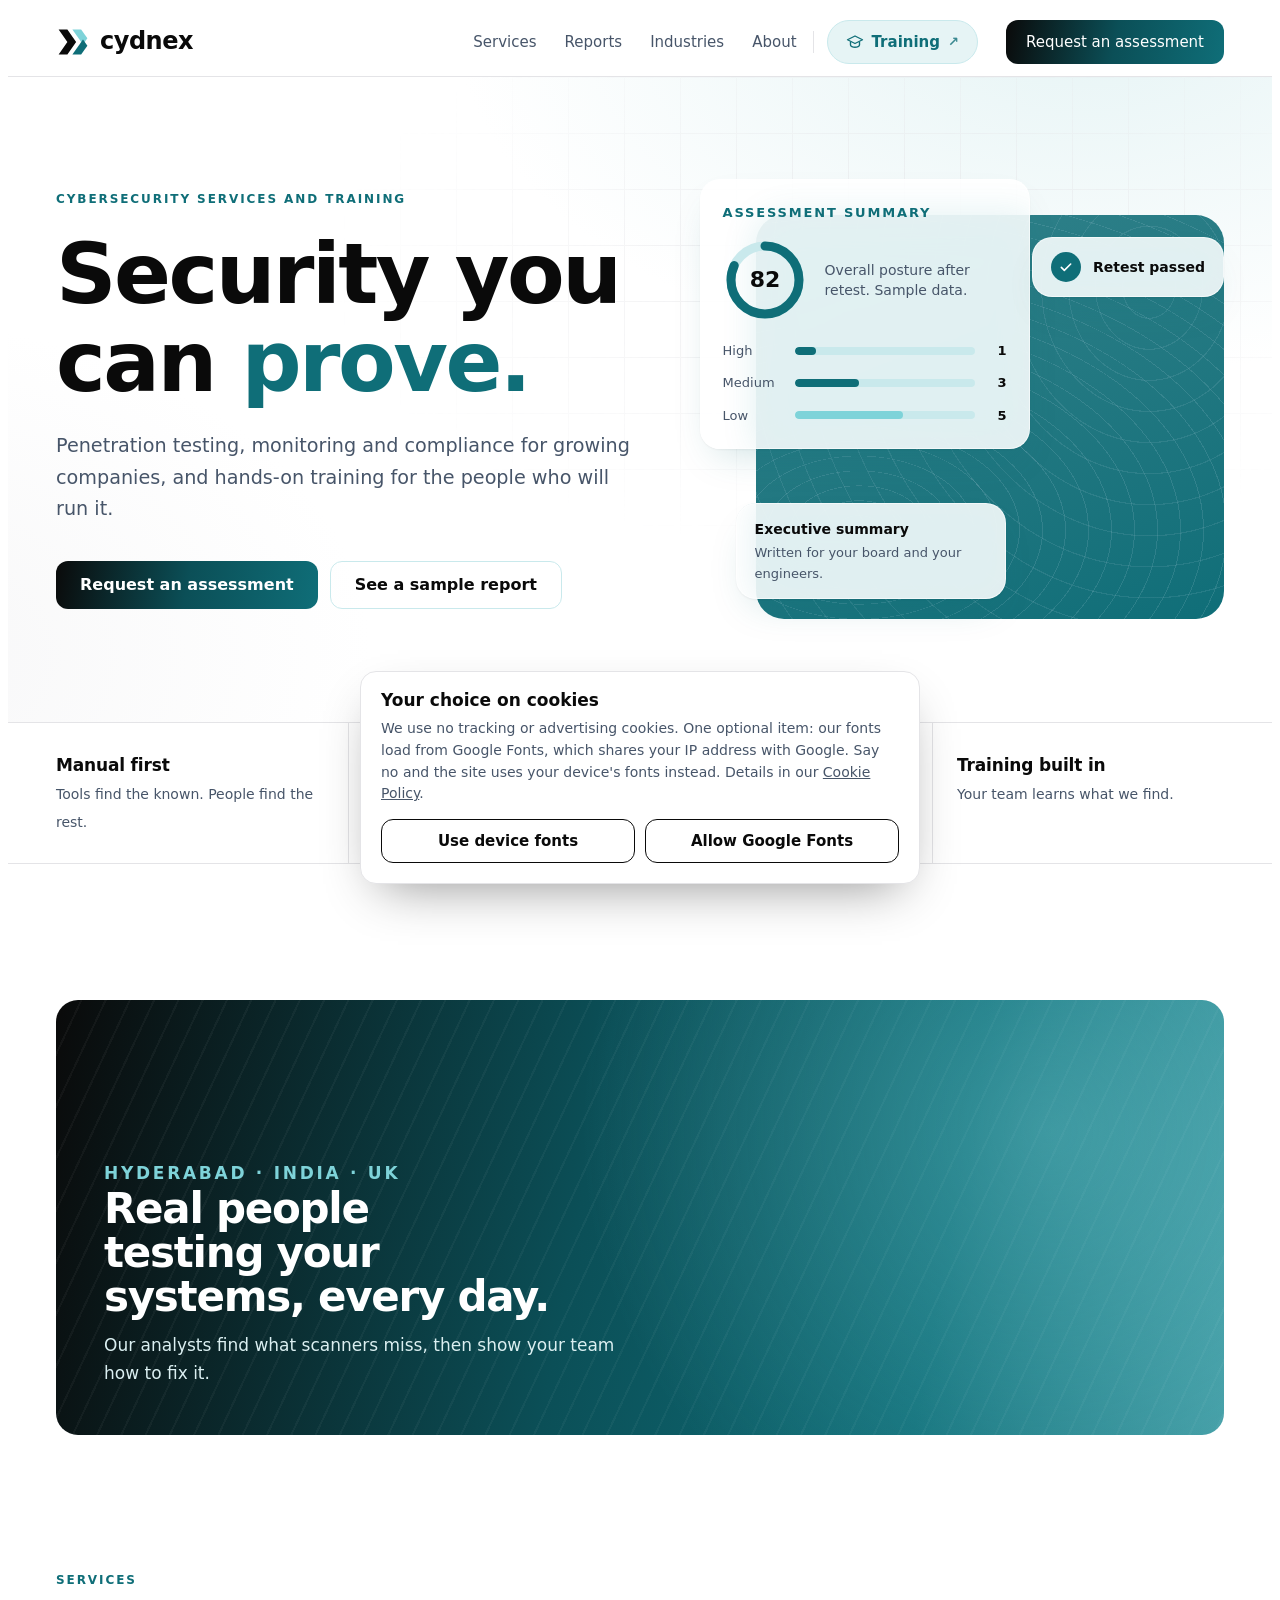
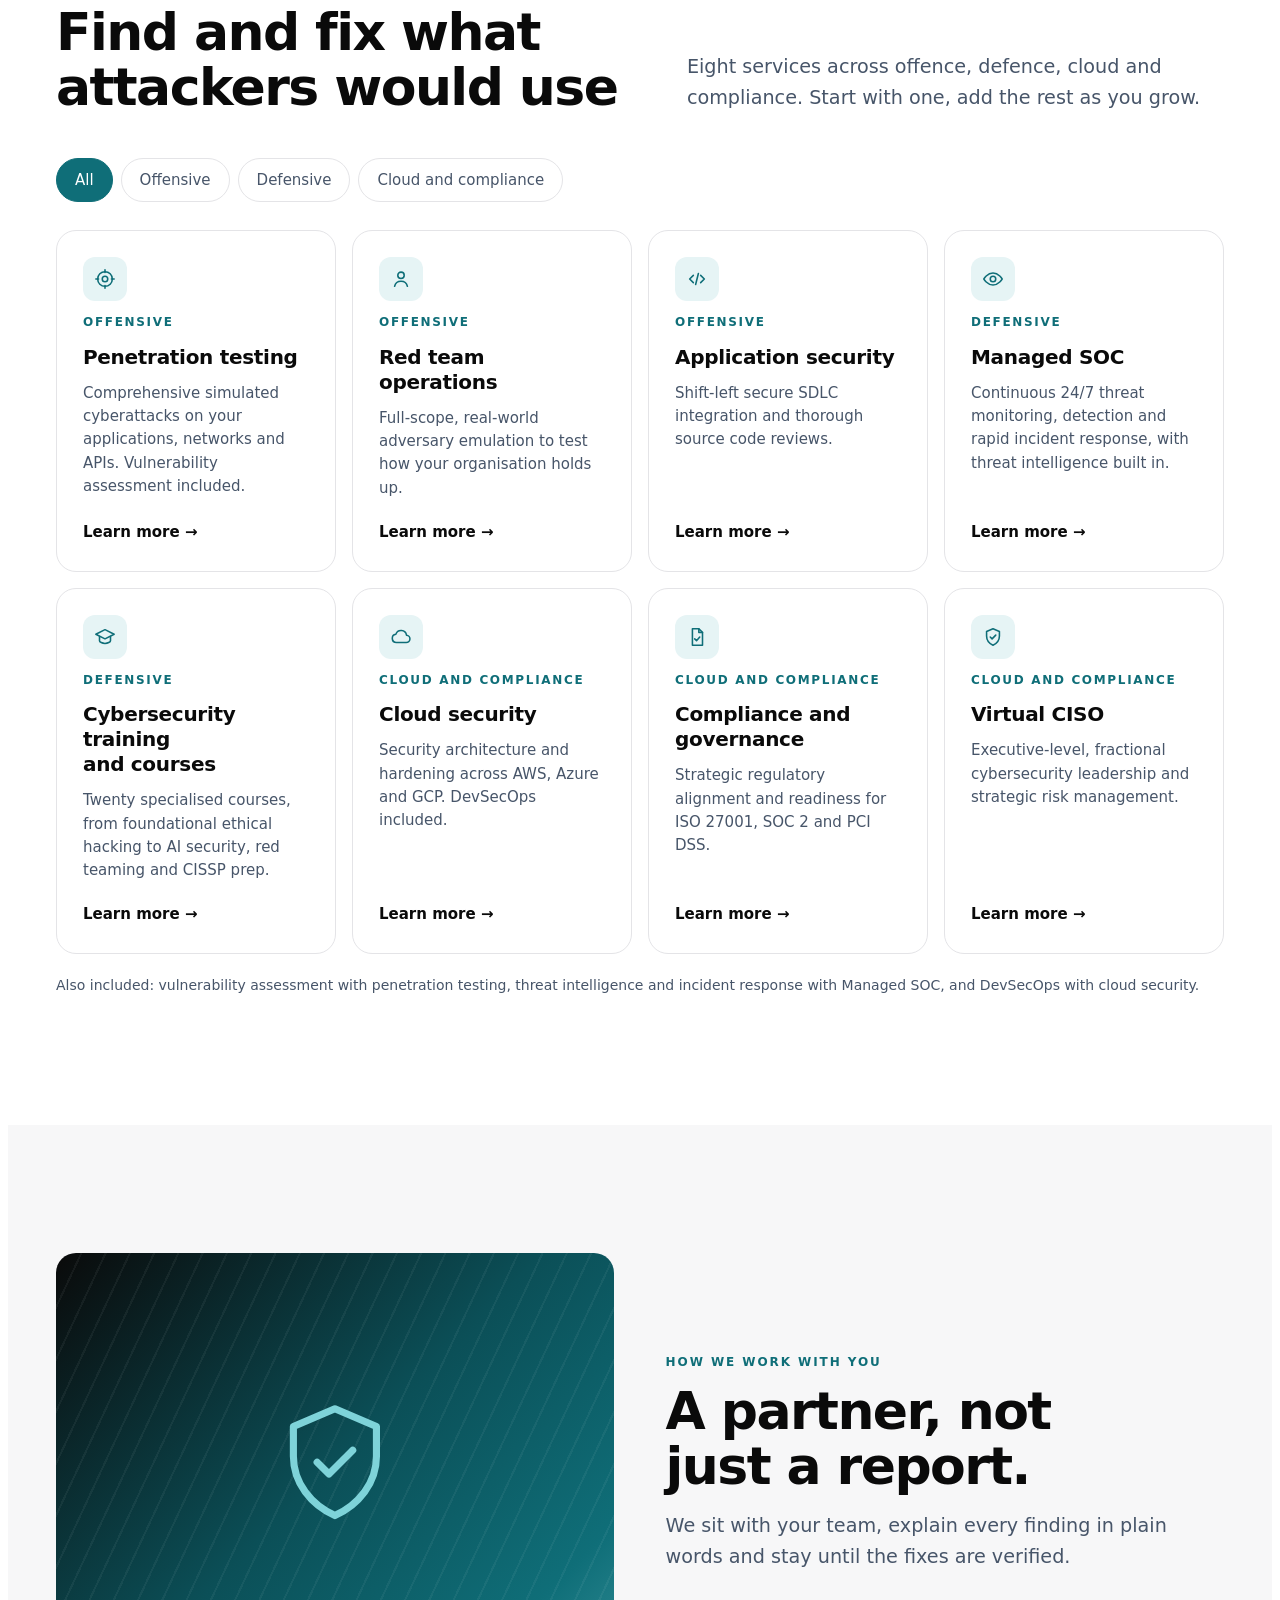
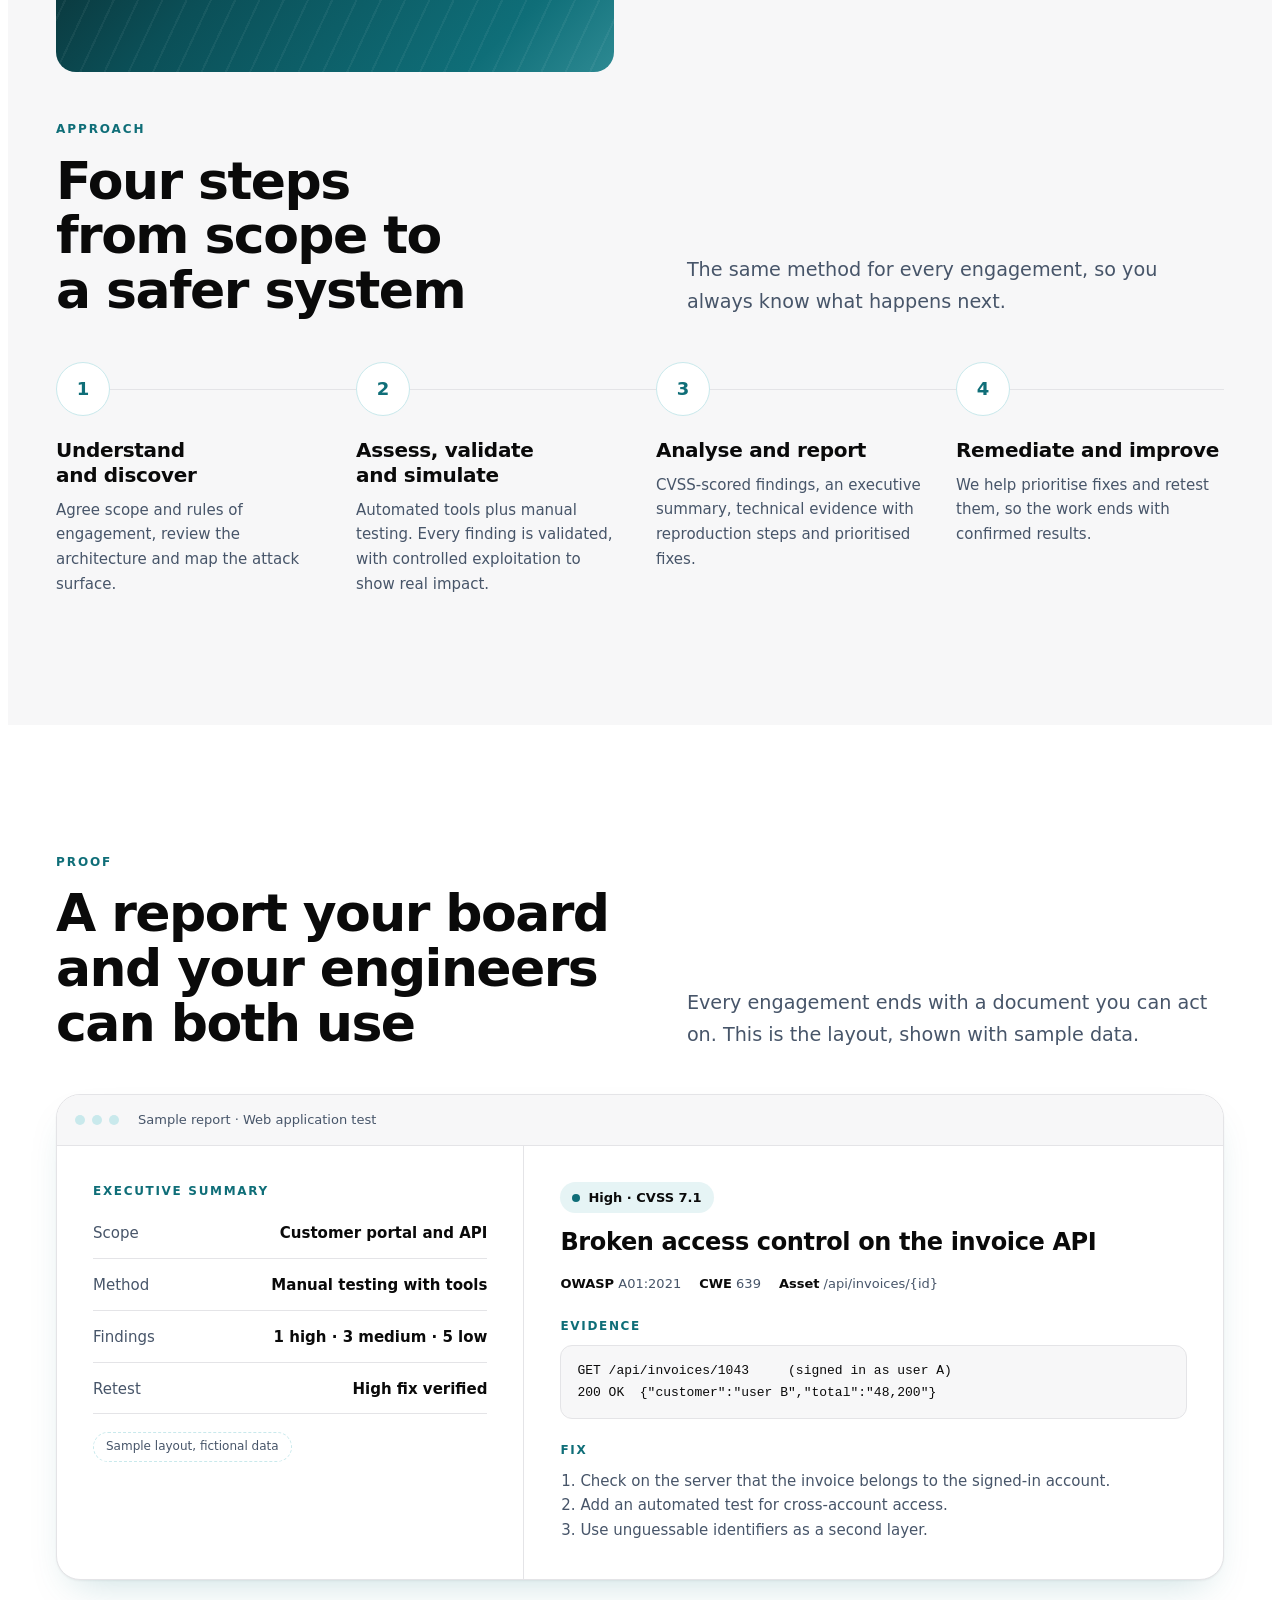
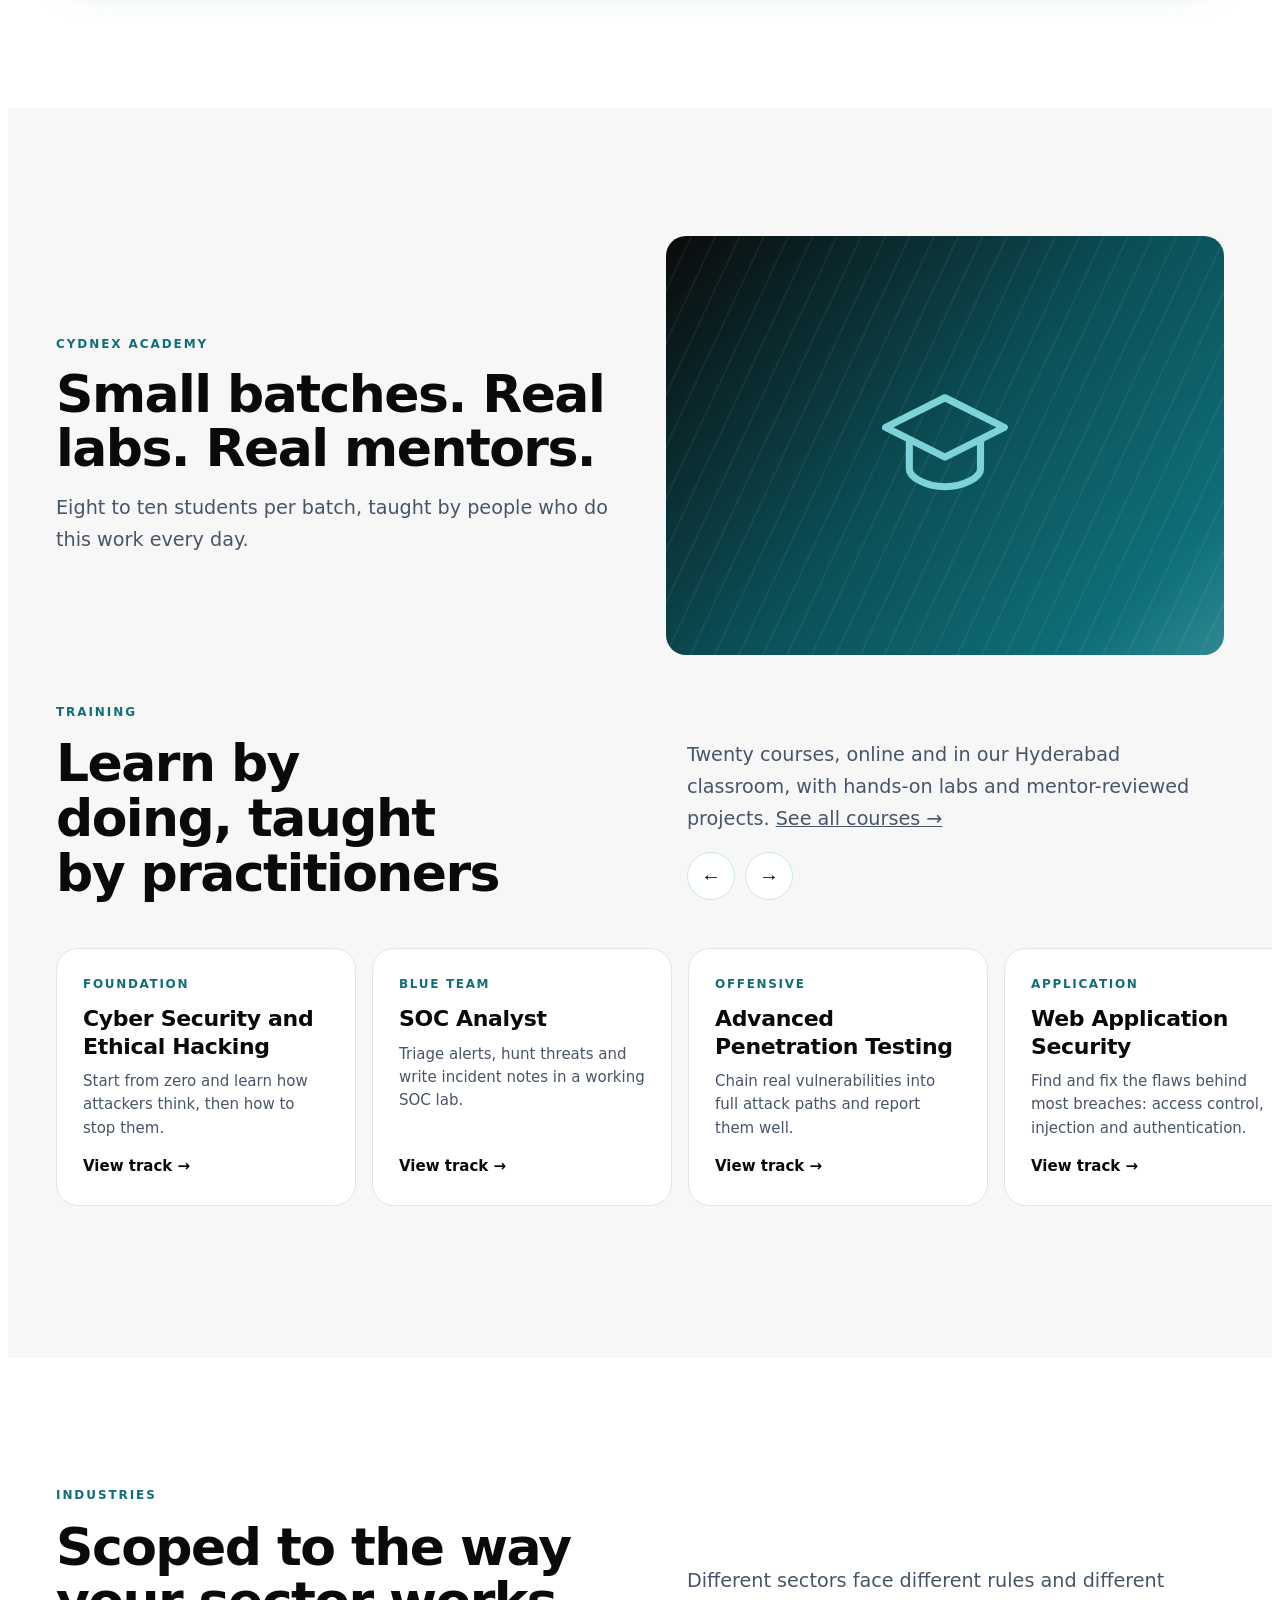
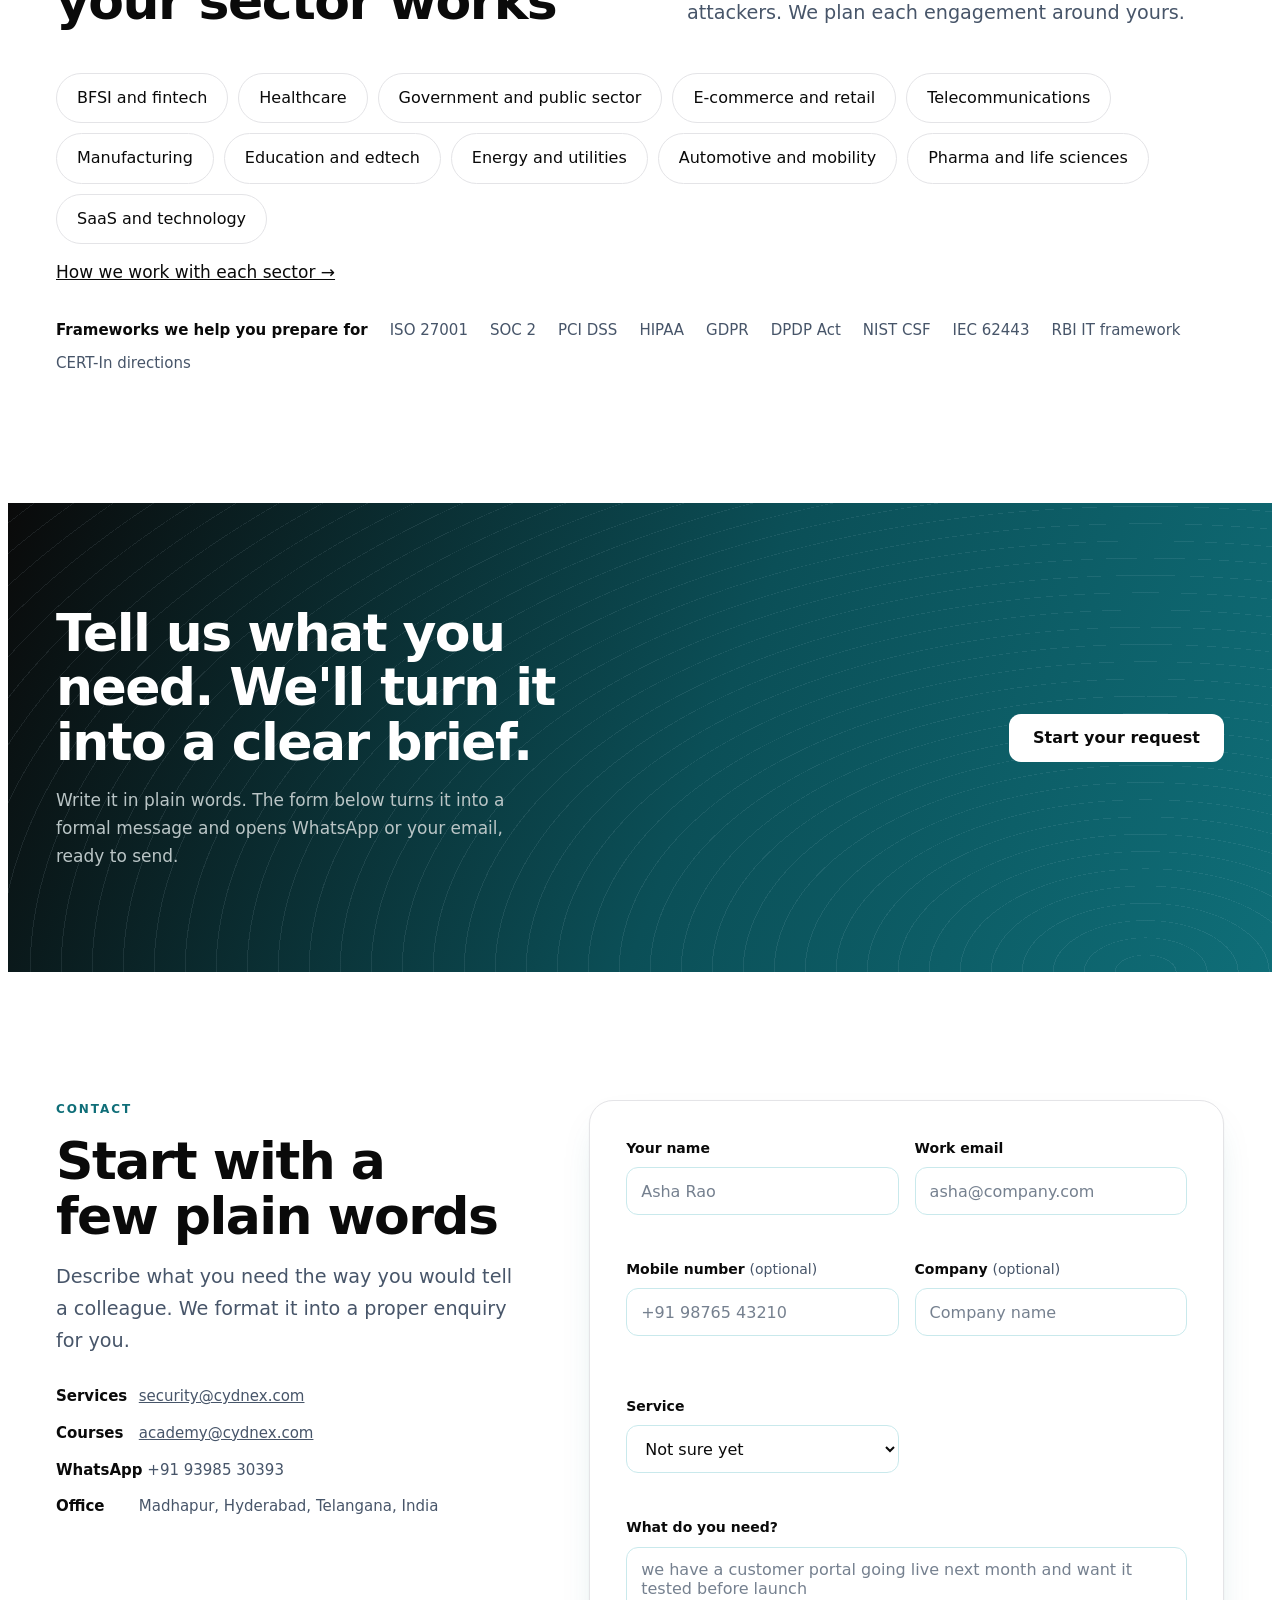
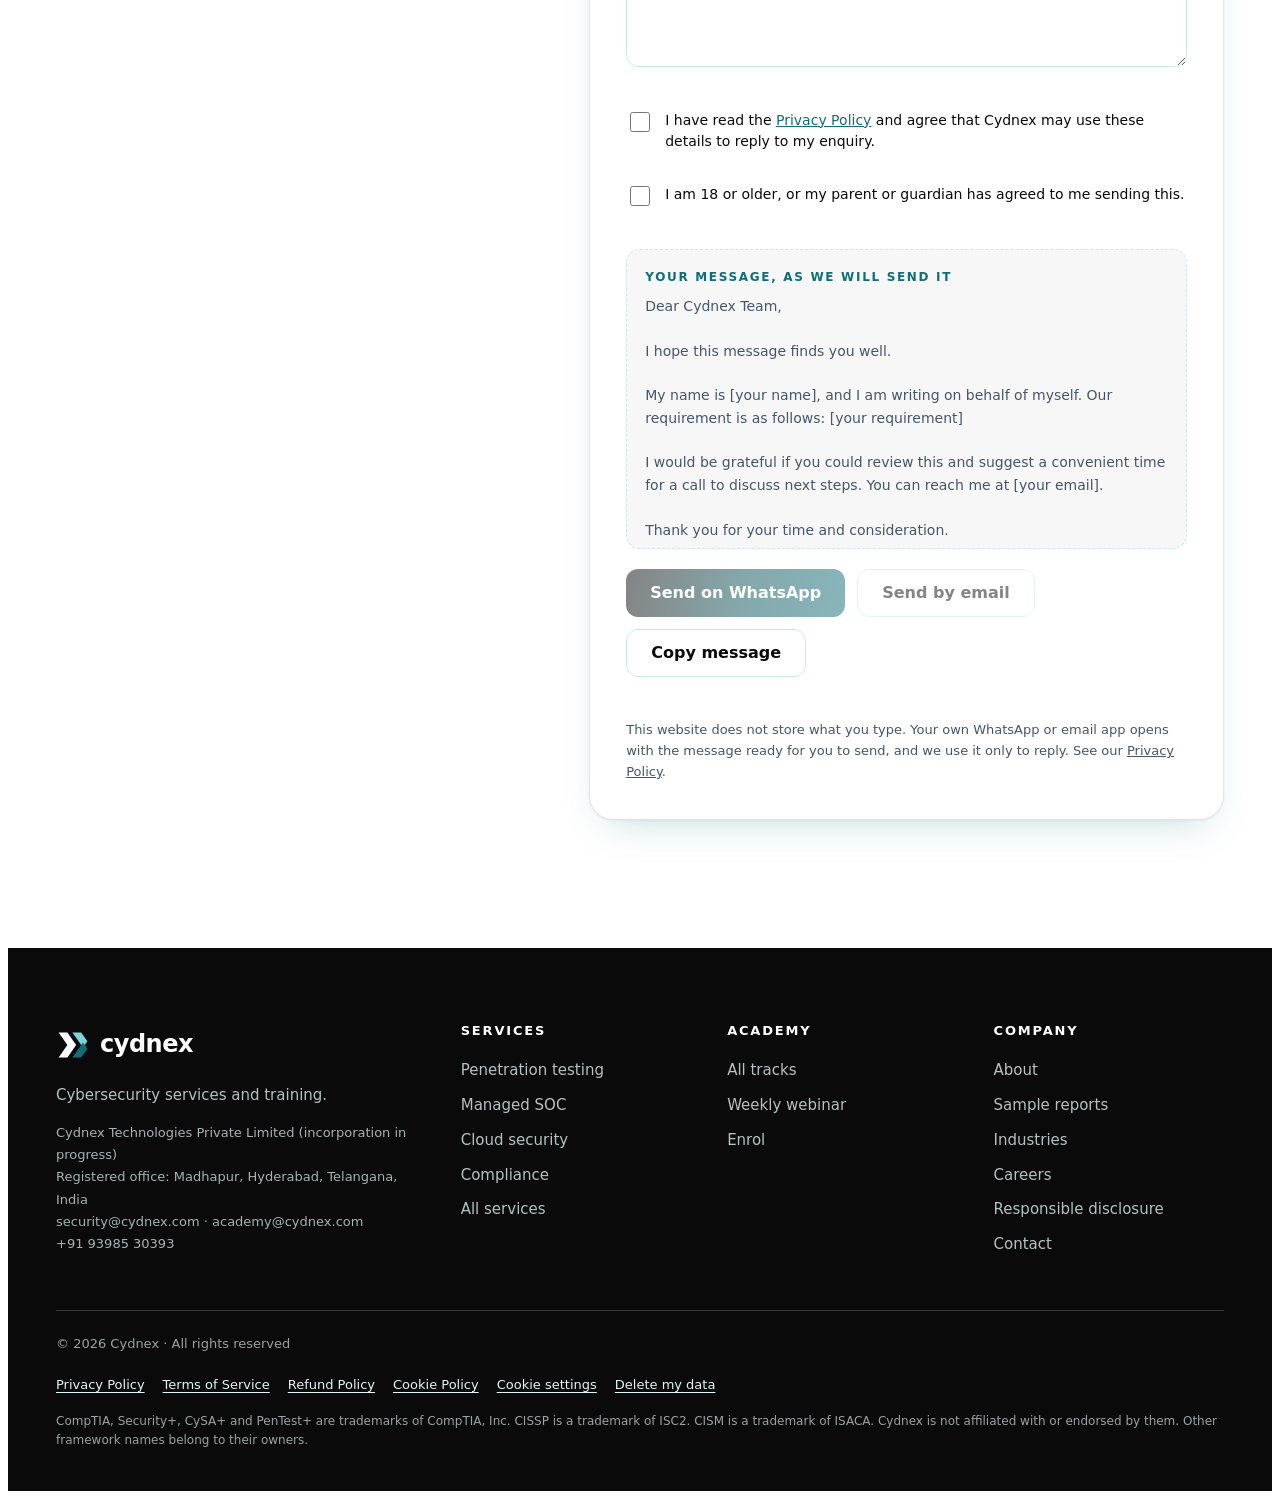
<file: index.html>
<!doctype html>
<html lang="en" data-theme="light">
<head>
<meta charset="utf-8">
<meta name="viewport" content="width=device-width, initial-scale=1">
<title>Cydnex · Control Your Defence Network</title>
<meta name="description" content="Cydnex is a cybersecurity company in Hyderabad, India: penetration testing, security services, IT solutions and hands-on cyber security courses at Cydnex Academy.">
<meta name="theme-color" content="#0f6e78">
<link rel="icon" href="favicon.svg" type="image/svg+xml">
<link rel="canonical" href="https://cydnex.com/">
<meta property="og:type" content="website">
<meta property="og:title" content="Cydnex · Control Your Defence Network">
<meta property="og:description" content="Cybersecurity services, IT solutions and training from Hyderabad, India.">
<meta property="og:url" content="https://cydnex.com/">
<link rel="stylesheet" href="styles.css?v=20261118c">
</head>
<body>
<svg width="0" height="0" style="position:absolute" aria-hidden="true" focusable="false"><defs>
<symbol id="i-shield" viewBox="0 0 24 24"><path d="M12 3l7 3v5c0 4.5-3 8.2-7 10-4-1.8-7-5.5-7-10V6z"/><path d="M9 12l2 2 4-4"/></symbol>
<symbol id="i-target" viewBox="0 0 24 24"><circle cx="12" cy="12" r="8"/><circle cx="12" cy="12" r="3"/><path d="M12 2v3M12 19v3M2 12h3M19 12h3"/></symbol>
<symbol id="i-code" viewBox="0 0 24 24"><path d="M8 8l-4 4 4 4M16 8l4 4-4 4M13.5 6l-3 12"/></symbol>
<symbol id="i-eye" viewBox="0 0 24 24"><path d="M2 12s3.6-6.5 10-6.5S22 12 22 12s-3.6 6.5-10 6.5S2 12 2 12z"/><circle cx="12" cy="12" r="3"/></symbol>
<symbol id="i-cap" viewBox="0 0 24 24"><path d="M2 9l10-5 10 5-10 5z"/><path d="M6 11.5V16c0 1.5 3 3 6 3s6-1.5 6-3v-4.5"/></symbol>
<symbol id="i-cloud" viewBox="0 0 24 24"><path d="M7 18a4.5 4.5 0 01-.6-8.96A6 6 0 0118 10a4 4 0 01-.5 8z"/></symbol>
<symbol id="i-doc" viewBox="0 0 24 24"><path d="M7 3h7l4 4v14H7z"/><path d="M14 3v4h4M9.5 14l2 2 3.5-4"/></symbol>
<symbol id="i-user" viewBox="0 0 24 24"><circle cx="12" cy="8" r="3.5"/><path d="M5 20c.8-3.6 3.6-5.5 7-5.5s6.2 1.9 7 5.5"/></symbol>
</defs></svg>


<a class="skip" href="#main">Skip to content</a>
<header class="top"><div class="wrap">
<a class="logo" href="index.html" aria-label="Cydnex home"><svg class="xmark" viewBox="0 0 108 96" aria-hidden="true"><path class="x1" d="M8 8 H36 L64 48 L36 88 H8 L36 48 Z"/><path d="M52 8 H80 L100 36 L86 56 Z" fill="#7ED3D9"/><path d="M86 40 L100 60 L80 88 H52 Z" fill="#0F6E78"/></svg><span class="wm">cydnex</span></a>
<a class="acad-mini" href="https://training.cydnex.com/" aria-label="Training: Cydnex Academy courses"><svg viewBox="0 0 24 24" width="16" height="16" fill="none" stroke="currentColor" stroke-width="1.8" stroke-linejoin="round" aria-hidden="true"><path d="M2 9l10-5 10 5-10 5z"/><path d="M6 11.5V16c0 1.5 3 3 6 3s6-1.5 6-3v-4.5"/></svg>Training</a>
<button class="menu" id="menu" aria-expanded="false" aria-controls="links" aria-label="Menu"><svg width="20" height="20" viewBox="0 0 24 24" fill="none" stroke="currentColor" stroke-width="2" stroke-linecap="round"><path d="M4 7h16M4 12h16M4 17h16"/></svg></button>
<nav class="links" id="links" aria-label="Main">
<a href="services.html">Services</a><a href="reports.html">Reports</a><a href="industries.html">Industries</a><a href="about.html">About</a>
<a class="acad-link" href="https://training.cydnex.com/" aria-label="Training: Cydnex Academy courses, opens our training site"><svg viewBox="0 0 24 24" width="18" height="18" fill="none" stroke="currentColor" stroke-width="1.8" stroke-linejoin="round" aria-hidden="true"><path d="M2 9l10-5 10 5-10 5z"/><path d="M6 11.5V16c0 1.5 3 3 6 3s6-1.5 6-3v-4.5"/></svg><span>Training</span><span class="ext" aria-hidden="true">↗</span></a>
<a class="btn" href="index.html#contact" style="min-height:44px;padding:0 20px;font-size:15px;color:var(--btnfg)">Request an assessment</a>
</nav></div></header>

<main id="main">
<section class="hero" id="top"><div class="wrap">
<div>
<p class="eyebrow rise">Cybersecurity services and training</p>
<h1 class="rise" style="--d:.08s">Security you can <em>prove.</em></h1>
<p class="lede rise" style="--d:.16s">Penetration testing, monitoring and compliance for growing companies, and hands-on training for the people who will run it.</p>
<div class="cta-row rise" style="--d:.24s"><a class="btn" href="#contact">Request an assessment</a><a class="btn ghost" href="reports.html">See a sample report</a></div>

</div>
<div class="stage rise" style="--d:.2s" aria-hidden="true">
<div class="pine"></div>
<div class="glass report"><h4>Assessment summary</h4>
<div class="score"><svg class="ring" viewBox="0 0 84 84"><circle class="bg" cx="42" cy="42" r="34"/><circle class="fg" cx="42" cy="42" r="34" style="stroke-dasharray:175 214"/><text x="42" y="49" text-anchor="middle">82</text></svg><p>Overall posture after retest. Sample data.</p></div>
<div class="bars">
<div class="bar"><span>High</span><i style="--w:12%;--c:var(--gi)"></i><b>1</b></div>
<div class="bar"><span>Medium</span><i style="--w:36%;--c:var(--blue)"></i><b>3</b></div>
<div class="bar"><span>Low</span><i style="--w:60%;--c:var(--sky)"></i><b>5</b></div></div></div>
<div class="glass chip1"><span class="tick"><svg viewBox="0 0 24 24"><path d="M5 12.5l4.5 4.5L19 7.5"/></svg></span>Retest passed</div>
<div class="glass chip2"><b>Executive summary</b><small>Written for your board and your engineers.</small></div>
</div></div></section>

<section class="strip" aria-label="How we work"><div class="wrap">
<div><b>Manual first</b><span>Tools find the known. People find the rest.</span></div>
<div><b>Findings with proof</b><span>Every issue reproduced and explained.</span></div>
<div><b>Two readers, one report</b><span>A summary for leaders, detail for engineers.</span></div>
<div><b>Training built in</b><span>Your team learns what we find.</span></div>
</div></section>

<section class="sec" aria-label="Our team" style="padding-bottom:0"><div class="wrap"><div class="photo"><div class="cap"><p class="eyebrow" style="color:#7ed3d9">Hyderabad · India · UK</p><h2>Real people testing your systems, every day.</h2><p>Our analysts find what scanners miss, then show your team how to fix it.</p></div></div></div></section>
<section class="sec" id="services"><div class="wrap">
<div class="head"><div><p class="eyebrow">Services</p><h2>Find and fix what attackers would use</h2></div><p class="lede">Eight services across offence, defence, cloud and compliance. Start with one, add the rest as you grow.</p></div>
<div class="chips" role="group" aria-label="Filter services">
<button class="chip" data-f="all" aria-pressed="true">All</button><button class="chip" data-f="off" aria-pressed="false">Offensive</button><button class="chip" data-f="def" aria-pressed="false">Defensive</button><button class="chip" data-f="cloud" aria-pressed="false">Cloud and compliance</button></div>
<div class="grid" id="grid">
<article class="card" data-g="off"><span class="ico"><svg viewBox="0 0 24 24"><use href="#i-target"/></svg></span><small>Offensive</small><h3>Penetration testing</h3><p>Comprehensive simulated cyberattacks on your applications, networks and APIs. Vulnerability assessment included.</p><a class="more" href="services.html#pentest">Learn more →</a></article>
<article class="card" data-g="off"><span class="ico"><svg viewBox="0 0 24 24"><use href="#i-user"/></svg></span><small>Offensive</small><h3>Red team operations</h3><p>Full-scope, real-world adversary emulation to test how your organisation holds up.</p><a class="more" href="services.html#redteam">Learn more →</a></article>
<article class="card" data-g="off"><span class="ico"><svg viewBox="0 0 24 24"><use href="#i-code"/></svg></span><small>Offensive</small><h3>Application security</h3><p>Shift-left secure SDLC integration and thorough source code reviews.</p><a class="more" href="services.html#appsec">Learn more →</a></article>
<article class="card" data-g="def"><span class="ico"><svg viewBox="0 0 24 24"><use href="#i-eye"/></svg></span><small>Defensive</small><h3>Managed SOC</h3><p>Continuous 24/7 threat monitoring, detection and rapid incident response, with threat intelligence built in.</p><a class="more" href="services.html#soc">Learn more →</a></article>
<article class="card" data-g="def"><span class="ico"><svg viewBox="0 0 24 24"><use href="#i-cap"/></svg></span><small>Defensive</small><h3>Cybersecurity training and courses</h3><p>Twenty specialised courses, from foundational ethical hacking to AI security, red teaming and CISSP prep.</p><a class="more" href="https://training.cydnex.com/">Learn more →</a></article>
<article class="card" data-g="cloud"><span class="ico"><svg viewBox="0 0 24 24"><use href="#i-cloud"/></svg></span><small>Cloud and compliance</small><h3>Cloud security</h3><p>Security architecture and hardening across AWS, Azure and GCP. DevSecOps included.</p><a class="more" href="services.html#cloud">Learn more →</a></article>
<article class="card" data-g="cloud"><span class="ico"><svg viewBox="0 0 24 24"><use href="#i-doc"/></svg></span><small>Cloud and compliance</small><h3>Compliance and governance</h3><p>Strategic regulatory alignment and readiness for ISO 27001, SOC 2 and PCI DSS.</p><a class="more" href="services.html#compliance">Learn more →</a></article>
<article class="card" data-g="cloud"><span class="ico"><svg viewBox="0 0 24 24"><use href="#i-shield"/></svg></span><small>Cloud and compliance</small><h3>Virtual CISO</h3><p>Executive-level, fractional cybersecurity leadership and strategic risk management.</p><a class="more" href="services.html#vciso">Learn more →</a></article>
</div>
<p class="more-note">Also included: vulnerability assessment with penetration testing, threat intelligence and incident response with Managed SOC, and DevSecOps with cloud security.</p>
</div></section>

<section class="sec alt" id="approach"><div class="wrap"><div class="split"><div class="gpanel" aria-hidden="true"><svg viewBox="0 0 24 24"><use href="#i-shield"/></svg></div><div><p class="eyebrow">How we work with you</p><h2 style="margin-top:12px">A partner, not just a report.</h2><p class="lede" style="margin-top:16px">We sit with your team, explain every finding in plain words and stay until the fixes are verified.</p></div></div>
<div class="head"><div><p class="eyebrow">Approach</p><h2>Four steps from scope to a safer system</h2></div><p class="lede">The same method for every engagement, so you always know what happens next.</p></div>
<ol class="steps" id="steps" style="list-style:none;padding:0;margin:0">
<li class="step"><span class="n">1</span><h3>Understand and discover</h3><p>Agree scope and rules of engagement, review the architecture and map the attack surface.</p></li>
<li class="step"><span class="n">2</span><h3>Assess, validate and simulate</h3><p>Automated tools plus manual testing. Every finding is validated, with controlled exploitation to show real impact.</p></li>
<li class="step"><span class="n">3</span><h3>Analyse and report</h3><p>CVSS-scored findings, an executive summary, technical evidence with reproduction steps and prioritised fixes.</p></li>
<li class="step"><span class="n">4</span><h3>Remediate and improve</h3><p>We help prioritise fixes and retest them, so the work ends with confirmed results.</p></li>
</ol></div></section>

<section class="sec" id="proof"><div class="wrap">
<div class="head"><div><p class="eyebrow">Proof</p><h2>A report your board and your engineers can both use</h2></div><p class="lede">Every engagement ends with a document you can act on. This is the layout, shown with sample data.</p></div>
<div class="frame"><div class="bar2"><i></i><i></i><i></i><span>Sample report · Web application test</span></div>
<div class="body">
<div class="pane"><p class="sub" style="margin-top:0">Executive summary</p>
<div class="stack">
<div class="kv"><span>Scope</span><b>Customer portal and API</b></div>
<div class="kv"><span>Method</span><b>Manual testing with tools</b></div>
<div class="kv"><span>Findings</span><b>1 high · 3 medium · 5 low</b></div>
<div class="kv"><span>Retest</span><b>High fix verified</b></div></div>
<span class="tag">Sample layout, fictional data</span></div>
<div class="pane"><span class="sev">High · CVSS 7.1</span><h3 style="margin-top:14px;font-size:24px">Broken access control on the invoice API</h3>
<div class="meta"><span><b>OWASP</b> A01:2021</span><span><b>CWE</b> 639</span><span><b>Asset</b> /api/invoices/{id}</span></div>
<p class="sub" style="margin-top:0">Evidence</p>
<pre class="code">GET /api/invoices/1043     (signed in as user A)
200 OK  {"customer":"user B","total":"48,200"}</pre>
<p class="sub">Fix</p>
<ol class="fix"><li>Check on the server that the invoice belongs to the signed-in account.</li><li>Add an automated test for cross-account access.</li><li>Use unguessable identifiers as a second layer.</li></ol></div>
</div></div></div></section>

<section class="sec alt" id="training"><div class="wrap"><div class="split"><div><p class="eyebrow">Cydnex Academy</p><h2 style="margin-top:12px">Small batches. Real labs. Real mentors.</h2><p class="lede" style="margin-top:16px">Eight to ten students per batch, taught by people who do this work every day.</p></div><div class="gpanel" aria-hidden="true"><svg viewBox="0 0 24 24"><use href="#i-cap"/></svg></div></div>
<div class="head"><div><p class="eyebrow">Training</p><h2>Learn by doing, taught by practitioners</h2></div><div style="display:grid;gap:18px;justify-items:start"><p class="lede">Twenty courses, online and in our Hyderabad classroom, with hands-on labs and mentor-reviewed projects. <a href="https://training.cydnex.com/">See all courses →</a></p><div class="railnav"><button id="prev" aria-label="Previous tracks">←</button><button id="next" aria-label="Next tracks">→</button></div></div></div></div>
<div class="rail" id="rail" tabindex="0" aria-label="Training tracks, scroll sideways">
<article class="course"><small>Foundation</small><h3>Cyber Security and Ethical Hacking</h3><p>Start from zero and learn how attackers think, then how to stop them.</p><a class="go" href="https://training.cydnex.com/#courses">View track →</a></article>
<article class="course"><small>Blue team</small><h3>SOC Analyst</h3><p>Triage alerts, hunt threats and write incident notes in a working SOC lab.</p><a class="go" href="https://training.cydnex.com/#courses">View track →</a></article>
<article class="course"><small>Offensive</small><h3>Advanced Penetration Testing</h3><p>Chain real vulnerabilities into full attack paths and report them well.</p><a class="go" href="https://training.cydnex.com/#courses">View track →</a></article>
<article class="course"><small>Application</small><h3>Web Application Security</h3><p>Find and fix the flaws behind most breaches: access control, injection and authentication.</p><a class="go" href="https://training.cydnex.com/#courses">View track →</a></article>
<article class="course"><small>Offensive</small><h3>Bug Bounty and Bug Hunting</h3><p>Recon, triage and write reports that programmes accept.</p><a class="go" href="https://training.cydnex.com/#courses">View track →</a></article>
<article class="course"><small>Response</small><h3>Digital Forensics and Incident Response</h3><p>Collect evidence, reconstruct an intrusion and lead the response.</p><a class="go" href="https://training.cydnex.com/#courses">View track →</a></article>
<article class="course"><small>Cloud</small><h3>Cloud Security (AWS and Azure)</h3><p>Secure identities, networks and storage in the two biggest clouds.</p><a class="go" href="https://training.cydnex.com/#courses">View track →</a></article>
<article class="course"><small>Certification</small><h3>Security+ Exam Prep</h3><p>Cover the exam domains with practice questions and labs.</p><a class="go" href="https://training.cydnex.com/#courses">View track →</a></article>
<article class="course live"><small>Free</small><h3>Weekly live webinar</h3><p>A free session on a current attack or career topic. Ask your questions live.</p><a class="go" href="https://training.cydnex.com/#webinar">Reserve a seat →</a></article>
</div></section>

<section class="sec" id="industries"><div class="wrap">
<div class="head"><div><p class="eyebrow">Industries</p><h2>Scoped to the way your sector works</h2></div><p class="lede">Different sectors face different rules and different attackers. We plan each engagement around yours.</p></div>
<div class="pills"><span>BFSI and fintech</span><span>Healthcare</span><span>Government and public sector</span><span>E-commerce and retail</span><span>Telecommunications</span><span>Manufacturing</span><span>Education and edtech</span><span>Energy and utilities</span><span>Automotive and mobility</span><span>Pharma and life sciences</span><span>SaaS and technology</span></div><p style="margin-top:14px"><a class="more" href="industries.html">How we work with each sector →</a></p>
<p class="std"><b>Frameworks we help you prepare for</b><span>ISO 27001</span><span>SOC 2</span><span>PCI DSS</span><span>HIPAA</span><span>GDPR</span><span>DPDP Act</span><span>NIST CSF</span><span>IEC 62443</span><span>RBI IT framework</span><span>CERT-In directions</span></p>
</div></section>

<section class="band sec" style="padding-block:clamp(64px,8vw,104px)"><div class="wrap">
<div><h2>Tell us what you need. We'll turn it into a clear brief.</h2><p>Write it in plain words. The form below turns it into a formal message and opens WhatsApp or your email, ready to send.</p></div>
<a class="btn" href="#contact">Start your request</a></div></section>

<section class="sec" id="contact"><div class="wrap contact">
<div><p class="eyebrow">Contact</p><h2>Start with a few plain words</h2>
<p class="lede">Describe what you need the way you would tell a colleague. We format it into a proper enquiry for you.</p>
<div class="facts"><p><b>Services</b> <a href="mailto:security@cydnex.com">security@cydnex.com</a></p><p><b>Courses</b> <a href="mailto:academy@cydnex.com">academy@cydnex.com</a></p><p><b>WhatsApp</b> <span data-phone>+91 93985 30393</span></p><p><b>Office</b> Madhapur, Hyderabad, Telangana, India</p></div></div>
<form class="form" id="form" novalidate>
<div class="f2"><div class="fld"><label for="n">Your name</label><input id="n" autocomplete="name" placeholder="Asha Rao"><span class="err" id="n-e"></span></div>
<div class="fld"><label for="e">Work email</label><input id="e" type="email" autocomplete="email" placeholder="asha@company.com"><span class="err" id="e-e"></span></div></div>
<div class="f2"><div class="fld"><label for="p">Mobile number <span style="font-weight:400;color:var(--mut)">(optional)</span></label><input id="p" type="tel" autocomplete="tel" inputmode="tel" placeholder="+91 98765 43210"><span class="err" id="p-e"></span></div>
<div class="fld"><label for="c">Company <span style="font-weight:400;color:var(--mut)">(optional)</span></label><input id="c" autocomplete="organization" placeholder="Company name"><span class="err" id="c-e"></span></div>
<div class="fld"><label for="s">Service</label><select id="s"><option value="">Not sure yet</option><option>Penetration testing</option><option>Red team operations</option><option>Application security</option><option>Managed SOC</option><option>Security training</option><option>Cloud security</option><option>Compliance and governance</option><option>Virtual CISO</option></select><span class="err"></span></div></div>
<div class="fld"><label for="r">What do you need?</label><textarea id="r" placeholder="we have a customer portal going live next month and want it tested before launch"></textarea><span class="err" id="r-e"></span></div>
<div class="consent"><label class="cb"><input type="checkbox" id="pc"><span>I have read the <a href="privacy.html">Privacy Policy</a> and agree that Cydnex may use these details to reply to my enquiry.</span></label><span class="err" id="pc-e"></span>
<label class="cb"><input type="checkbox" id="ag"><span>I am 18 or older, or my parent or guardian has agreed to me sending this.</span></label><span class="err" id="ag-e"></span></div>
<div class="preview" id="pv" tabindex="0" aria-label="Message preview"><b>Your message, as we will send it</b><span id="pvt"></span></div>
<div class="send"><a class="btn" id="wa" href="#contact" target="_blank" rel="noopener" aria-disabled="true">Send on WhatsApp</a><a class="btn ghost" id="em" href="#contact" aria-disabled="true">Send by email</a><button class="btn ghost" type="button" id="cp">Copy message</button></div>
<p class="status" id="st" role="status" aria-live="polite"></p>
<p class="fine">This website does not store what you type. Your own WhatsApp or email app opens with the message ready for you to send, and we use it only to reply. See our <a href="privacy.html">Privacy Policy</a>.</p>
</form></div></section>
</main>

<footer><div class="wrap"><div class="cols">
<div><a class="logo" href="index.html"><svg class="xmark" viewBox="0 0 108 96" aria-hidden="true"><path class="x1" d="M8 8 H36 L64 48 L36 88 H8 L36 48 Z"/><path d="M52 8 H80 L100 36 L86 56 Z" fill="#7ED3D9"/><path d="M86 40 L100 60 L80 88 H52 Z" fill="#0F6E78"/></svg><span class="wm">cydnex</span></a><p style="max-width:36ch;color:color-mix(in srgb,var(--bandfg) 78%,var(--band))">Cybersecurity services and training.</p><address class="biz">Cydnex Technologies Private Limited (incorporation in progress)<br>Registered office: Madhapur, Hyderabad, Telangana, India<br><a href="mailto:security@cydnex.com">security@cydnex.com</a> · <a href="mailto:academy@cydnex.com">academy@cydnex.com</a><br><a href="tel:+919398530393">+91 93985 30393</a></address></div>
<div><b>Services</b><a href="services.html#pentest">Penetration testing</a><a href="services.html#soc">Managed SOC</a><a href="services.html#cloud">Cloud security</a><a href="services.html#compliance">Compliance</a><a href="services.html">All services</a></div>
<div><b>Academy</b><a href="https://training.cydnex.com/">All tracks</a><a href="https://training.cydnex.com/#webinar">Weekly webinar</a><a href="https://training.cydnex.com/#enquire">Enrol</a></div>
<div><b>Company</b><a href="about.html">About</a><a href="reports.html">Sample reports</a><a href="industries.html">Industries</a><a href="careers.html">Careers</a><a href="disclosure.html">Responsible disclosure</a><a href="index.html#contact">Contact</a></div></div>
<p class="legal">© 2026 <span data-b>Cydnex</span> · All rights reserved</p><nav class="legal-links" aria-label="Legal"><a href="privacy.html">Privacy Policy</a><a href="terms.html">Terms of Service</a><a href="refund.html">Refund Policy</a><a href="cookies.html">Cookie Policy</a><button type="button" id="cset">Cookie settings</button><a href="privacy.html#delete">Delete my data</a></nav><p class="tm">CompTIA, Security+, CySA+ and PenTest+ are trademarks of CompTIA, Inc. CISSP is a trademark of ISC2. CISM is a trademark of ISACA. Cydnex is not affiliated with or endorsed by them. Other framework names belong to their owners.</p></div></footer>


<div class="ck" id="ck" role="dialog" aria-labelledby="ck-h" aria-describedby="ck-p" hidden><h2 id="ck-h">Your choice on cookies</h2><p id="ck-p">We use no tracking or advertising cookies. One optional item: our fonts load from Google Fonts, which shares your IP address with Google. Say no and the site uses your device's fonts instead. Details in our <a href="cookies.html">Cookie Policy</a>.</p><div class="row"><button type="button" id="ck-no">Use device fonts</button><button type="button" id="ck-yes">Allow Google Fonts</button></div></div>

<script src="app.js?v=20261118c" defer></script>
</body>
</html>
</file>
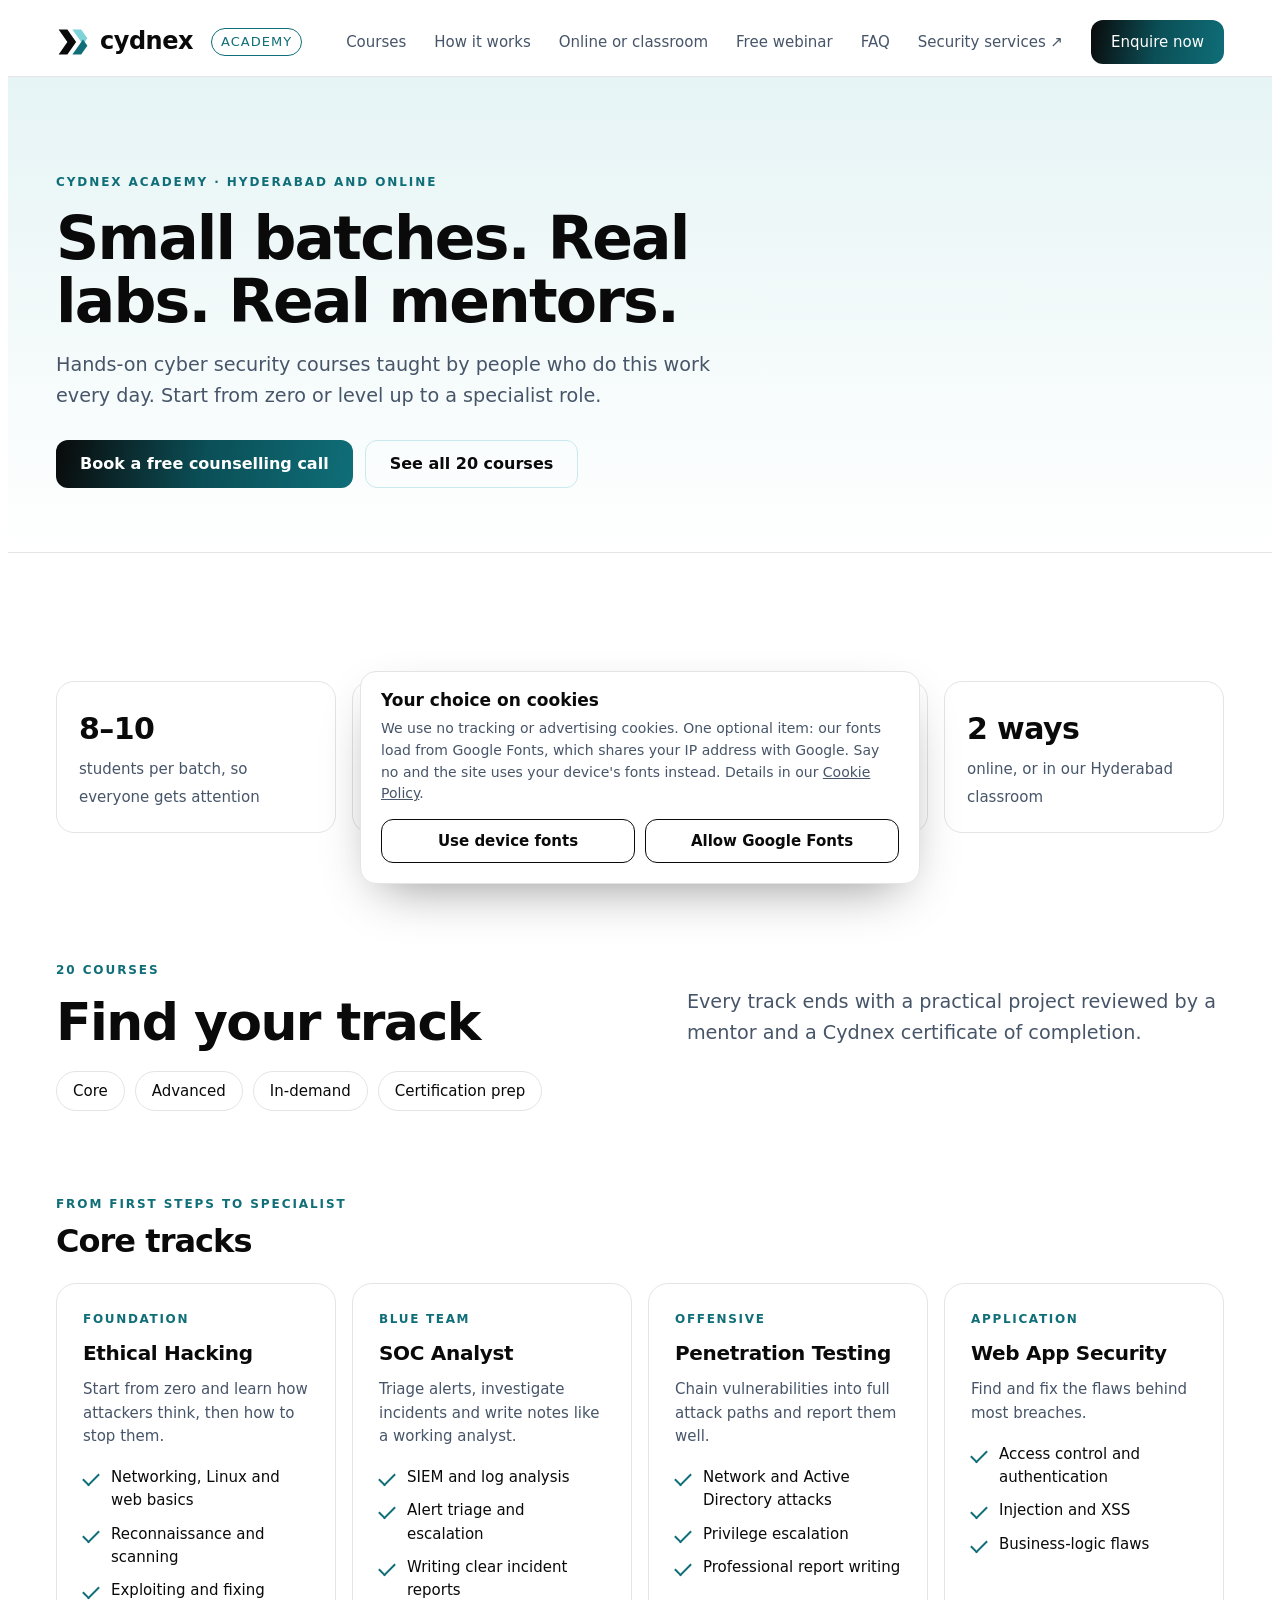
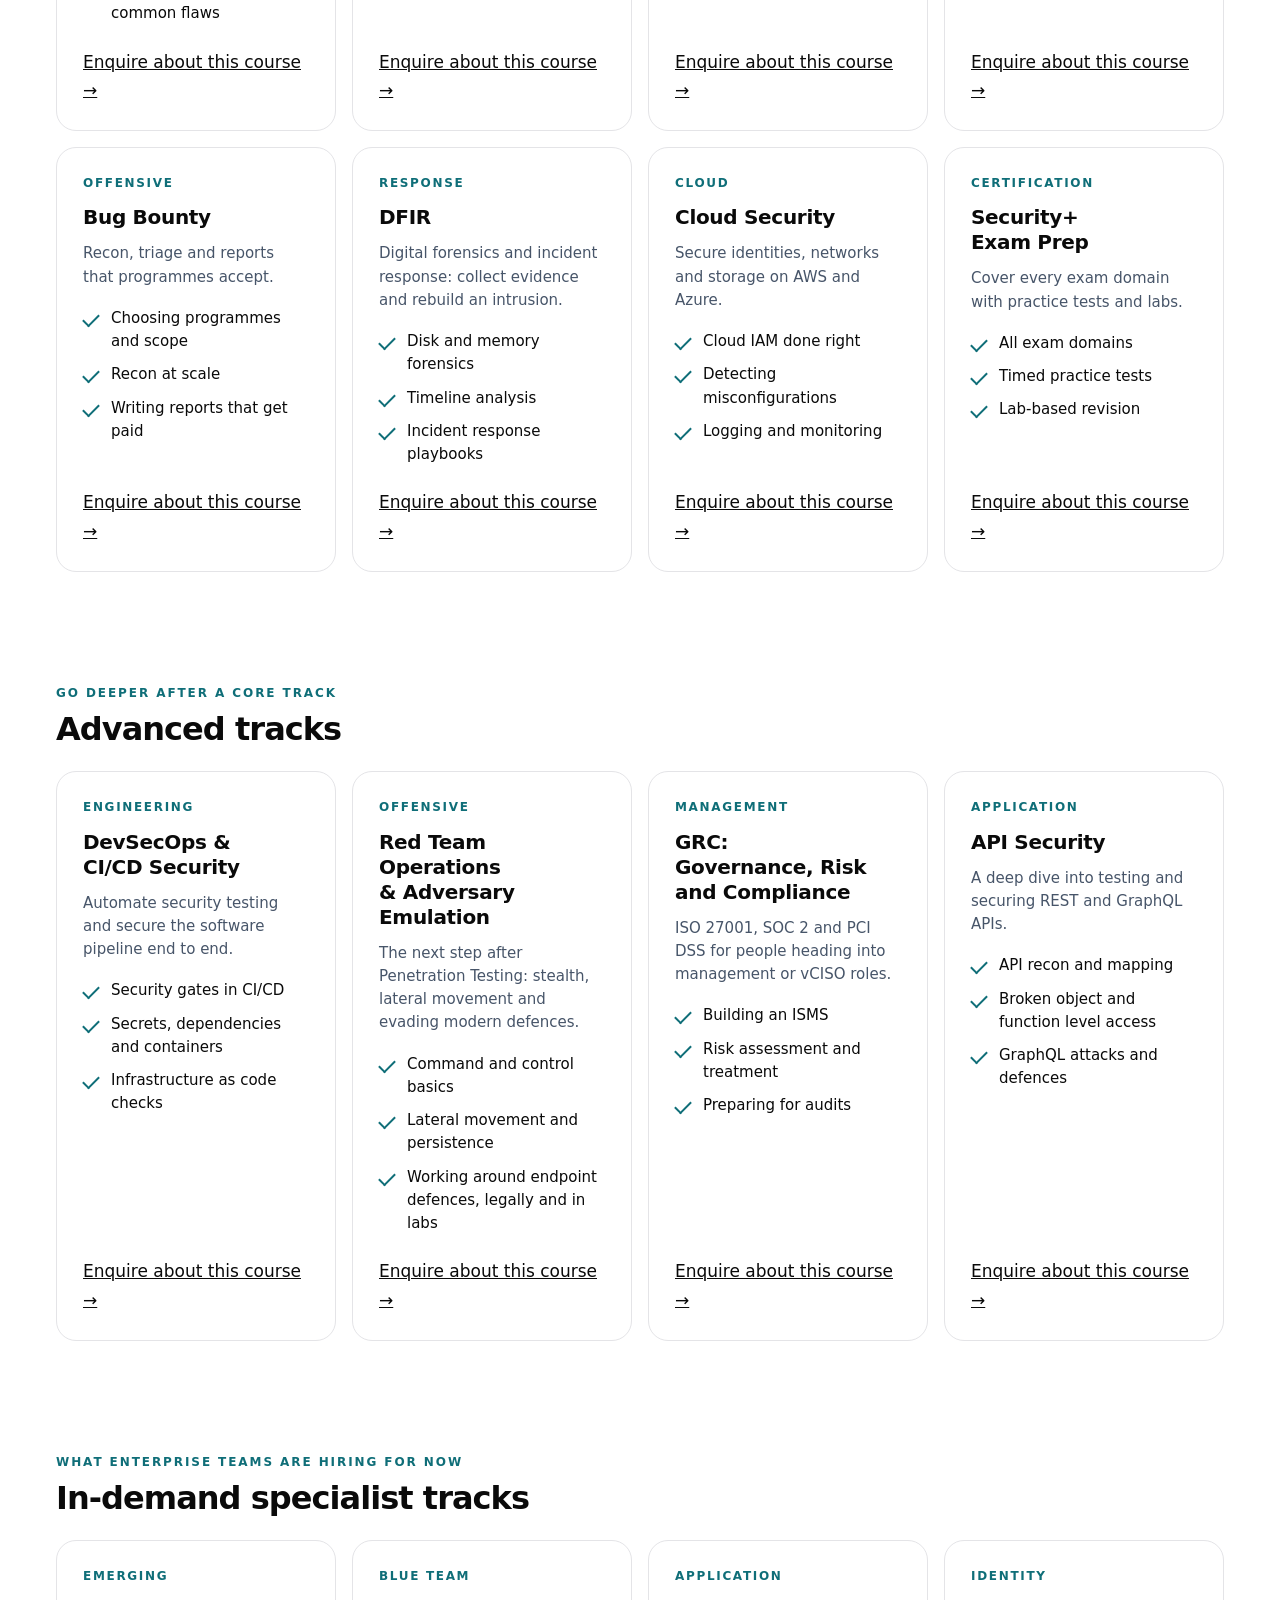
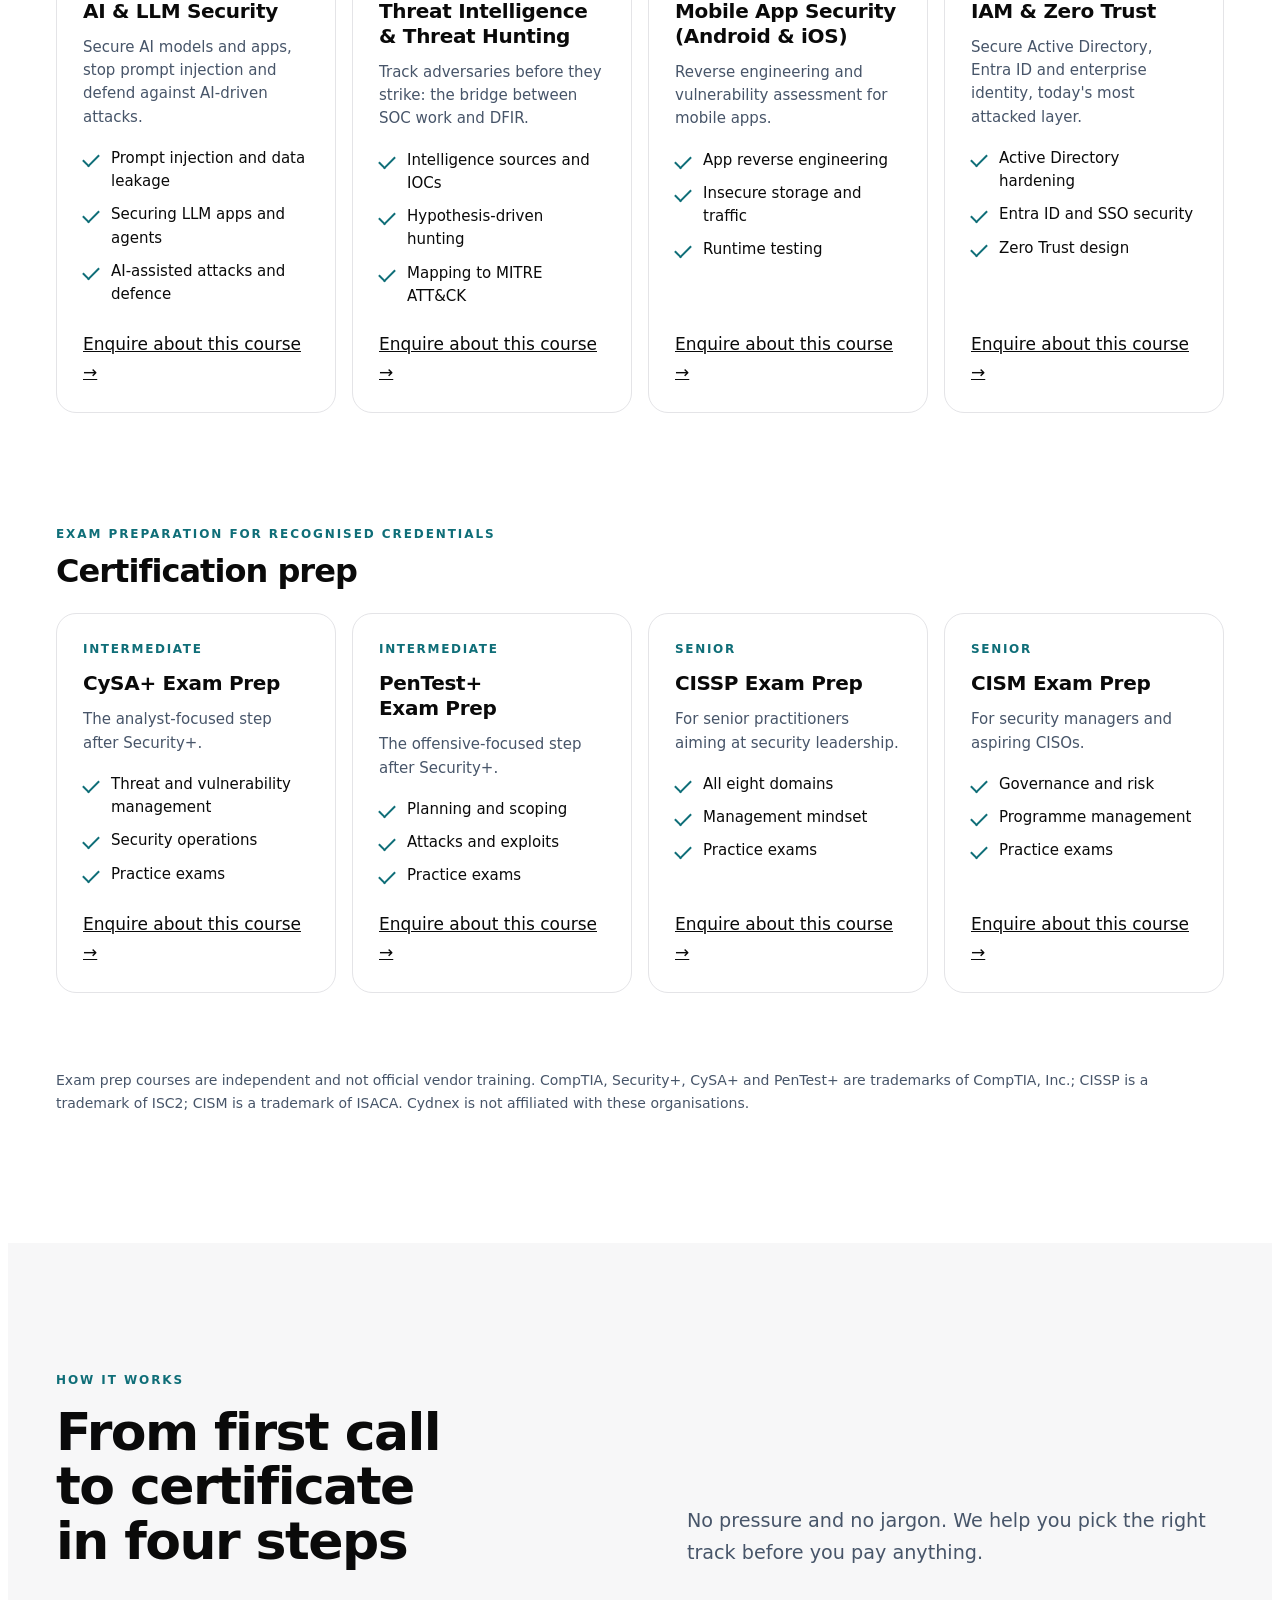
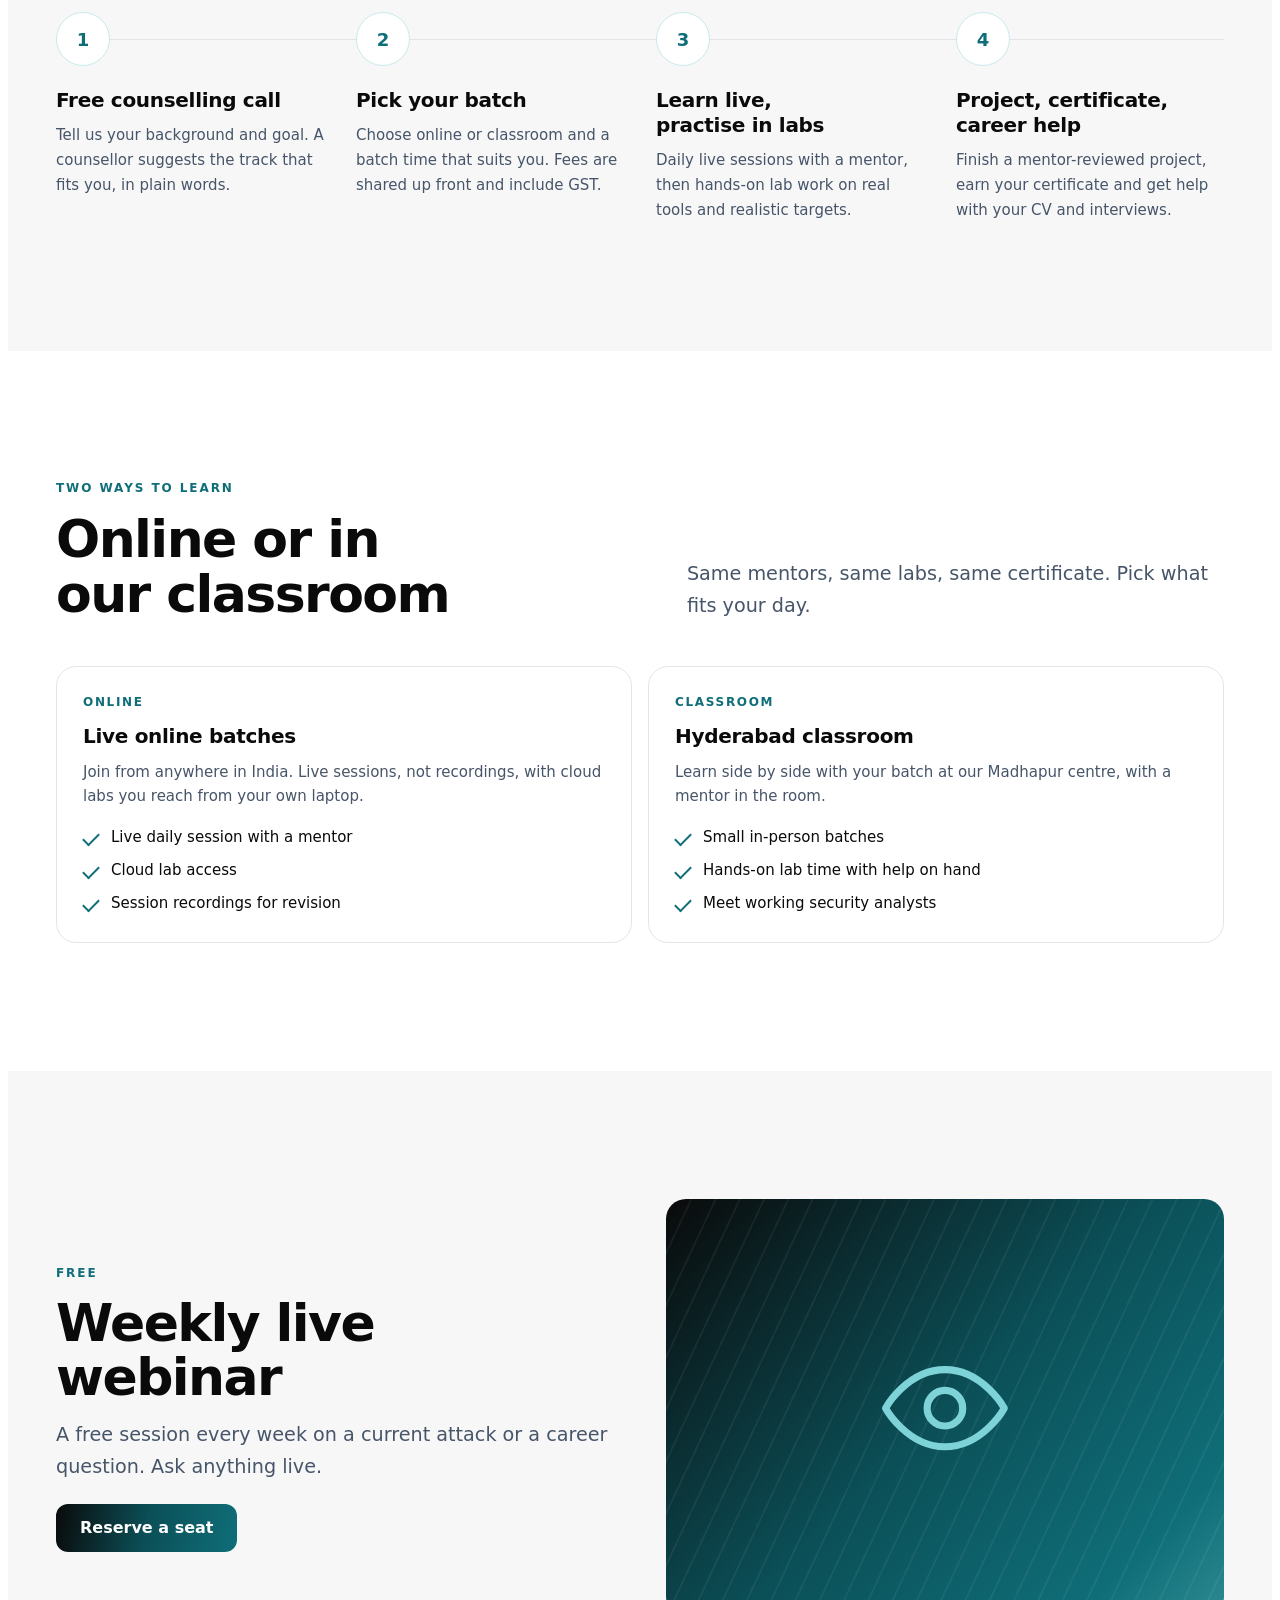
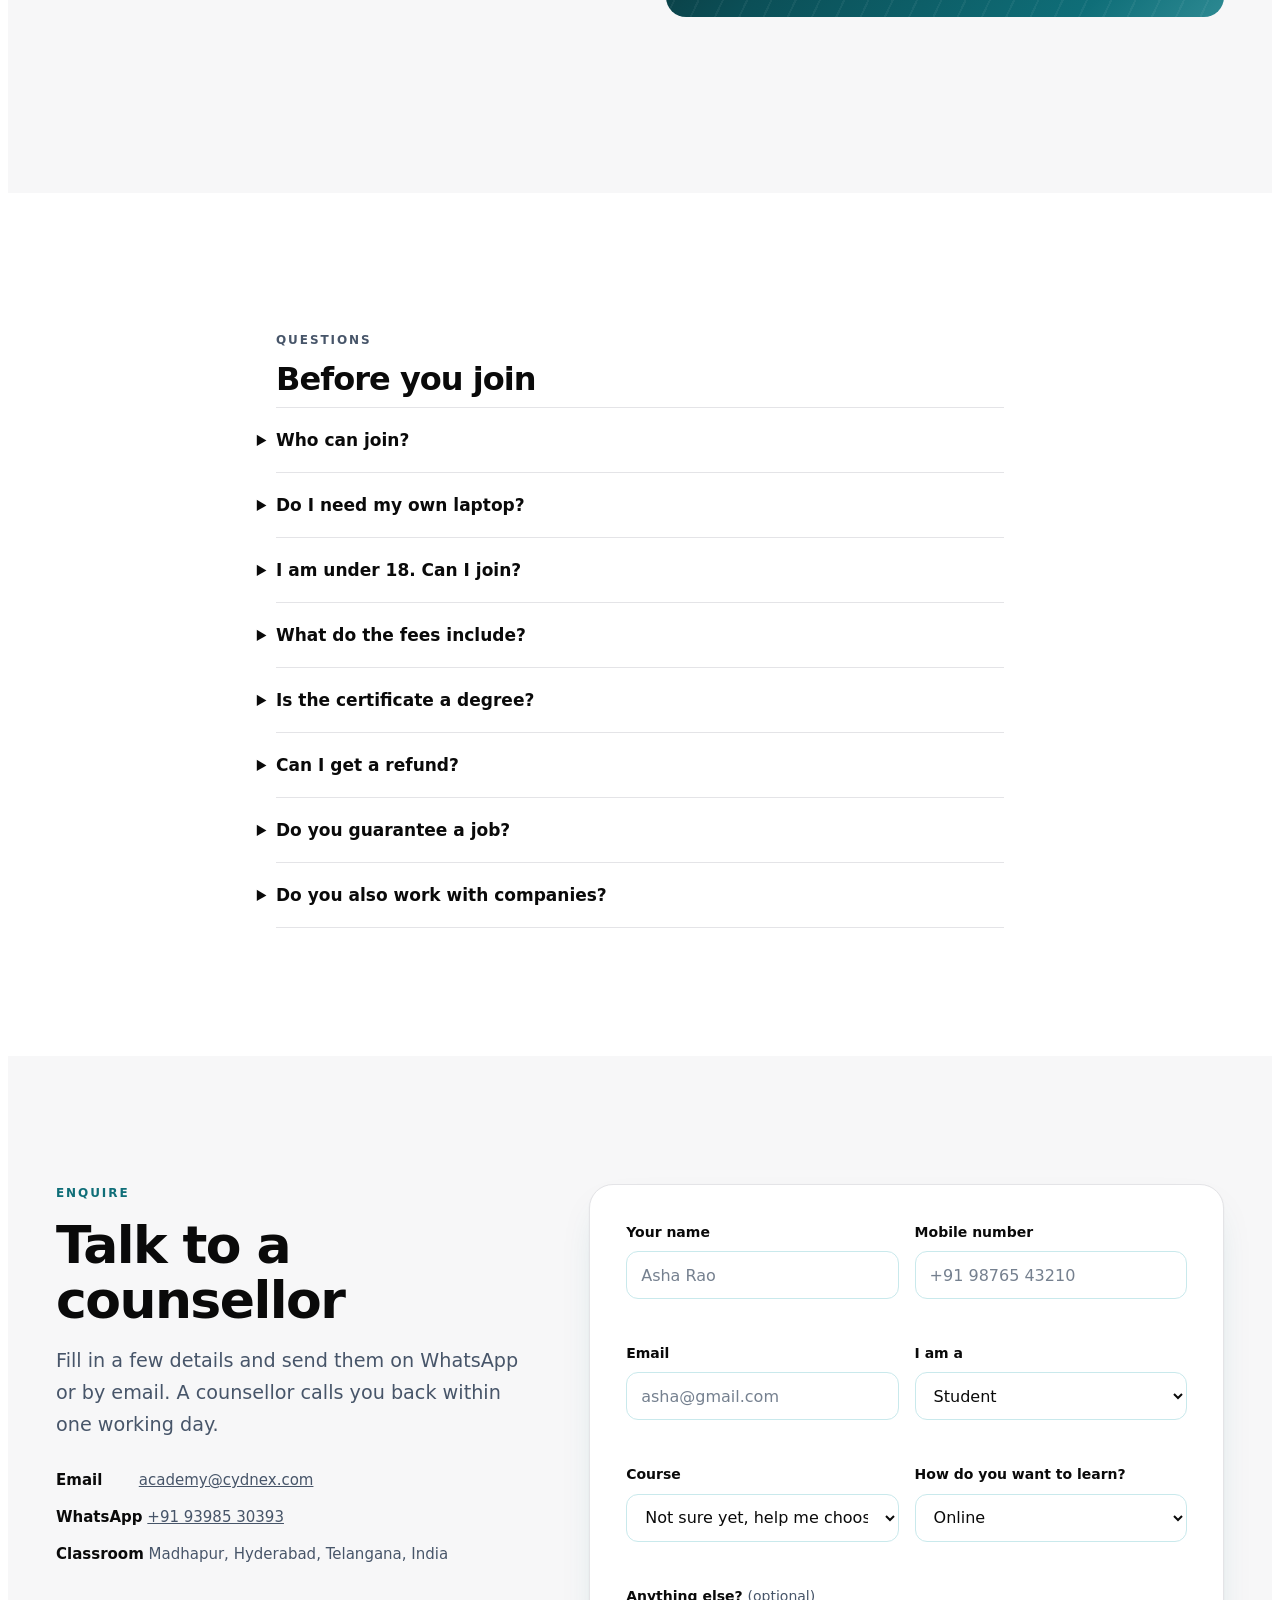
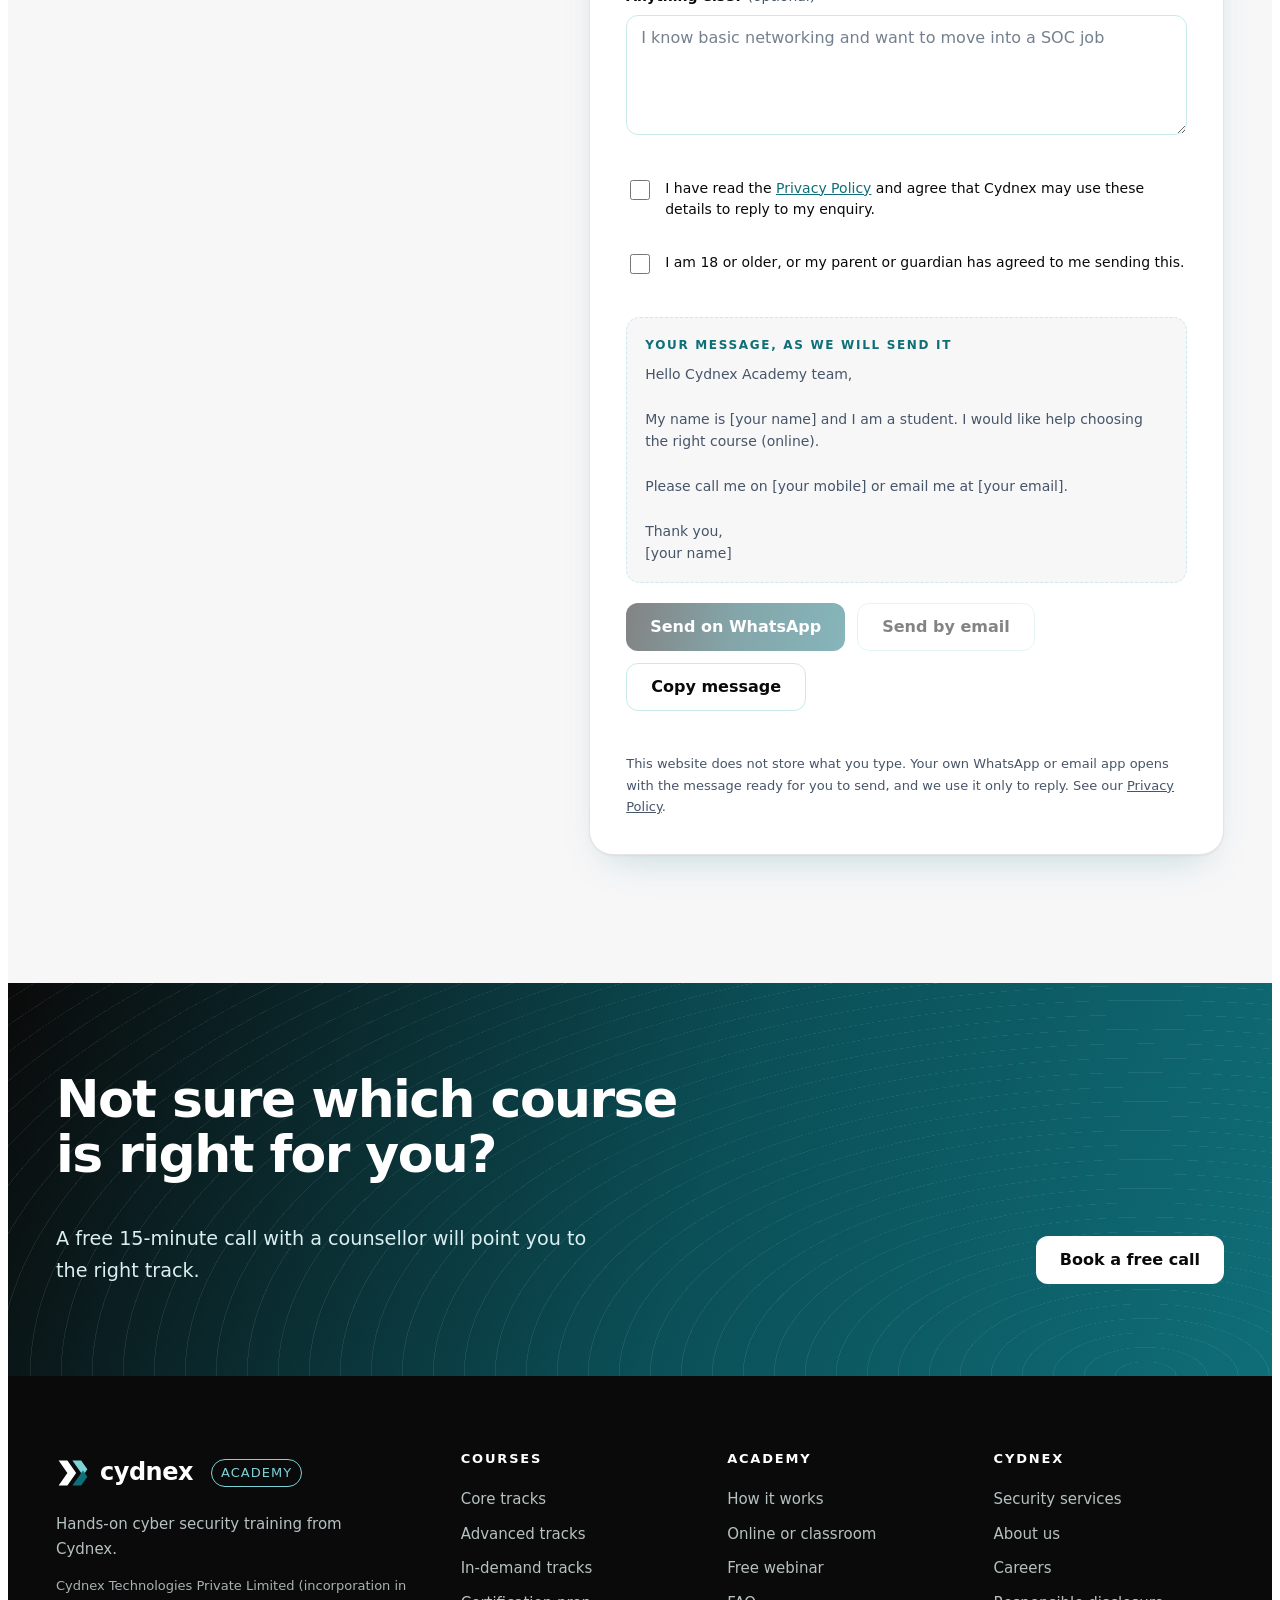
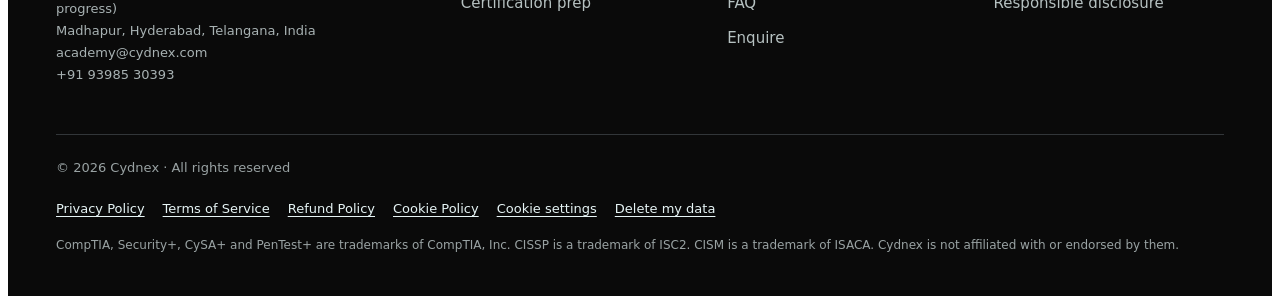
<file: training/index.html>
<!doctype html>
<html lang="en" data-theme="light">
<head>
<meta charset="utf-8">
<meta name="viewport" content="width=device-width, initial-scale=1">
<title>Cydnex Academy · Cyber security courses in Hyderabad and online</title>
<meta name="description" content="Cydnex Academy: 20 hands-on cyber security courses in Hyderabad and online. Small batches of 8 to 10, live sessions, real labs and mentors who do this work every day.">
<meta name="theme-color" content="#0f6e78">
<link rel="icon" href="favicon.svg" type="image/svg+xml">
<link rel="canonical" href="https://training.cydnex.com/">
<meta property="og:type" content="website">
<meta property="og:title" content="Cydnex Academy · Cyber security courses">
<meta property="og:description" content="Small batches. Real labs. Real mentors. Online or in our Hyderabad classroom.">
<meta property="og:url" content="https://training.cydnex.com/">
<link rel="stylesheet" href="styles.css?v=20261118c">
</head>
<body>
<a class="skip" href="#main">Skip to content</a>
<svg width="0" height="0" style="position:absolute" aria-hidden="true" focusable="false"><defs>
<symbol id="i-shield" viewBox="0 0 24 24"><path d="M12 3l7 3v5c0 4.5-3 8.2-7 10-4-1.8-7-5.5-7-10V6z"/><path d="M9 12l2 2 4-4"/></symbol>
<symbol id="i-target" viewBox="0 0 24 24"><circle cx="12" cy="12" r="8"/><circle cx="12" cy="12" r="3"/><path d="M12 2v3M12 19v3M2 12h3M19 12h3"/></symbol>
<symbol id="i-code" viewBox="0 0 24 24"><path d="M8 8l-4 4 4 4M16 8l4 4-4 4M13.5 6l-3 12"/></symbol>
<symbol id="i-eye" viewBox="0 0 24 24"><path d="M2 12s3.6-6.5 10-6.5S22 12 22 12s-3.6 6.5-10 6.5S2 12 2 12z"/><circle cx="12" cy="12" r="3"/></symbol>
<symbol id="i-cap" viewBox="0 0 24 24"><path d="M2 9l10-5 10 5-10 5z"/><path d="M6 11.5V16c0 1.5 3 3 6 3s6-1.5 6-3v-4.5"/></symbol>
<symbol id="i-cloud" viewBox="0 0 24 24"><path d="M7 18a4.5 4.5 0 01-.6-8.96A6 6 0 0118 10a4 4 0 01-.5 8z"/></symbol>
<symbol id="i-doc" viewBox="0 0 24 24"><path d="M7 3h7l4 4v14H7z"/><path d="M14 3v4h4M9.5 14l2 2 3.5-4"/></symbol>
<symbol id="i-user" viewBox="0 0 24 24"><circle cx="12" cy="8" r="3.5"/><path d="M5 20c.8-3.6 3.6-5.5 7-5.5s6.2 1.9 7 5.5"/></symbol>
</defs></svg>
<header class="top"><div class="wrap">
<a class="logo" href="./" aria-label="Cydnex Academy home"><svg class="xmark" viewBox="0 0 108 96" aria-hidden="true"><path class="x1" d="M8 8 H36 L64 48 L36 88 H8 L36 48 Z"/><path d="M52 8 H80 L100 36 L86 56 Z" fill="#7ED3D9"/><path d="M86 40 L100 60 L80 88 H52 Z" fill="#0F6E78"/></svg><span class="wm">cydnex</span><span class="acad">academy</span></a>
<button class="menu" id="menu" aria-expanded="false" aria-controls="links" aria-label="Menu"><svg width="20" height="20" viewBox="0 0 24 24" fill="none" stroke="currentColor" stroke-width="2" stroke-linecap="round"><path d="M4 7h16M4 12h16M4 17h16"/></svg></button>
<nav class="links" id="links" aria-label="Main">
<a href="#courses">Courses</a><a href="#how">How it works</a><a href="#formats">Online or classroom</a><a href="#webinar">Free webinar</a><a href="#faq">FAQ</a><a href="https://cydnex.com/" class="ext">Security services ↗</a>
<a class="btn" href="#enquire" style="min-height:44px;padding:0 20px;font-size:15px;color:var(--btnfg)">Enquire now</a>
</nav></div></header>
<main id="main">
<section class="phero"><div class="wrap"><p class="eyebrow">Cydnex Academy · Hyderabad and online</p><h1>Small batches. Real labs. Real mentors.</h1><p class="lede">Hands-on cyber security courses taught by people who do this work every day. Start from zero or level up to a specialist role.</p><div class="cta"><a class="btn" href="#enquire">Book a free counselling call</a><a class="btn ghost" href="#courses">See all 20 courses</a></div></div></section>
<section class="sec" style="padding-bottom:0"><div class="wrap"><div class="facts4"><div><b>8–10</b><span>students per batch, so everyone gets attention</span></div><div><b>3 months</b><span>for core tracks, with new batches starting regularly</span></div><div><b>Daily</b><span>one-hour live session plus lab practice</span></div><div><b>2 ways</b><span>online, or in our Hyderabad classroom</span></div></div></div></section>
<section class="sec" id="courses" style="padding-bottom:0;scroll-margin-top:80px"><div class="wrap"><div class="head" style="margin-bottom:0"><div><p class="eyebrow">20 courses</p><h2>Find your track</h2></div><p class="lede">Every track ends with a practical project reviewed by a mentor and a Cydnex certificate of completion.</p></div><nav class="chips" aria-label="Course groups" style="margin-top:22px;display:flex;flex-wrap:wrap;gap:10px"><a class="pill" href="#core">Core</a><a class="pill" href="#advanced">Advanced</a><a class="pill" href="#trending">In-demand</a><a class="pill" href="#certs">Certification prep</a></nav></div></section>
<section class="sec" id="core" style="padding-block:56px;scroll-margin-top:80px"><div class="wrap"><p class="eyebrow">From first steps to specialist</p><h2 style="margin:10px 0 24px;font-size:clamp(24px,2.6vw,32px)">Core tracks</h2><div class="cgrid c4"><div class="card"><small>Foundation</small><h3>Ethical Hacking</h3><p>Start from zero and learn how attackers think, then how to stop them.</p><ul class="ticks" style="margin-top:6px"><li style='font-size:15px'>Networking, Linux and web basics</li><li style='font-size:15px'>Reconnaissance and scanning</li><li style='font-size:15px'>Exploiting and fixing common flaws</li></ul><a class="go" href="?course=Ethical%20Hacking#enquire" style="margin-top:auto;padding-top:10px">Enquire about this course →</a></div><div class="card"><small>Blue team</small><h3>SOC Analyst</h3><p>Triage alerts, investigate incidents and write notes like a working analyst.</p><ul class="ticks" style="margin-top:6px"><li style='font-size:15px'>SIEM and log analysis</li><li style='font-size:15px'>Alert triage and escalation</li><li style='font-size:15px'>Writing clear incident reports</li></ul><a class="go" href="?course=SOC%20Analyst#enquire" style="margin-top:auto;padding-top:10px">Enquire about this course →</a></div><div class="card"><small>Offensive</small><h3>Penetration Testing</h3><p>Chain vulnerabilities into full attack paths and report them well.</p><ul class="ticks" style="margin-top:6px"><li style='font-size:15px'>Network and Active Directory attacks</li><li style='font-size:15px'>Privilege escalation</li><li style='font-size:15px'>Professional report writing</li></ul><a class="go" href="?course=Penetration%20Testing#enquire" style="margin-top:auto;padding-top:10px">Enquire about this course →</a></div><div class="card"><small>Application</small><h3>Web App Security</h3><p>Find and fix the flaws behind most breaches.</p><ul class="ticks" style="margin-top:6px"><li style='font-size:15px'>Access control and authentication</li><li style='font-size:15px'>Injection and XSS</li><li style='font-size:15px'>Business-logic flaws</li></ul><a class="go" href="?course=Web%20App%20Security#enquire" style="margin-top:auto;padding-top:10px">Enquire about this course →</a></div><div class="card"><small>Offensive</small><h3>Bug Bounty</h3><p>Recon, triage and reports that programmes accept.</p><ul class="ticks" style="margin-top:6px"><li style='font-size:15px'>Choosing programmes and scope</li><li style='font-size:15px'>Recon at scale</li><li style='font-size:15px'>Writing reports that get paid</li></ul><a class="go" href="?course=Bug%20Bounty#enquire" style="margin-top:auto;padding-top:10px">Enquire about this course →</a></div><div class="card"><small>Response</small><h3>DFIR</h3><p>Digital forensics and incident response: collect evidence and rebuild an intrusion.</p><ul class="ticks" style="margin-top:6px"><li style='font-size:15px'>Disk and memory forensics</li><li style='font-size:15px'>Timeline analysis</li><li style='font-size:15px'>Incident response playbooks</li></ul><a class="go" href="?course=DFIR#enquire" style="margin-top:auto;padding-top:10px">Enquire about this course →</a></div><div class="card"><small>Cloud</small><h3>Cloud Security</h3><p>Secure identities, networks and storage on AWS and Azure.</p><ul class="ticks" style="margin-top:6px"><li style='font-size:15px'>Cloud IAM done right</li><li style='font-size:15px'>Detecting misconfigurations</li><li style='font-size:15px'>Logging and monitoring</li></ul><a class="go" href="?course=Cloud%20Security#enquire" style="margin-top:auto;padding-top:10px">Enquire about this course →</a></div><div class="card"><small>Certification</small><h3>Security+ Exam Prep</h3><p>Cover every exam domain with practice tests and labs.</p><ul class="ticks" style="margin-top:6px"><li style='font-size:15px'>All exam domains</li><li style='font-size:15px'>Timed practice tests</li><li style='font-size:15px'>Lab-based revision</li></ul><a class="go" href="?course=Security%2B%20Exam%20Prep#enquire" style="margin-top:auto;padding-top:10px">Enquire about this course →</a></div></div></div></section><section class="sec" id="advanced" style="padding-block:56px;scroll-margin-top:80px"><div class="wrap"><p class="eyebrow">Go deeper after a core track</p><h2 style="margin:10px 0 24px;font-size:clamp(24px,2.6vw,32px)">Advanced tracks</h2><div class="cgrid c4"><div class="card"><small>Engineering</small><h3>DevSecOps &amp; CI/CD Security</h3><p>Automate security testing and secure the software pipeline end to end.</p><ul class="ticks" style="margin-top:6px"><li style='font-size:15px'>Security gates in CI/CD</li><li style='font-size:15px'>Secrets, dependencies and containers</li><li style='font-size:15px'>Infrastructure as code checks</li></ul><a class="go" href="?course=DevSecOps%20%26%20CI/CD%20Security#enquire" style="margin-top:auto;padding-top:10px">Enquire about this course →</a></div><div class="card"><small>Offensive</small><h3>Red Team Operations &amp; Adversary Emulation</h3><p>The next step after Penetration Testing: stealth, lateral movement and evading modern defences.</p><ul class="ticks" style="margin-top:6px"><li style='font-size:15px'>Command and control basics</li><li style='font-size:15px'>Lateral movement and persistence</li><li style='font-size:15px'>Working around endpoint defences, legally and in labs</li></ul><a class="go" href="?course=Red%20Team%20Operations%20%26%20Adversary%20Emulation#enquire" style="margin-top:auto;padding-top:10px">Enquire about this course →</a></div><div class="card"><small>Management</small><h3>GRC: Governance, Risk and Compliance</h3><p>ISO 27001, SOC 2 and PCI DSS for people heading into management or vCISO roles.</p><ul class="ticks" style="margin-top:6px"><li style='font-size:15px'>Building an ISMS</li><li style='font-size:15px'>Risk assessment and treatment</li><li style='font-size:15px'>Preparing for audits</li></ul><a class="go" href="?course=GRC%3A%20Governance%2C%20Risk%20and%20Compliance#enquire" style="margin-top:auto;padding-top:10px">Enquire about this course →</a></div><div class="card"><small>Application</small><h3>API Security</h3><p>A deep dive into testing and securing REST and GraphQL APIs.</p><ul class="ticks" style="margin-top:6px"><li style='font-size:15px'>API recon and mapping</li><li style='font-size:15px'>Broken object and function level access</li><li style='font-size:15px'>GraphQL attacks and defences</li></ul><a class="go" href="?course=API%20Security#enquire" style="margin-top:auto;padding-top:10px">Enquire about this course →</a></div></div></div></section><section class="sec" id="trending" style="padding-block:56px;scroll-margin-top:80px"><div class="wrap"><p class="eyebrow">What enterprise teams are hiring for now</p><h2 style="margin:10px 0 24px;font-size:clamp(24px,2.6vw,32px)">In-demand specialist tracks</h2><div class="cgrid c4"><div class="card"><small>Emerging</small><h3>AI &amp; LLM Security</h3><p>Secure AI models and apps, stop prompt injection and defend against AI-driven attacks.</p><ul class="ticks" style="margin-top:6px"><li style='font-size:15px'>Prompt injection and data leakage</li><li style='font-size:15px'>Securing LLM apps and agents</li><li style='font-size:15px'>AI-assisted attacks and defence</li></ul><a class="go" href="?course=AI%20%26%20LLM%20Security#enquire" style="margin-top:auto;padding-top:10px">Enquire about this course →</a></div><div class="card"><small>Blue team</small><h3>Threat Intelligence &amp; Threat Hunting</h3><p>Track adversaries before they strike: the bridge between SOC work and DFIR.</p><ul class="ticks" style="margin-top:6px"><li style='font-size:15px'>Intelligence sources and IOCs</li><li style='font-size:15px'>Hypothesis-driven hunting</li><li style='font-size:15px'>Mapping to MITRE ATT&amp;CK</li></ul><a class="go" href="?course=Threat%20Intelligence%20%26%20Threat%20Hunting#enquire" style="margin-top:auto;padding-top:10px">Enquire about this course →</a></div><div class="card"><small>Application</small><h3>Mobile App Security (Android &amp; iOS)</h3><p>Reverse engineering and vulnerability assessment for mobile apps.</p><ul class="ticks" style="margin-top:6px"><li style='font-size:15px'>App reverse engineering</li><li style='font-size:15px'>Insecure storage and traffic</li><li style='font-size:15px'>Runtime testing</li></ul><a class="go" href="?course=Mobile%20App%20Security%20%28Android%20%26%20iOS%29#enquire" style="margin-top:auto;padding-top:10px">Enquire about this course →</a></div><div class="card"><small>Identity</small><h3>IAM &amp; Zero Trust</h3><p>Secure Active Directory, Entra ID and enterprise identity, today's most attacked layer.</p><ul class="ticks" style="margin-top:6px"><li style='font-size:15px'>Active Directory hardening</li><li style='font-size:15px'>Entra ID and SSO security</li><li style='font-size:15px'>Zero Trust design</li></ul><a class="go" href="?course=IAM%20%26%20Zero%20Trust#enquire" style="margin-top:auto;padding-top:10px">Enquire about this course →</a></div></div></div></section><section class="sec" id="certs" style="padding-block:56px;scroll-margin-top:80px"><div class="wrap"><p class="eyebrow">Exam preparation for recognised credentials</p><h2 style="margin:10px 0 24px;font-size:clamp(24px,2.6vw,32px)">Certification prep</h2><div class="cgrid c4"><div class="card"><small>Intermediate</small><h3>CySA+ Exam Prep</h3><p>The analyst-focused step after Security+.</p><ul class="ticks" style="margin-top:6px"><li style='font-size:15px'>Threat and vulnerability management</li><li style='font-size:15px'>Security operations</li><li style='font-size:15px'>Practice exams</li></ul><a class="go" href="?course=CySA%2B%20Exam%20Prep#enquire" style="margin-top:auto;padding-top:10px">Enquire about this course →</a></div><div class="card"><small>Intermediate</small><h3>PenTest+ Exam Prep</h3><p>The offensive-focused step after Security+.</p><ul class="ticks" style="margin-top:6px"><li style='font-size:15px'>Planning and scoping</li><li style='font-size:15px'>Attacks and exploits</li><li style='font-size:15px'>Practice exams</li></ul><a class="go" href="?course=PenTest%2B%20Exam%20Prep#enquire" style="margin-top:auto;padding-top:10px">Enquire about this course →</a></div><div class="card"><small>Senior</small><h3>CISSP Exam Prep</h3><p>For senior practitioners aiming at security leadership.</p><ul class="ticks" style="margin-top:6px"><li style='font-size:15px'>All eight domains</li><li style='font-size:15px'>Management mindset</li><li style='font-size:15px'>Practice exams</li></ul><a class="go" href="?course=CISSP%20Exam%20Prep#enquire" style="margin-top:auto;padding-top:10px">Enquire about this course →</a></div><div class="card"><small>Senior</small><h3>CISM Exam Prep</h3><p>For security managers and aspiring CISOs.</p><ul class="ticks" style="margin-top:6px"><li style='font-size:15px'>Governance and risk</li><li style='font-size:15px'>Programme management</li><li style='font-size:15px'>Practice exams</li></ul><a class="go" href="?course=CISM%20Exam%20Prep#enquire" style="margin-top:auto;padding-top:10px">Enquire about this course →</a></div></div></div></section><section class="sec" style="padding-top:0"><div class="wrap"><p class="more-note">Exam prep courses are independent and not official vendor training. CompTIA, Security+, CySA+ and PenTest+ are trademarks of CompTIA, Inc.; CISSP is a trademark of ISC2; CISM is a trademark of ISACA. Cydnex is not affiliated with these organisations.</p></div></section><section class="sec alt" id="how" style="scroll-margin-top:80px"><div class="wrap">
<div class="head"><div><p class="eyebrow">How it works</p><h2>From first call to certificate in four steps</h2></div><p class="lede">No pressure and no jargon. We help you pick the right track before you pay anything.</p></div>
<ol class="steps" id="steps" style="list-style:none;padding:0;margin:0">
<li class="step"><span class="n">1</span><h3>Free counselling call</h3><p>Tell us your background and goal. A counsellor suggests the track that fits you, in plain words.</p></li>
<li class="step"><span class="n">2</span><h3>Pick your batch</h3><p>Choose online or classroom and a batch time that suits you. Fees are shared up front and include GST.</p></li>
<li class="step"><span class="n">3</span><h3>Learn live, practise in labs</h3><p>Daily live sessions with a mentor, then hands-on lab work on real tools and realistic targets.</p></li>
<li class="step"><span class="n">4</span><h3>Project, certificate, career help</h3><p>Finish a mentor-reviewed project, earn your certificate and get help with your CV and interviews.</p></li>
</ol></div></section>
<section class="sec" id="formats" style="scroll-margin-top:80px"><div class="wrap">
<div class="head"><div><p class="eyebrow">Two ways to learn</p><h2>Online or in our classroom</h2></div><p class="lede">Same mentors, same labs, same certificate. Pick what fits your day.</p></div>
<div class="cgrid" style="grid-template-columns:repeat(auto-fit,minmax(280px,1fr))">
<div class="card"><small>Online</small><h3>Live online batches</h3><p>Join from anywhere in India. Live sessions, not recordings, with cloud labs you reach from your own laptop.</p><ul class="ticks" style="margin-top:6px"><li style="font-size:15px">Live daily session with a mentor</li><li style="font-size:15px">Cloud lab access</li><li style="font-size:15px">Session recordings for revision</li></ul></div>
<div class="card"><small>Classroom</small><h3>Hyderabad classroom</h3><p>Learn side by side with your batch at our Madhapur centre, with a mentor in the room.</p><ul class="ticks" style="margin-top:6px"><li style="font-size:15px">Small in-person batches</li><li style="font-size:15px">Hands-on lab time with help on hand</li><li style="font-size:15px">Meet working security analysts</li></ul></div>
</div></div></section>
<section class="sec alt" id="webinar" style="scroll-margin-top:80px"><div class="wrap split"><div><p class="eyebrow">Free</p><h2 style="margin-top:12px">Weekly live webinar</h2><p class="lede" style="margin-top:14px">A free session every week on a current attack or a career question. Ask anything live.</p><a class="btn" style="margin-top:22px" href="?course=Free%20weekly%20webinar#enquire">Reserve a seat</a></div><div class="gpanel" aria-hidden="true"><svg viewBox="0 0 24 24"><use href="#i-eye"/></svg></div></div></section><section class="sec" id="faq" style="scroll-margin-top:80px"><div class="wrap prose faq"><p class="eyebrow">Questions</p><h2 style="margin-top:12px">Before you join</h2><details><summary>Who can join?</summary><p>Students, graduates and working professionals. The Foundation track needs no experience. Advanced tracks list what you should know first.</p></details><details><summary>Do I need my own laptop?</summary><p>Yes, a laptop with at least 8 GB of RAM. We help you set up the lab software in the first session.</p></details><details><summary>I am under 18. Can I join?</summary><p>Yes, with your parent or guardian's written consent before the course starts, as Indian data protection law requires.</p></details><details><summary>What do the fees include?</summary><p>Live sessions, lab access, course materials, the project review and the certificate. Fees are shared before you join and always include GST, with no hidden charges.</p></details><details><summary>Is the certificate a degree?</summary><p>No. It is a Cydnex certificate of completion that shows your practical skills. It is not a university or government qualification.</p></details><details><summary>Can I get a refund?</summary><p>Yes. See our <a href="https://cydnex.com/refund">Refund Policy</a>: a full refund before the batch starts or within the first 7 days.</p></details><details><summary>Do you guarantee a job?</summary><p>No one honestly can. We help with interview practice, CV reviews and referrals where we can.</p></details><details><summary>Do you also work with companies?</summary><p>Yes. For security testing, monitoring or staff awareness training for your company, visit <a href="https://cydnex.com/">cydnex.com</a>.</p></details></div></section>
<section class="sec alt" id="enquire" style="scroll-margin-top:80px"><div class="wrap contact">
<div><p class="eyebrow">Enquire</p><h2>Talk to a counsellor</h2>
<p class="lede">Fill in a few details and send them on WhatsApp or by email. A counsellor calls you back within one working day.</p>
<div class="facts"><p><b>Email</b> <a href="mailto:academy@cydnex.com">academy@cydnex.com</a></p><p><b>WhatsApp</b> <a href="https://wa.me/919398530393">+91 93985 30393</a></p><p><b>Classroom</b> Madhapur, Hyderabad, Telangana, India</p></div></div>
<form class="form" id="form" novalidate>
<div class="f2"><div class="fld"><label for="n">Your name</label><input id="n" autocomplete="name" placeholder="Asha Rao"><span class="err" id="n-e"></span></div>
<div class="fld"><label for="p">Mobile number</label><input id="p" type="tel" autocomplete="tel" inputmode="tel" placeholder="+91 98765 43210"><span class="err" id="p-e"></span></div></div>
<div class="f2"><div class="fld"><label for="e">Email</label><input id="e" type="email" autocomplete="email" placeholder="asha@gmail.com"><span class="err" id="e-e"></span></div>
<div class="fld"><label for="w">I am a</label><select id="w"><option>Student</option><option>Recent graduate</option><option>Working professional</option><option>Career changer</option></select><span class="err" id="w-e"></span></div></div>
<div class="f2"><div class="fld"><label for="s">Course</label><select id="s"><option value="">Not sure yet, help me choose</option><optgroup label="Core tracks"><option>Ethical Hacking</option><option>SOC Analyst</option><option>Penetration Testing</option><option>Web App Security</option><option>Bug Bounty</option><option>DFIR</option><option>Cloud Security</option><option>Security+ Exam Prep</option></optgroup><optgroup label="Advanced tracks"><option>DevSecOps &amp; CI/CD Security</option><option>Red Team Operations &amp; Adversary Emulation</option><option>GRC: Governance, Risk and Compliance</option><option>API Security</option></optgroup><optgroup label="In-demand specialist tracks"><option>AI &amp; LLM Security</option><option>Threat Intelligence &amp; Threat Hunting</option><option>Mobile App Security (Android &amp; iOS)</option><option>IAM &amp; Zero Trust</option></optgroup><optgroup label="Certification prep"><option>CySA+ Exam Prep</option><option>PenTest+ Exam Prep</option><option>CISSP Exam Prep</option><option>CISM Exam Prep</option></optgroup><option>Free weekly webinar</option></select><span class="err" id="s-e"></span></div>
<div class="fld"><label for="m">How do you want to learn?</label><select id="m"><option>Online</option><option>Classroom in Hyderabad</option><option>Not sure yet</option></select><span class="err" id="m-e"></span></div></div>
<div class="fld"><label for="r">Anything else? <span style="font-weight:400;color:var(--mut)">(optional)</span></label><textarea id="r" placeholder="I know basic networking and want to move into a SOC job"></textarea><span class="err" id="r-e"></span></div>
<div class="consent"><label class="cb"><input type="checkbox" id="pc"><span>I have read the <a href="https://cydnex.com/privacy">Privacy Policy</a> and agree that Cydnex may use these details to reply to my enquiry.</span></label><span class="err" id="pc-e"></span>
<label class="cb"><input type="checkbox" id="ag"><span>I am 18 or older, or my parent or guardian has agreed to me sending this.</span></label><span class="err" id="ag-e"></span></div>
<div class="preview" id="pv" tabindex="0" aria-label="Message preview"><b>Your message, as we will send it</b><span id="pvt"></span></div>
<div class="send"><a class="btn" id="wa" href="#enquire" target="_blank" rel="noopener" aria-disabled="true">Send on WhatsApp</a><a class="btn ghost" id="em" href="#enquire" aria-disabled="true">Send by email</a><button class="btn ghost" type="button" id="cp">Copy message</button></div>
<p class="status" id="st" role="status" aria-live="polite"></p>
<p class="fine">This website does not store what you type. Your own WhatsApp or email app opens with the message ready for you to send, and we use it only to reply. See our <a href="https://cydnex.com/privacy">Privacy Policy</a>.</p>
</form></div></section>
<section class="band sec" style="padding-block:clamp(56px,7vw,96px)"><div class="wrap"><h2 style="max-width:22ch;color:#fff">Not sure which course is right for you?</h2><p class="lede" style="color:#dbeff1;margin-top:14px">A free 15-minute call with a counsellor will point you to the right track.</p><a class="btn" href="#enquire" style="margin-top:24px">Book a free call</a></div></section>
</main>
<footer><div class="wrap"><div class="cols">
<div><a class="logo" href="./"><svg class="xmark" viewBox="0 0 108 96" aria-hidden="true"><path class="x1" d="M8 8 H36 L64 48 L36 88 H8 L36 48 Z"/><path d="M52 8 H80 L100 36 L86 56 Z" fill="#7ED3D9"/><path d="M86 40 L100 60 L80 88 H52 Z" fill="#0F6E78"/></svg><span class="wm">cydnex</span><span class="acad">academy</span></a><p style="max-width:36ch;color:color-mix(in srgb,var(--bandfg) 78%,var(--band))">Hands-on cyber security training from Cydnex.</p><address class="biz">Cydnex Technologies Private Limited (incorporation in progress)<br>Madhapur, Hyderabad, Telangana, India<br><a href="mailto:academy@cydnex.com">academy@cydnex.com</a><br><a href="tel:+919398530393">+91 93985 30393</a></address></div>
<div><b>Courses</b><a href="#core">Core tracks</a><a href="#advanced">Advanced tracks</a><a href="#trending">In-demand tracks</a><a href="#certs">Certification prep</a></div>
<div><b>Academy</b><a href="#how">How it works</a><a href="#formats">Online or classroom</a><a href="#webinar">Free webinar</a><a href="#faq">FAQ</a><a href="#enquire">Enquire</a></div>
<div><b>Cydnex</b><a href="https://cydnex.com/">Security services</a><a href="https://cydnex.com/about">About us</a><a href="https://cydnex.com/careers">Careers</a><a href="https://cydnex.com/disclosure">Responsible disclosure</a></div></div>
<p class="legal">© 2026 Cydnex · All rights reserved</p><nav class="legal-links" aria-label="Legal"><a href="https://cydnex.com/privacy">Privacy Policy</a><a href="https://cydnex.com/terms">Terms of Service</a><a href="https://cydnex.com/refund">Refund Policy</a><a href="https://cydnex.com/cookies">Cookie Policy</a><button type="button" id="cset">Cookie settings</button><a href="https://cydnex.com/privacy#delete">Delete my data</a></nav><p class="tm">CompTIA, Security+, CySA+ and PenTest+ are trademarks of CompTIA, Inc. CISSP is a trademark of ISC2. CISM is a trademark of ISACA. Cydnex is not affiliated with or endorsed by them.</p></div></footer>
<div class="ck" id="ck" role="dialog" aria-labelledby="ck-h" aria-describedby="ck-p" hidden><h2 id="ck-h">Your choice on cookies</h2><p id="ck-p">We use no tracking or advertising cookies. One optional item: our fonts load from Google Fonts, which shares your IP address with Google. Say no and the site uses your device's fonts instead. Details in our <a href="https://cydnex.com/cookies">Cookie Policy</a>.</p><div class="row"><button type="button" id="ck-no">Use device fonts</button><button type="button" id="ck-yes">Allow Google Fonts</button></div></div>
<script src="app.js?v=20261118c" defer></script>
</body>
</html>
</file>
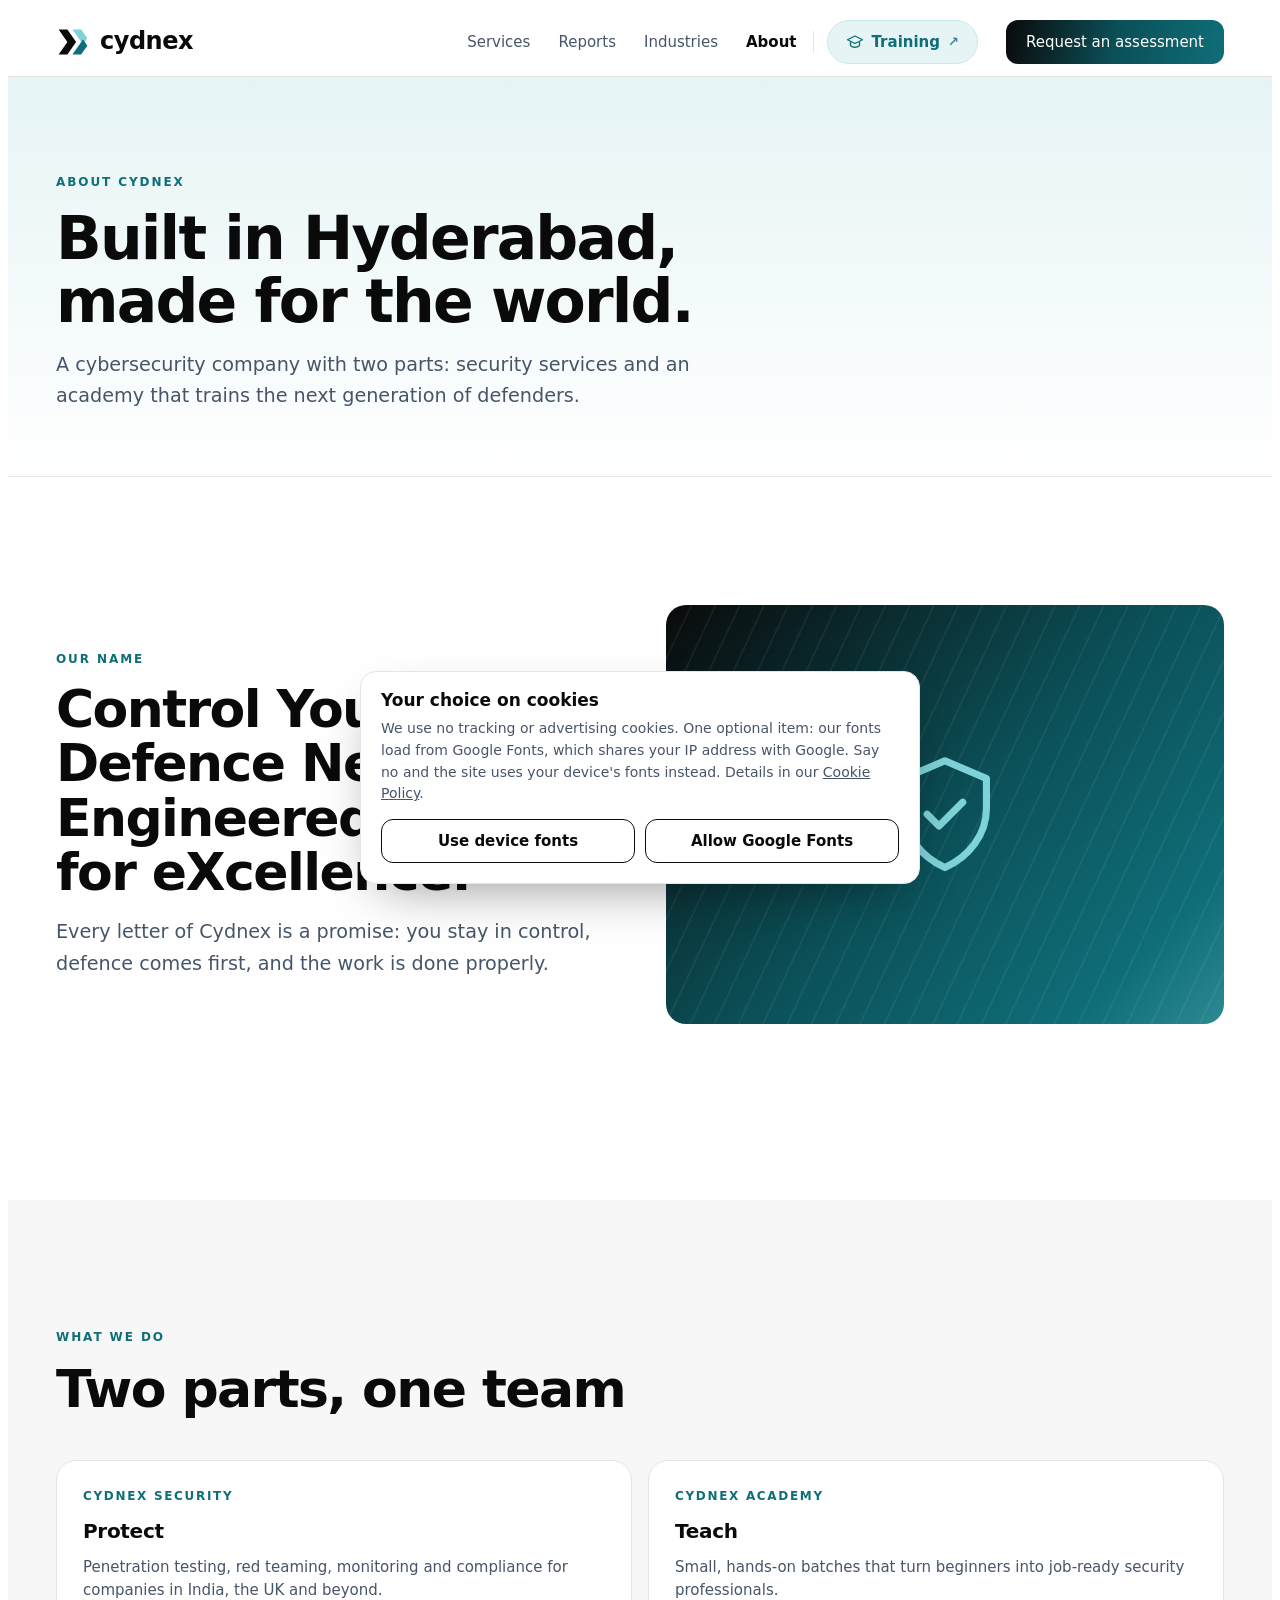
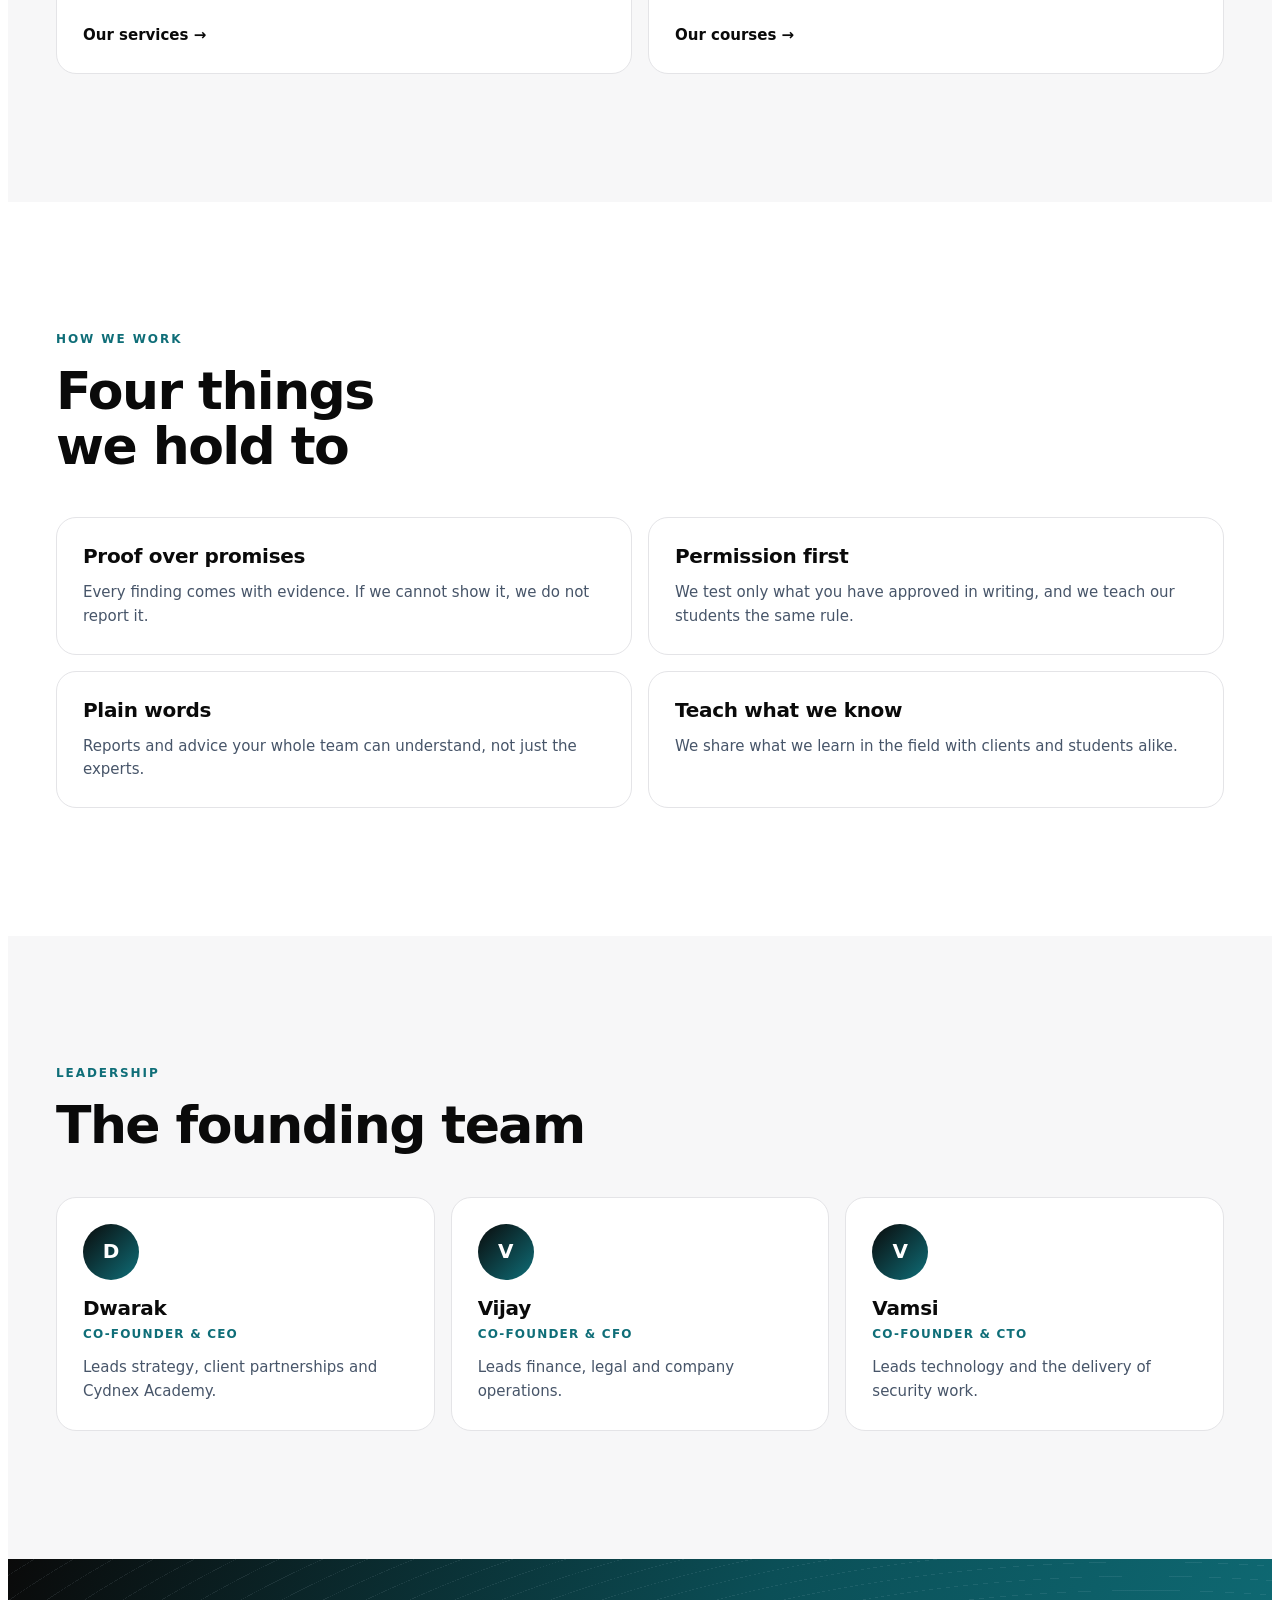
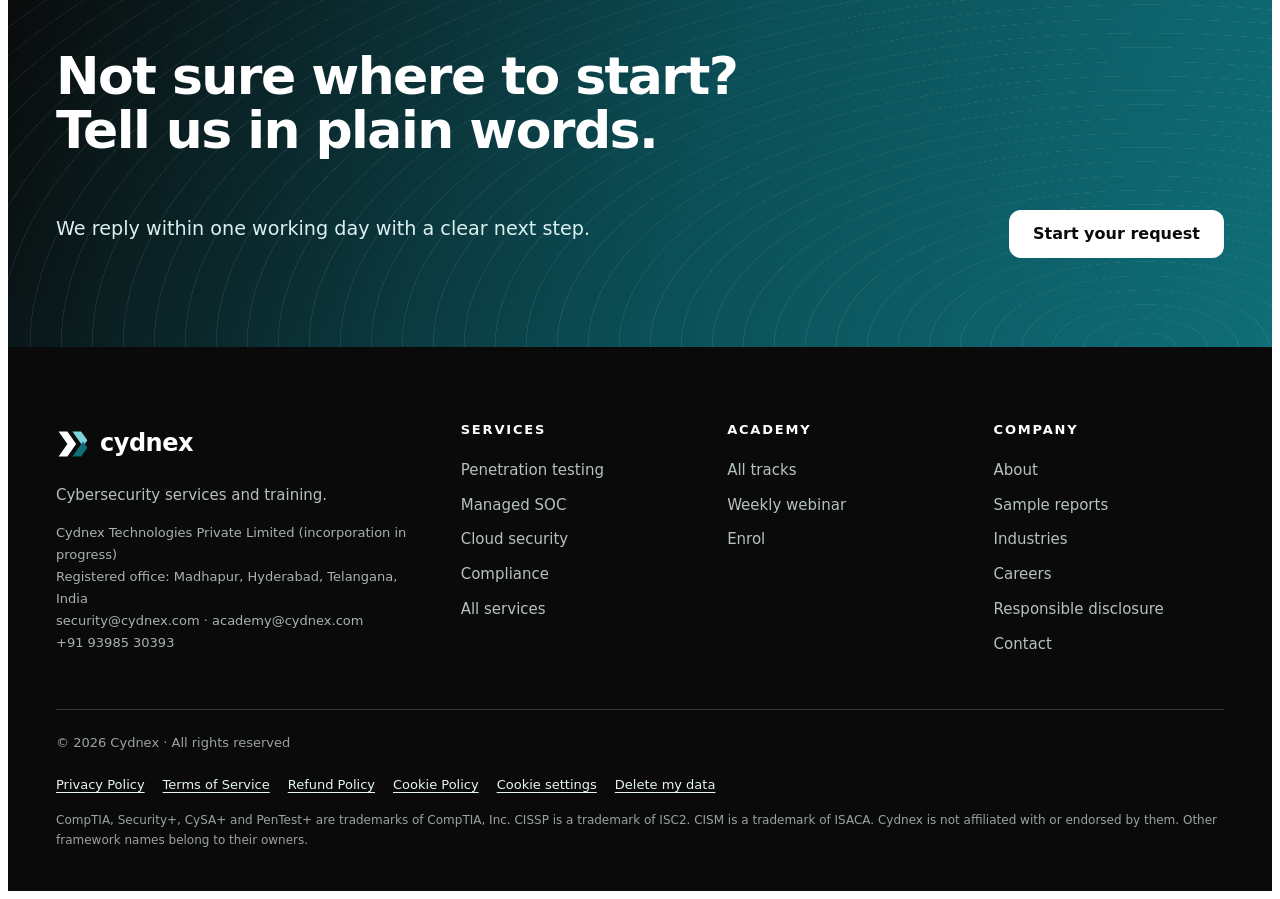
<file: about.html>
<!doctype html>
<html lang="en" data-theme="light">
<head>
<meta charset="utf-8">
<meta name="viewport" content="width=device-width, initial-scale=1">
<title>About · Cydnex</title>
<meta name="description" content="About Cydnex: a Hyderabad cybersecurity company offering security services, IT solutions and hands-on training through Cydnex Academy.">
<meta name="theme-color" content="#0f6e78">
<link rel="icon" href="favicon.svg" type="image/svg+xml">
<link rel="canonical" href="https://cydnex.com/about">
<link rel="stylesheet" href="styles.css?v=20261118c">
</head>
<body>
<a class="skip" href="#main">Skip to content</a>
<svg width="0" height="0" style="position:absolute" aria-hidden="true" focusable="false"><defs>
<symbol id="i-shield" viewBox="0 0 24 24"><path d="M12 3l7 3v5c0 4.5-3 8.2-7 10-4-1.8-7-5.5-7-10V6z"/><path d="M9 12l2 2 4-4"/></symbol>
<symbol id="i-target" viewBox="0 0 24 24"><circle cx="12" cy="12" r="8"/><circle cx="12" cy="12" r="3"/><path d="M12 2v3M12 19v3M2 12h3M19 12h3"/></symbol>
<symbol id="i-code" viewBox="0 0 24 24"><path d="M8 8l-4 4 4 4M16 8l4 4-4 4M13.5 6l-3 12"/></symbol>
<symbol id="i-eye" viewBox="0 0 24 24"><path d="M2 12s3.6-6.5 10-6.5S22 12 22 12s-3.6 6.5-10 6.5S2 12 2 12z"/><circle cx="12" cy="12" r="3"/></symbol>
<symbol id="i-cap" viewBox="0 0 24 24"><path d="M2 9l10-5 10 5-10 5z"/><path d="M6 11.5V16c0 1.5 3 3 6 3s6-1.5 6-3v-4.5"/></symbol>
<symbol id="i-cloud" viewBox="0 0 24 24"><path d="M7 18a4.5 4.5 0 01-.6-8.96A6 6 0 0118 10a4 4 0 01-.5 8z"/></symbol>
<symbol id="i-doc" viewBox="0 0 24 24"><path d="M7 3h7l4 4v14H7z"/><path d="M14 3v4h4M9.5 14l2 2 3.5-4"/></symbol>
<symbol id="i-user" viewBox="0 0 24 24"><circle cx="12" cy="8" r="3.5"/><path d="M5 20c.8-3.6 3.6-5.5 7-5.5s6.2 1.9 7 5.5"/></symbol>
</defs></svg>
<header class="top"><div class="wrap">
<a class="logo" href="index.html" aria-label="Cydnex home"><svg class="xmark" viewBox="0 0 108 96" aria-hidden="true"><path class="x1" d="M8 8 H36 L64 48 L36 88 H8 L36 48 Z"/><path d="M52 8 H80 L100 36 L86 56 Z" fill="#7ED3D9"/><path d="M86 40 L100 60 L80 88 H52 Z" fill="#0F6E78"/></svg><span class="wm">cydnex</span></a>
<a class="acad-mini" href="https://training.cydnex.com/" aria-label="Training: Cydnex Academy courses"><svg viewBox="0 0 24 24" width="16" height="16" fill="none" stroke="currentColor" stroke-width="1.8" stroke-linejoin="round" aria-hidden="true"><path d="M2 9l10-5 10 5-10 5z"/><path d="M6 11.5V16c0 1.5 3 3 6 3s6-1.5 6-3v-4.5"/></svg>Training</a>
<button class="menu" id="menu" aria-expanded="false" aria-controls="links" aria-label="Menu"><svg width="20" height="20" viewBox="0 0 24 24" fill="none" stroke="currentColor" stroke-width="2" stroke-linecap="round"><path d="M4 7h16M4 12h16M4 17h16"/></svg></button>
<nav class="links" id="links" aria-label="Main">
<a href="services.html">Services</a><a href="reports.html">Reports</a><a href="industries.html">Industries</a><a href="about.html" aria-current="page">About</a>
<a class="acad-link" href="https://training.cydnex.com/" aria-label="Training: Cydnex Academy courses, opens our training site"><svg viewBox="0 0 24 24" width="18" height="18" fill="none" stroke="currentColor" stroke-width="1.8" stroke-linejoin="round" aria-hidden="true"><path d="M2 9l10-5 10 5-10 5z"/><path d="M6 11.5V16c0 1.5 3 3 6 3s6-1.5 6-3v-4.5"/></svg><span>Training</span><span class="ext" aria-hidden="true">↗</span></a>
<a class="btn" href="index.html#contact" style="min-height:44px;padding:0 20px;font-size:15px;color:var(--btnfg)">Request an assessment</a>
</nav></div></header>
<main id="main">
<section class="phero"><div class="wrap"><p class="eyebrow">About Cydnex</p><h1>Built in Hyderabad, made for the world.</h1><p class="lede">A cybersecurity company with two parts: security services and an academy that trains the next generation of defenders.</p></div></section><section class="sec"><div class="wrap split"><div><p class="eyebrow">Our name</p><h2 style="margin-top:12px">Control Your Defence Network, Engineered for eXcellence.</h2><p class="lede" style="margin-top:16px">Every letter of Cydnex is a promise: you stay in control, defence comes first, and the work is done properly.</p></div><div class="gpanel" aria-hidden="true"><svg viewBox="0 0 24 24"><use href="#i-shield"/></svg></div></div></section>
<section class="sec alt"><div class="wrap"><div class="head"><div><p class="eyebrow">What we do</p><h2>Two parts, one team</h2></div></div><div class="cgrid" style="grid-template-columns:repeat(2,minmax(0,1fr))">
<div class="card"><small>Cydnex Security</small><h3>Protect</h3><p>Penetration testing, red teaming, monitoring and compliance for companies in India, the UK and beyond.</p><a class="more" href="services.html">Our services →</a></div>
<div class="card"><small>Cydnex Academy</small><h3>Teach</h3><p>Small, hands-on batches that turn beginners into job-ready security professionals.</p><a class="more" href="https://training.cydnex.com/">Our courses →</a></div></div></div></section>
<section class="sec"><div class="wrap"><div class="head"><div><p class="eyebrow">How we work</p><h2>Four things we hold to</h2></div></div><div class="cgrid" style="grid-template-columns:repeat(2,minmax(0,1fr))">
<div class="card"><h3>Proof over promises</h3><p>Every finding comes with evidence. If we cannot show it, we do not report it.</p></div>
<div class="card"><h3>Permission first</h3><p>We test only what you have approved in writing, and we teach our students the same rule.</p></div>
<div class="card"><h3>Plain words</h3><p>Reports and advice your whole team can understand, not just the experts.</p></div>
<div class="card"><h3>Teach what we know</h3><p>We share what we learn in the field with clients and students alike.</p></div></div></div></section>
<section class="sec alt"><div class="wrap"><div class="head"><div><p class="eyebrow">Leadership</p><h2>The founding team</h2></div></div><div class="people">
<div class="person"><div class="av" aria-hidden="true">D</div><h3>Dwarak</h3><small>Co-founder &amp; CEO</small><p>Leads strategy, client partnerships and Cydnex Academy.</p></div>
<div class="person"><div class="av" aria-hidden="true">V</div><h3>Vijay</h3><small>Co-founder &amp; CFO</small><p>Leads finance, legal and company operations.</p></div>
<div class="person"><div class="av" aria-hidden="true">V</div><h3>Vamsi</h3><small>Co-founder &amp; CTO</small><p>Leads technology and the delivery of security work.</p></div></div></div></section>
<section class="band sec" style="padding-block:clamp(56px,7vw,96px)"><div class="wrap"><h2 style="max-width:20ch;color:#fff">Not sure where to start? Tell us in plain words.</h2><p class="lede" style="color:#dbeff1;margin-top:14px">We reply within one working day with a clear next step.</p><a class="btn" href="index.html#contact" style="margin-top:24px">Start your request</a></div></section>
</main>
<footer><div class="wrap"><div class="cols">
<div><a class="logo" href="index.html"><svg class="xmark" viewBox="0 0 108 96" aria-hidden="true"><path class="x1" d="M8 8 H36 L64 48 L36 88 H8 L36 48 Z"/><path d="M52 8 H80 L100 36 L86 56 Z" fill="#7ED3D9"/><path d="M86 40 L100 60 L80 88 H52 Z" fill="#0F6E78"/></svg><span class="wm">cydnex</span></a><p style="max-width:36ch;color:color-mix(in srgb,var(--bandfg) 78%,var(--band))">Cybersecurity services and training.</p><address class="biz">Cydnex Technologies Private Limited (incorporation in progress)<br>Registered office: Madhapur, Hyderabad, Telangana, India<br><a href="mailto:security@cydnex.com">security@cydnex.com</a> · <a href="mailto:academy@cydnex.com">academy@cydnex.com</a><br><a href="tel:+919398530393">+91 93985 30393</a></address></div>
<div><b>Services</b><a href="services.html#pentest">Penetration testing</a><a href="services.html#soc">Managed SOC</a><a href="services.html#cloud">Cloud security</a><a href="services.html#compliance">Compliance</a><a href="services.html">All services</a></div>
<div><b>Academy</b><a href="https://training.cydnex.com/">All tracks</a><a href="https://training.cydnex.com/#webinar">Weekly webinar</a><a href="https://training.cydnex.com/#enquire">Enrol</a></div>
<div><b>Company</b><a href="about.html">About</a><a href="reports.html">Sample reports</a><a href="industries.html">Industries</a><a href="careers.html">Careers</a><a href="disclosure.html">Responsible disclosure</a><a href="index.html#contact">Contact</a></div></div>
<p class="legal">© 2026 <span data-b>Cydnex</span> · All rights reserved</p><nav class="legal-links" aria-label="Legal"><a href="privacy.html">Privacy Policy</a><a href="terms.html">Terms of Service</a><a href="refund.html">Refund Policy</a><a href="cookies.html">Cookie Policy</a><button type="button" id="cset">Cookie settings</button><a href="privacy.html#delete">Delete my data</a></nav><p class="tm">CompTIA, Security+, CySA+ and PenTest+ are trademarks of CompTIA, Inc. CISSP is a trademark of ISC2. CISM is a trademark of ISACA. Cydnex is not affiliated with or endorsed by them. Other framework names belong to their owners.</p></div></footer>
<div class="ck" id="ck" role="dialog" aria-labelledby="ck-h" aria-describedby="ck-p" hidden><h2 id="ck-h">Your choice on cookies</h2><p id="ck-p">We use no tracking or advertising cookies. One optional item: our fonts load from Google Fonts, which shares your IP address with Google. Say no and the site uses your device's fonts instead. Details in our <a href="cookies.html">Cookie Policy</a>.</p><div class="row"><button type="button" id="ck-no">Use device fonts</button><button type="button" id="ck-yes">Allow Google Fonts</button></div></div>
<script src="app.js?v=20261118c" defer></script>
</body>
</html>
</file>
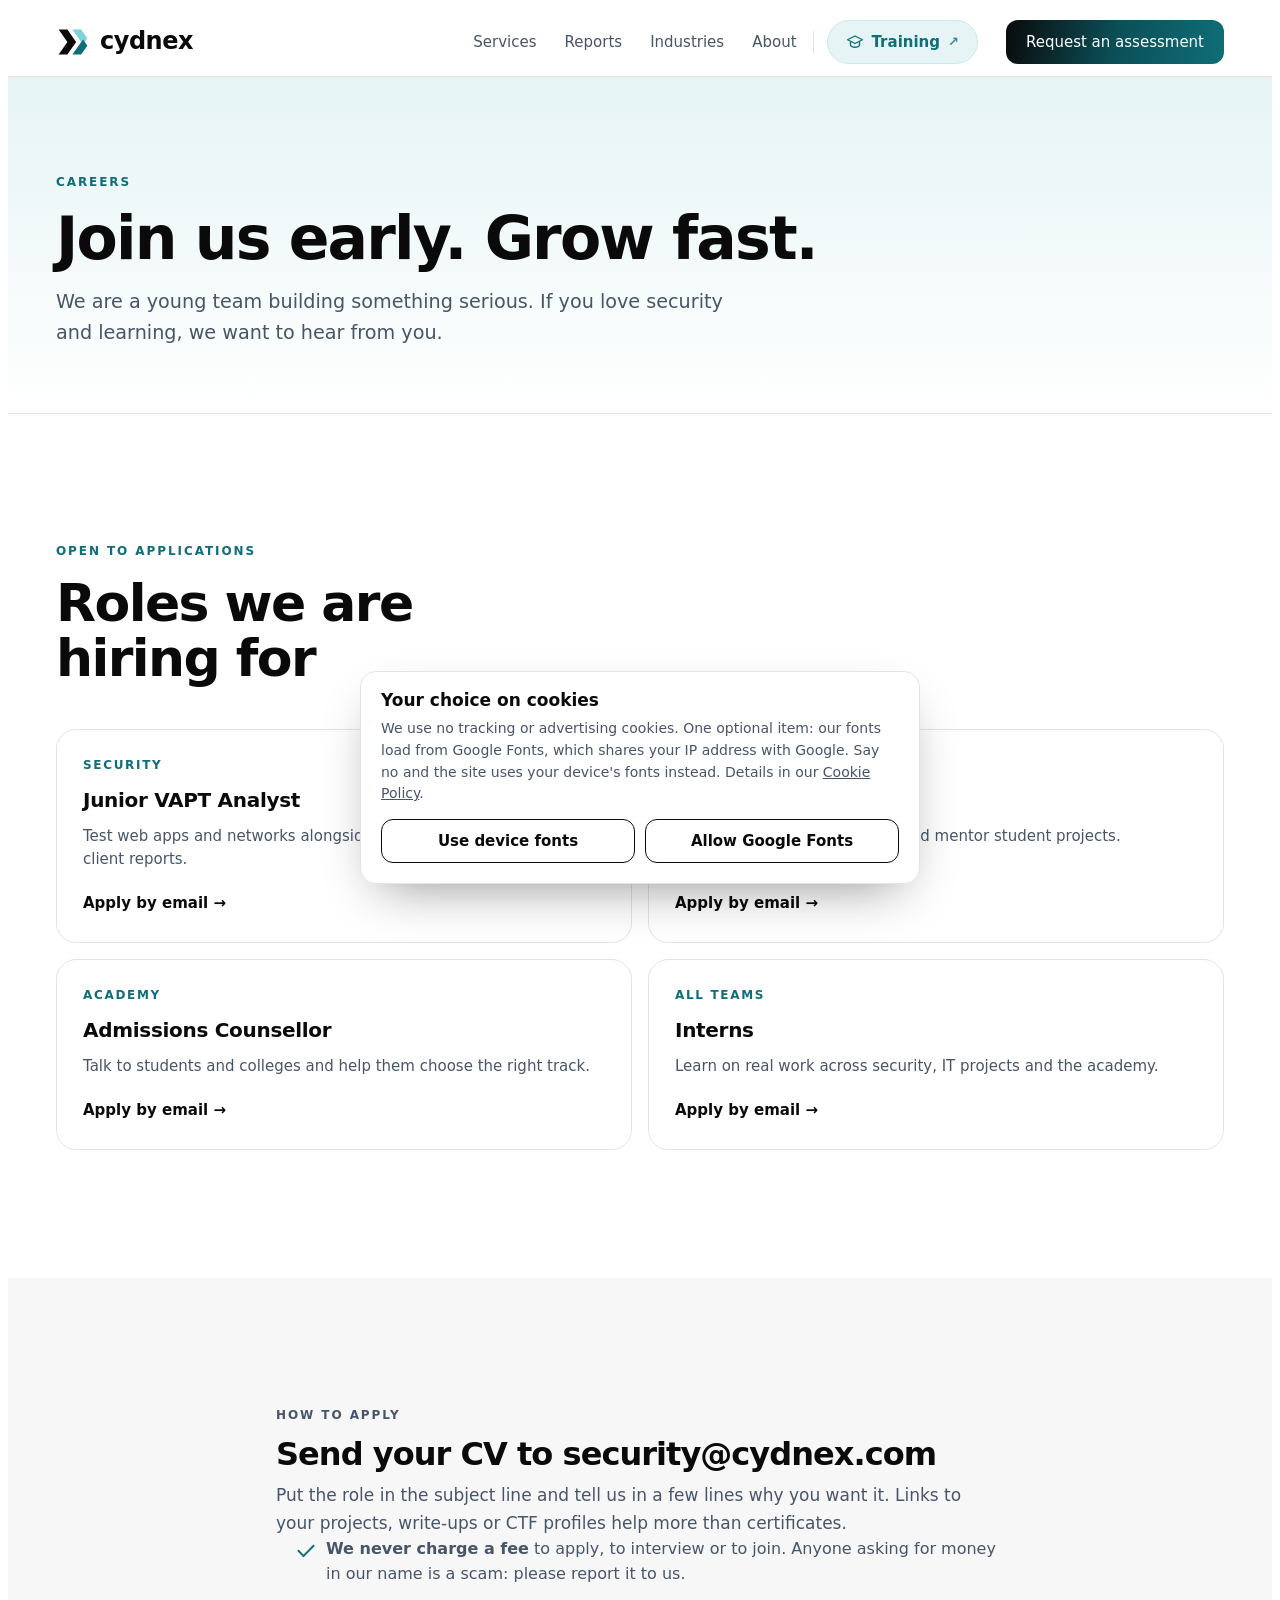
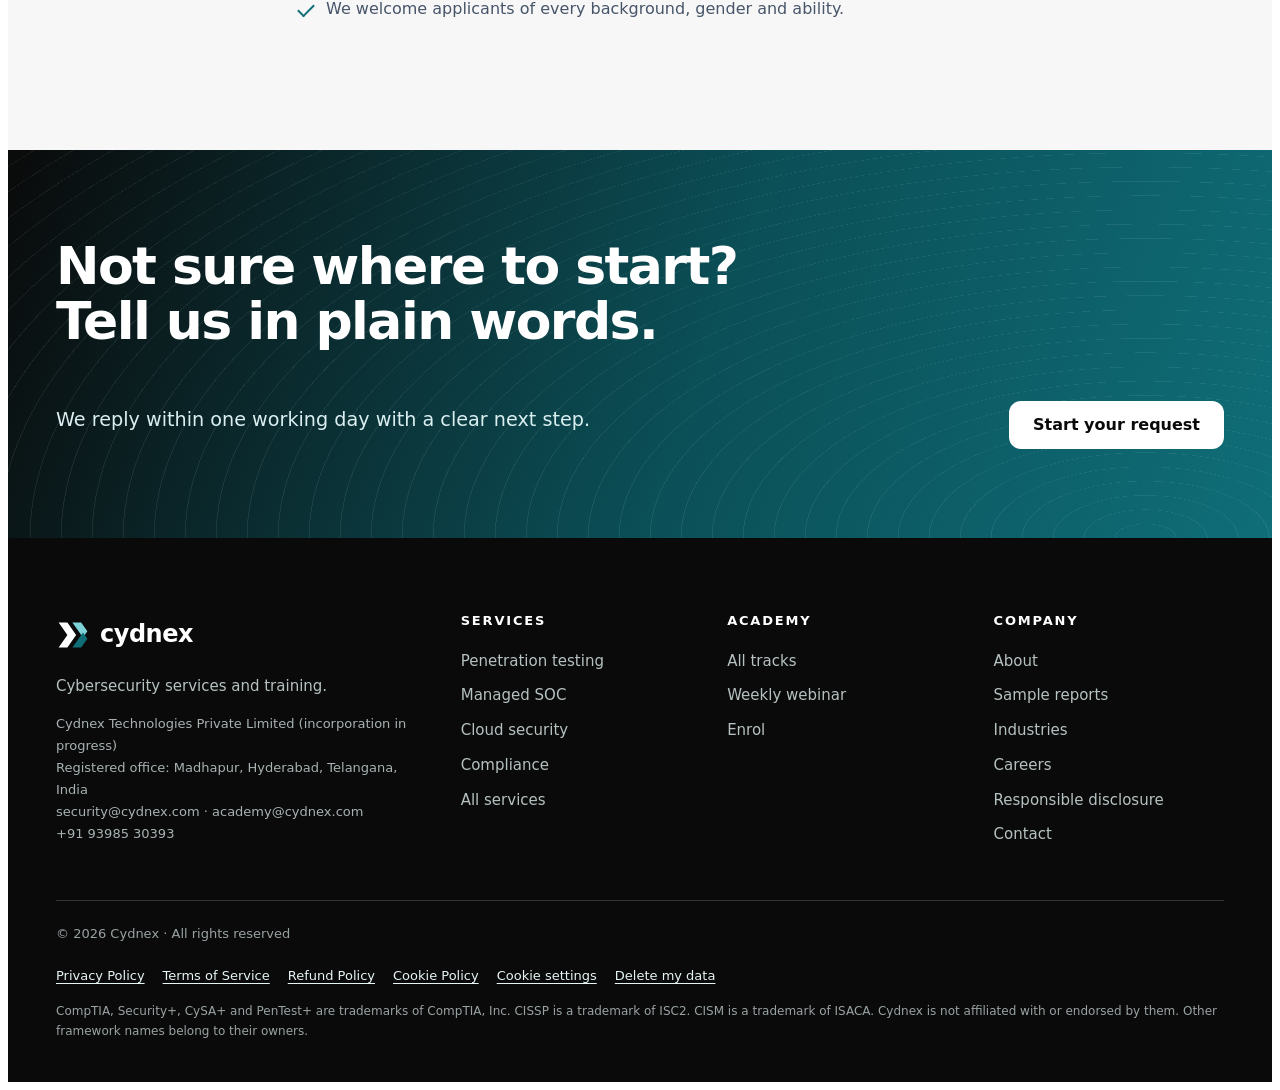
<file: careers.html>
<!doctype html>
<html lang="en" data-theme="light">
<head>
<meta charset="utf-8">
<meta name="viewport" content="width=device-width, initial-scale=1">
<title>Careers · Cydnex</title>
<meta name="description" content="Careers at Cydnex: junior VAPT analysts, cybersecurity trainers, admissions counsellors and interns in Hyderabad.">
<meta name="theme-color" content="#0f6e78">
<link rel="icon" href="favicon.svg" type="image/svg+xml">
<link rel="canonical" href="https://cydnex.com/careers">
<link rel="stylesheet" href="styles.css?v=20261118c">
</head>
<body>
<a class="skip" href="#main">Skip to content</a>
<svg width="0" height="0" style="position:absolute" aria-hidden="true" focusable="false"><defs>
<symbol id="i-shield" viewBox="0 0 24 24"><path d="M12 3l7 3v5c0 4.5-3 8.2-7 10-4-1.8-7-5.5-7-10V6z"/><path d="M9 12l2 2 4-4"/></symbol>
<symbol id="i-target" viewBox="0 0 24 24"><circle cx="12" cy="12" r="8"/><circle cx="12" cy="12" r="3"/><path d="M12 2v3M12 19v3M2 12h3M19 12h3"/></symbol>
<symbol id="i-code" viewBox="0 0 24 24"><path d="M8 8l-4 4 4 4M16 8l4 4-4 4M13.5 6l-3 12"/></symbol>
<symbol id="i-eye" viewBox="0 0 24 24"><path d="M2 12s3.6-6.5 10-6.5S22 12 22 12s-3.6 6.5-10 6.5S2 12 2 12z"/><circle cx="12" cy="12" r="3"/></symbol>
<symbol id="i-cap" viewBox="0 0 24 24"><path d="M2 9l10-5 10 5-10 5z"/><path d="M6 11.5V16c0 1.5 3 3 6 3s6-1.5 6-3v-4.5"/></symbol>
<symbol id="i-cloud" viewBox="0 0 24 24"><path d="M7 18a4.5 4.5 0 01-.6-8.96A6 6 0 0118 10a4 4 0 01-.5 8z"/></symbol>
<symbol id="i-doc" viewBox="0 0 24 24"><path d="M7 3h7l4 4v14H7z"/><path d="M14 3v4h4M9.5 14l2 2 3.5-4"/></symbol>
<symbol id="i-user" viewBox="0 0 24 24"><circle cx="12" cy="8" r="3.5"/><path d="M5 20c.8-3.6 3.6-5.5 7-5.5s6.2 1.9 7 5.5"/></symbol>
</defs></svg>
<header class="top"><div class="wrap">
<a class="logo" href="index.html" aria-label="Cydnex home"><svg class="xmark" viewBox="0 0 108 96" aria-hidden="true"><path class="x1" d="M8 8 H36 L64 48 L36 88 H8 L36 48 Z"/><path d="M52 8 H80 L100 36 L86 56 Z" fill="#7ED3D9"/><path d="M86 40 L100 60 L80 88 H52 Z" fill="#0F6E78"/></svg><span class="wm">cydnex</span></a>
<a class="acad-mini" href="https://training.cydnex.com/" aria-label="Training: Cydnex Academy courses"><svg viewBox="0 0 24 24" width="16" height="16" fill="none" stroke="currentColor" stroke-width="1.8" stroke-linejoin="round" aria-hidden="true"><path d="M2 9l10-5 10 5-10 5z"/><path d="M6 11.5V16c0 1.5 3 3 6 3s6-1.5 6-3v-4.5"/></svg>Training</a>
<button class="menu" id="menu" aria-expanded="false" aria-controls="links" aria-label="Menu"><svg width="20" height="20" viewBox="0 0 24 24" fill="none" stroke="currentColor" stroke-width="2" stroke-linecap="round"><path d="M4 7h16M4 12h16M4 17h16"/></svg></button>
<nav class="links" id="links" aria-label="Main">
<a href="services.html">Services</a><a href="reports.html">Reports</a><a href="industries.html">Industries</a><a href="about.html">About</a>
<a class="acad-link" href="https://training.cydnex.com/" aria-label="Training: Cydnex Academy courses, opens our training site"><svg viewBox="0 0 24 24" width="18" height="18" fill="none" stroke="currentColor" stroke-width="1.8" stroke-linejoin="round" aria-hidden="true"><path d="M2 9l10-5 10 5-10 5z"/><path d="M6 11.5V16c0 1.5 3 3 6 3s6-1.5 6-3v-4.5"/></svg><span>Training</span><span class="ext" aria-hidden="true">↗</span></a>
<a class="btn" href="index.html#contact" style="min-height:44px;padding:0 20px;font-size:15px;color:var(--btnfg)">Request an assessment</a>
</nav></div></header>
<main id="main">
<section class="phero"><div class="wrap"><p class="eyebrow">Careers</p><h1>Join us early. Grow fast.</h1><p class="lede">We are a young team building something serious. If you love security and learning, we want to hear from you.</p></div></section><section class="sec"><div class="wrap"><div class="head"><div><p class="eyebrow">Open to applications</p><h2>Roles we are hiring for</h2></div></div><div class="cgrid" style="grid-template-columns:repeat(2,minmax(0,1fr))"><div class="card"><small>Security</small><h3>Junior VAPT Analyst</h3><p>Test web apps and networks alongside senior testers and help write client reports.</p><a class="more" href="mailto:security@cydnex.com?subject=Application%3A%20Junior%20VAPT%20Analyst">Apply by email →</a></div><div class="card"><small>Academy</small><h3>Cybersecurity Trainer</h3><p>Teach small batches, run labs and mentor student projects.</p><a class="more" href="mailto:security@cydnex.com?subject=Application%3A%20Cybersecurity%20Trainer">Apply by email →</a></div><div class="card"><small>Academy</small><h3>Admissions Counsellor</h3><p>Talk to students and colleges and help them choose the right track.</p><a class="more" href="mailto:security@cydnex.com?subject=Application%3A%20Admissions%20Counsellor">Apply by email →</a></div><div class="card"><small>All teams</small><h3>Interns</h3><p>Learn on real work across security, IT projects and the academy.</p><a class="more" href="mailto:security@cydnex.com?subject=Application%3A%20Interns">Apply by email →</a></div></div></div></section><section class="sec alt"><div class="wrap prose"><p class="eyebrow">How to apply</p><h2 style="margin-top:12px">Send your CV to security@cydnex.com</h2><p>Put the role in the subject line and tell us in a few lines why you want it. Links to your projects, write-ups or CTF profiles help more than certificates.</p><ul class="ticks"><li><b>We never charge a fee</b> to apply, to interview or to join. Anyone asking for money in our name is a scam: please report it to us.</li><li>We welcome applicants of every background, gender and ability.</li></ul></div></section>
<section class="band sec" style="padding-block:clamp(56px,7vw,96px)"><div class="wrap"><h2 style="max-width:20ch;color:#fff">Not sure where to start? Tell us in plain words.</h2><p class="lede" style="color:#dbeff1;margin-top:14px">We reply within one working day with a clear next step.</p><a class="btn" href="index.html#contact" style="margin-top:24px">Start your request</a></div></section>
</main>
<footer><div class="wrap"><div class="cols">
<div><a class="logo" href="index.html"><svg class="xmark" viewBox="0 0 108 96" aria-hidden="true"><path class="x1" d="M8 8 H36 L64 48 L36 88 H8 L36 48 Z"/><path d="M52 8 H80 L100 36 L86 56 Z" fill="#7ED3D9"/><path d="M86 40 L100 60 L80 88 H52 Z" fill="#0F6E78"/></svg><span class="wm">cydnex</span></a><p style="max-width:36ch;color:color-mix(in srgb,var(--bandfg) 78%,var(--band))">Cybersecurity services and training.</p><address class="biz">Cydnex Technologies Private Limited (incorporation in progress)<br>Registered office: Madhapur, Hyderabad, Telangana, India<br><a href="mailto:security@cydnex.com">security@cydnex.com</a> · <a href="mailto:academy@cydnex.com">academy@cydnex.com</a><br><a href="tel:+919398530393">+91 93985 30393</a></address></div>
<div><b>Services</b><a href="services.html#pentest">Penetration testing</a><a href="services.html#soc">Managed SOC</a><a href="services.html#cloud">Cloud security</a><a href="services.html#compliance">Compliance</a><a href="services.html">All services</a></div>
<div><b>Academy</b><a href="https://training.cydnex.com/">All tracks</a><a href="https://training.cydnex.com/#webinar">Weekly webinar</a><a href="https://training.cydnex.com/#enquire">Enrol</a></div>
<div><b>Company</b><a href="about.html">About</a><a href="reports.html">Sample reports</a><a href="industries.html">Industries</a><a href="careers.html">Careers</a><a href="disclosure.html">Responsible disclosure</a><a href="index.html#contact">Contact</a></div></div>
<p class="legal">© 2026 <span data-b>Cydnex</span> · All rights reserved</p><nav class="legal-links" aria-label="Legal"><a href="privacy.html">Privacy Policy</a><a href="terms.html">Terms of Service</a><a href="refund.html">Refund Policy</a><a href="cookies.html">Cookie Policy</a><button type="button" id="cset">Cookie settings</button><a href="privacy.html#delete">Delete my data</a></nav><p class="tm">CompTIA, Security+, CySA+ and PenTest+ are trademarks of CompTIA, Inc. CISSP is a trademark of ISC2. CISM is a trademark of ISACA. Cydnex is not affiliated with or endorsed by them. Other framework names belong to their owners.</p></div></footer>
<div class="ck" id="ck" role="dialog" aria-labelledby="ck-h" aria-describedby="ck-p" hidden><h2 id="ck-h">Your choice on cookies</h2><p id="ck-p">We use no tracking or advertising cookies. One optional item: our fonts load from Google Fonts, which shares your IP address with Google. Say no and the site uses your device's fonts instead. Details in our <a href="cookies.html">Cookie Policy</a>.</p><div class="row"><button type="button" id="ck-no">Use device fonts</button><button type="button" id="ck-yes">Allow Google Fonts</button></div></div>
<script src="app.js?v=20261118c" defer></script>
</body>
</html>
</file>
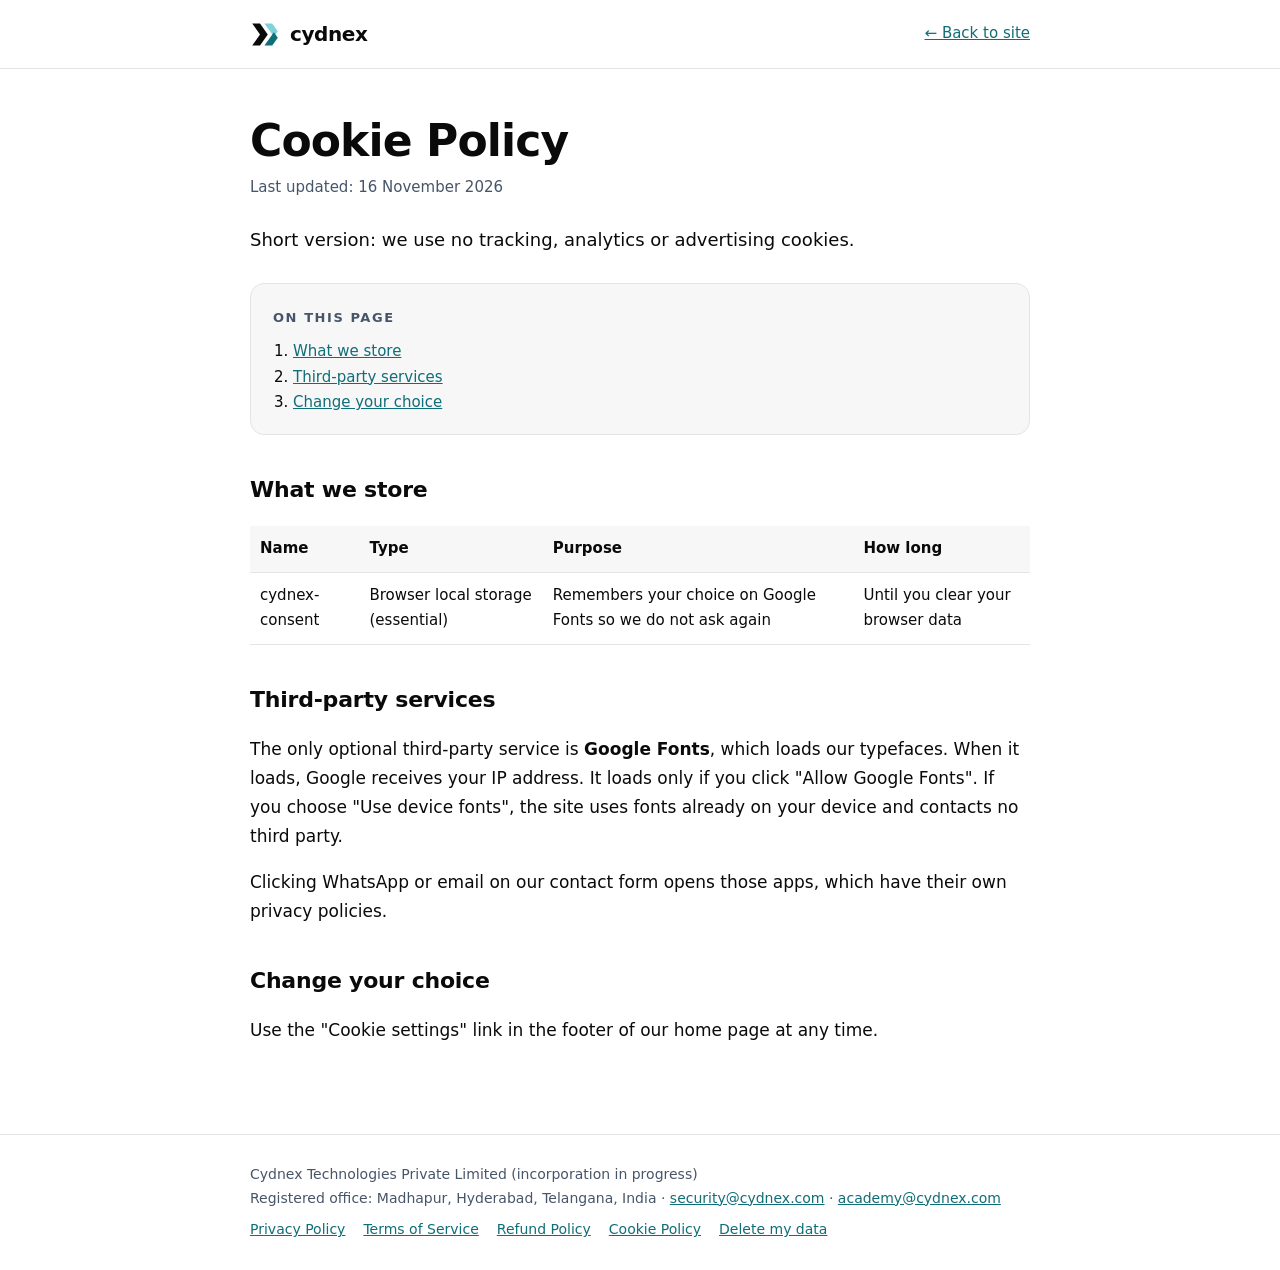
<file: cookies.html>
<!doctype html>
<html lang="en">
<head>
<meta charset="utf-8">
<meta name="viewport" content="width=device-width, initial-scale=1">
<title>Cookie Policy · Cydnex</title>
<meta name="description" content="Cookie Policy for Cydnex, a cybersecurity services and training company in Hyderabad, India.">
<style>
:root{--ink:#0a0a0a;--mut:#475569;--line:#e4e4e7;--teal:#0f6e78;--bg:#fff;--bg2:#f7f7f8}
*{box-sizing:border-box}
body{margin:0;background:var(--bg);color:var(--ink);font:400 17px/1.7 system-ui,-apple-system,"Segoe UI",Roboto,Helvetica,Arial,sans-serif}
a{color:var(--teal)}
:focus-visible{outline:3px solid var(--teal);outline-offset:3px;border-radius:4px}
.skip{position:absolute;left:16px;top:-60px;background:var(--ink);color:#fff;padding:10px 16px;border-radius:8px}.skip:focus{top:12px}
header{border-bottom:1px solid var(--line)}
.wrap{max-width:820px;margin:0 auto;padding:0 20px}
.top{display:flex;align-items:center;justify-content:space-between;min-height:68px;gap:16px}
.logo{display:flex;align-items:center;gap:10px;text-decoration:none;color:var(--ink);font-weight:700;font-size:20px;letter-spacing:-.02em}
.top a.back{font-size:15px}
main{padding:48px 0 72px}
h1{font-size:clamp(32px,5vw,44px);line-height:1.1;letter-spacing:-.02em;margin:0}
.meta{color:var(--mut);font-size:15px;margin-top:10px}
.intro{font-size:18px;margin-top:24px}
.toc{background:var(--bg2);border:1px solid var(--line);border-radius:14px;padding:18px 22px;margin:28px 0}
.toc b{font-size:13px;letter-spacing:.12em;text-transform:uppercase;color:var(--mut)}
.toc ol{margin:8px 0 0;padding-left:20px;font-size:15px}
section{margin-top:36px}
h2{font-size:22px;letter-spacing:-.01em;margin:0 0 8px}
h3{font-size:17px;margin:18px 0 4px}
table{width:100%;border-collapse:collapse;font-size:15px;margin-top:10px}
th,td{text-align:left;padding:10px;border-bottom:1px solid var(--line);vertical-align:top}
th{background:var(--bg2)}
.box{border:1px solid var(--line);border-left:0;background:#eef7f8;border-radius:12px;padding:16px 18px;margin-top:12px}
.btn{display:inline-block;margin-top:10px;background:linear-gradient(100deg,#0a0a0a,#0b4f57 50%,#0f6e78);color:#fff;text-decoration:none;font-weight:600;padding:12px 20px;border-radius:12px}
footer{border-top:1px solid var(--line);padding:28px 0;font-size:14px;color:var(--mut)}
footer nav{display:flex;flex-wrap:wrap;gap:6px 18px;margin-top:8px}
.tbl{overflow-x:auto}
</style>
</head>
<body>
<a class="skip" href="#main">Skip to content</a>
<header><div class="wrap top"><a class="logo" href="index.html"><svg viewBox="0 0 108 96" width="30" height="27" aria-hidden="true"><path d="M8 8 H36 L64 48 L36 88 H8 L36 48 Z" fill="#0a0a0a"/><path d="M52 8 H80 L100 36 L86 56 Z" fill="#7ED3D9"/><path d="M86 40 L100 60 L80 88 H52 Z" fill="#0F6E78"/></svg>cydnex</a><a class="back" href="index.html">← Back to site</a></div></header>
<main id="main"><div class="wrap">
<h1>Cookie Policy</h1>
<p class="meta">Last updated: 16 November 2026</p>
<div class="intro"><p>Short version: we use no tracking, analytics or advertising cookies.</p></div>
<nav class="toc" aria-label="On this page"><b>On this page</b><ol><li><a href="#what">What we store</a></li><li><a href="#third">Third-party services</a></li><li><a href="#change">Change your choice</a></li></ol></nav>
<section id="what"><h2>What we store</h2><div class="tbl"><table><thead><tr><th>Name</th><th>Type</th><th>Purpose</th><th>How long</th></tr></thead><tbody>
<tr><td>cydnex-consent</td><td>Browser local storage (essential)</td><td>Remembers your choice on Google Fonts so we do not ask again</td><td>Until you clear your browser data</td></tr>
</tbody></table></div></section><section id="third"><h2>Third-party services</h2><p>The only optional third-party service is <strong>Google Fonts</strong>, which loads our typefaces. When it loads, Google receives your IP address. It loads only if you click "Allow Google Fonts". If you choose "Use device fonts", the site uses fonts already on your device and contacts no third party.</p>
<p>Clicking WhatsApp or email on our contact form opens those apps, which have their own privacy policies.</p></section><section id="change"><h2>Change your choice</h2><p>Use the "Cookie settings" link in the footer of our home page at any time.</p></section>
</div></main>
<footer><div class="wrap">Cydnex Technologies Private Limited (incorporation in progress)<br>Registered office: Madhapur, Hyderabad, Telangana, India · <a href="mailto:security@cydnex.com">security@cydnex.com</a> · <a href="mailto:academy@cydnex.com">academy@cydnex.com</a>
<nav aria-label="Legal"><a href="privacy.html">Privacy Policy</a><a href="terms.html">Terms of Service</a><a href="refund.html">Refund Policy</a><a href="cookies.html">Cookie Policy</a><a href="privacy.html#delete">Delete my data</a></nav></div></footer>
</body>
</html>
</file>
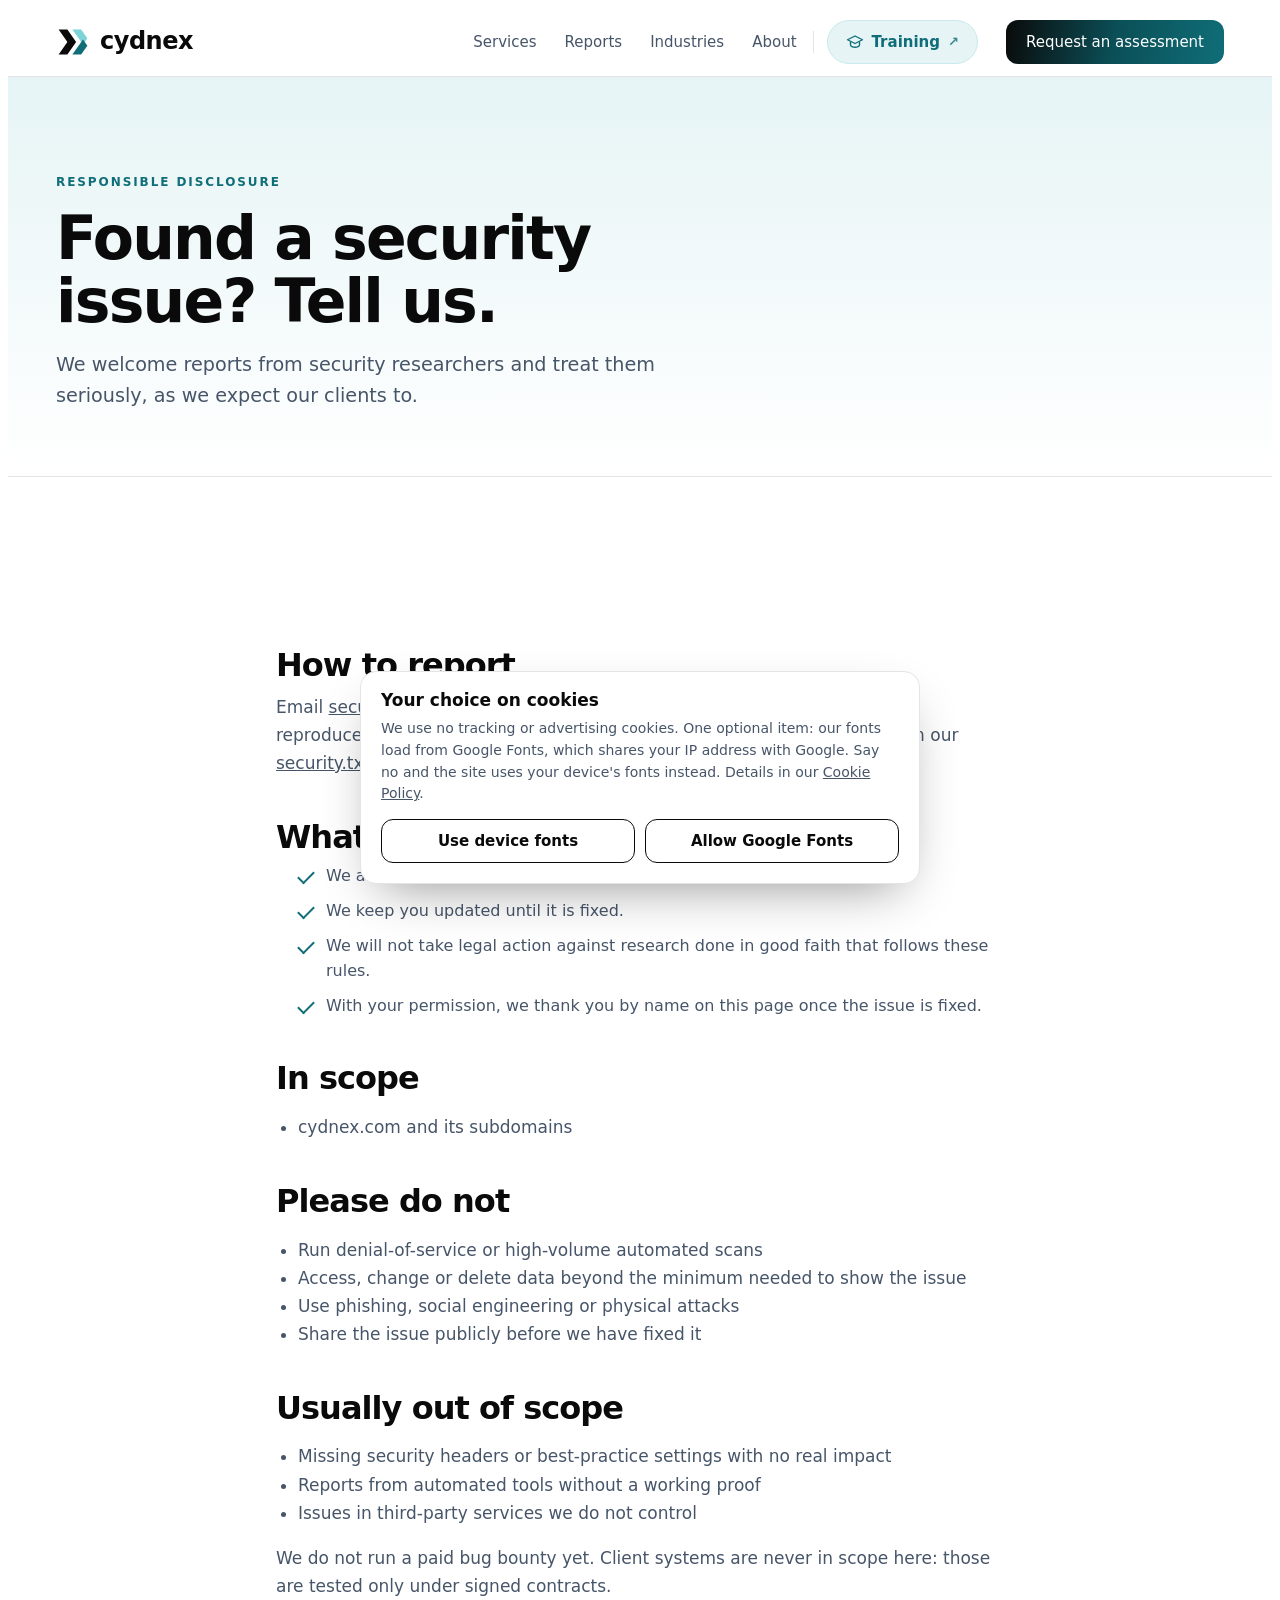
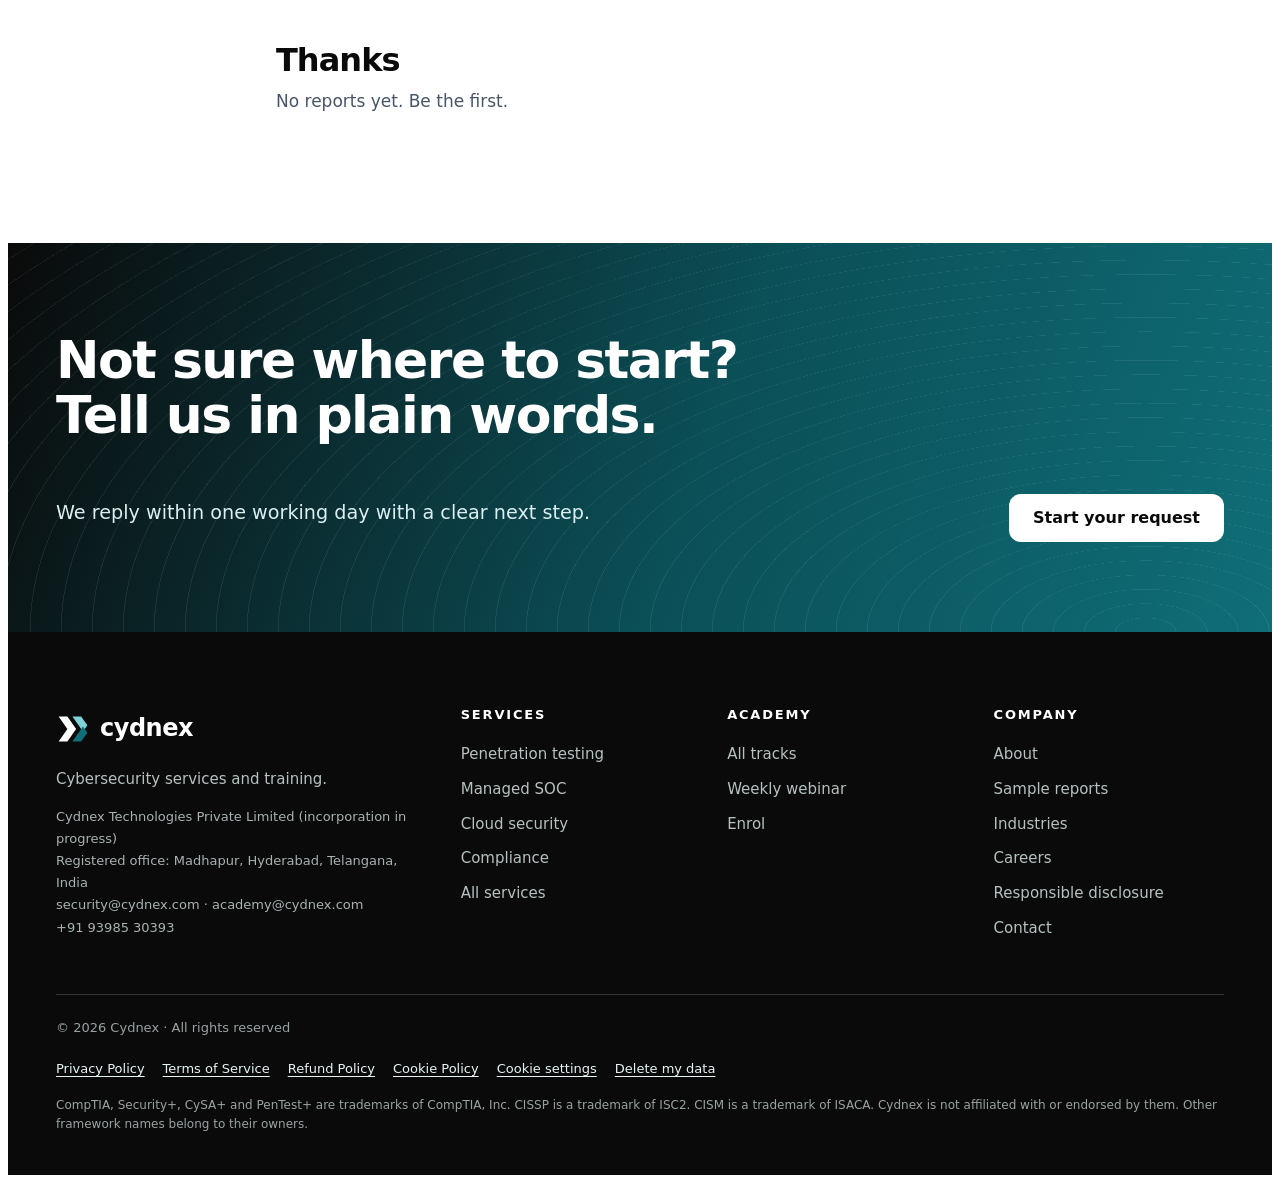
<file: disclosure.html>
<!doctype html>
<html lang="en" data-theme="light">
<head>
<meta charset="utf-8">
<meta name="viewport" content="width=device-width, initial-scale=1">
<title>Responsible disclosure · Cydnex</title>
<meta name="description" content="How to report a security vulnerability in Cydnex systems responsibly.">
<meta name="theme-color" content="#0f6e78">
<link rel="icon" href="favicon.svg" type="image/svg+xml">
<link rel="canonical" href="https://cydnex.com/disclosure">
<link rel="stylesheet" href="styles.css?v=20261118c">
</head>
<body>
<a class="skip" href="#main">Skip to content</a>
<svg width="0" height="0" style="position:absolute" aria-hidden="true" focusable="false"><defs>
<symbol id="i-shield" viewBox="0 0 24 24"><path d="M12 3l7 3v5c0 4.5-3 8.2-7 10-4-1.8-7-5.5-7-10V6z"/><path d="M9 12l2 2 4-4"/></symbol>
<symbol id="i-target" viewBox="0 0 24 24"><circle cx="12" cy="12" r="8"/><circle cx="12" cy="12" r="3"/><path d="M12 2v3M12 19v3M2 12h3M19 12h3"/></symbol>
<symbol id="i-code" viewBox="0 0 24 24"><path d="M8 8l-4 4 4 4M16 8l4 4-4 4M13.5 6l-3 12"/></symbol>
<symbol id="i-eye" viewBox="0 0 24 24"><path d="M2 12s3.6-6.5 10-6.5S22 12 22 12s-3.6 6.5-10 6.5S2 12 2 12z"/><circle cx="12" cy="12" r="3"/></symbol>
<symbol id="i-cap" viewBox="0 0 24 24"><path d="M2 9l10-5 10 5-10 5z"/><path d="M6 11.5V16c0 1.5 3 3 6 3s6-1.5 6-3v-4.5"/></symbol>
<symbol id="i-cloud" viewBox="0 0 24 24"><path d="M7 18a4.5 4.5 0 01-.6-8.96A6 6 0 0118 10a4 4 0 01-.5 8z"/></symbol>
<symbol id="i-doc" viewBox="0 0 24 24"><path d="M7 3h7l4 4v14H7z"/><path d="M14 3v4h4M9.5 14l2 2 3.5-4"/></symbol>
<symbol id="i-user" viewBox="0 0 24 24"><circle cx="12" cy="8" r="3.5"/><path d="M5 20c.8-3.6 3.6-5.5 7-5.5s6.2 1.9 7 5.5"/></symbol>
</defs></svg>
<header class="top"><div class="wrap">
<a class="logo" href="index.html" aria-label="Cydnex home"><svg class="xmark" viewBox="0 0 108 96" aria-hidden="true"><path class="x1" d="M8 8 H36 L64 48 L36 88 H8 L36 48 Z"/><path d="M52 8 H80 L100 36 L86 56 Z" fill="#7ED3D9"/><path d="M86 40 L100 60 L80 88 H52 Z" fill="#0F6E78"/></svg><span class="wm">cydnex</span></a>
<a class="acad-mini" href="https://training.cydnex.com/" aria-label="Training: Cydnex Academy courses"><svg viewBox="0 0 24 24" width="16" height="16" fill="none" stroke="currentColor" stroke-width="1.8" stroke-linejoin="round" aria-hidden="true"><path d="M2 9l10-5 10 5-10 5z"/><path d="M6 11.5V16c0 1.5 3 3 6 3s6-1.5 6-3v-4.5"/></svg>Training</a>
<button class="menu" id="menu" aria-expanded="false" aria-controls="links" aria-label="Menu"><svg width="20" height="20" viewBox="0 0 24 24" fill="none" stroke="currentColor" stroke-width="2" stroke-linecap="round"><path d="M4 7h16M4 12h16M4 17h16"/></svg></button>
<nav class="links" id="links" aria-label="Main">
<a href="services.html">Services</a><a href="reports.html">Reports</a><a href="industries.html">Industries</a><a href="about.html">About</a>
<a class="acad-link" href="https://training.cydnex.com/" aria-label="Training: Cydnex Academy courses, opens our training site"><svg viewBox="0 0 24 24" width="18" height="18" fill="none" stroke="currentColor" stroke-width="1.8" stroke-linejoin="round" aria-hidden="true"><path d="M2 9l10-5 10 5-10 5z"/><path d="M6 11.5V16c0 1.5 3 3 6 3s6-1.5 6-3v-4.5"/></svg><span>Training</span><span class="ext" aria-hidden="true">↗</span></a>
<a class="btn" href="index.html#contact" style="min-height:44px;padding:0 20px;font-size:15px;color:var(--btnfg)">Request an assessment</a>
</nav></div></header>
<main id="main">
<section class="phero"><div class="wrap"><p class="eyebrow">Responsible disclosure</p><h1>Found a security issue? Tell us.</h1><p class="lede">We welcome reports from security researchers and treat them seriously, as we expect our clients to.</p></div></section><section class="sec"><div class="wrap prose">
<h2>How to report</h2><p>Email <a href="mailto:security@cydnex.com?subject=Vulnerability%20report">security@cydnex.com</a> with the affected page or system, the steps to reproduce, and the impact you believe it has. Our contact details are also in our <a href="/.well-known/security.txt">security.txt</a> file.</p>
<h2>What we promise</h2><ul class="ticks"><li>We acknowledge your report within 3 working days.</li><li>We keep you updated until it is fixed.</li><li>We will not take legal action against research done in good faith that follows these rules.</li><li>With your permission, we thank you by name on this page once the issue is fixed.</li></ul>
<h2>In scope</h2><ul><li>cydnex.com and its subdomains</li></ul>
<h2>Please do not</h2><ul><li>Run denial-of-service or high-volume automated scans</li><li>Access, change or delete data beyond the minimum needed to show the issue</li><li>Use phishing, social engineering or physical attacks</li><li>Share the issue publicly before we have fixed it</li></ul>
<h2>Usually out of scope</h2><ul><li>Missing security headers or best-practice settings with no real impact</li><li>Reports from automated tools without a working proof</li><li>Issues in third-party services we do not control</li></ul>
<p>We do not run a paid bug bounty yet. Client systems are never in scope here: those are tested only under signed contracts.</p>
<h2>Thanks</h2><p>No reports yet. Be the first.</p>
</div></section>
<section class="band sec" style="padding-block:clamp(56px,7vw,96px)"><div class="wrap"><h2 style="max-width:20ch;color:#fff">Not sure where to start? Tell us in plain words.</h2><p class="lede" style="color:#dbeff1;margin-top:14px">We reply within one working day with a clear next step.</p><a class="btn" href="index.html#contact" style="margin-top:24px">Start your request</a></div></section>
</main>
<footer><div class="wrap"><div class="cols">
<div><a class="logo" href="index.html"><svg class="xmark" viewBox="0 0 108 96" aria-hidden="true"><path class="x1" d="M8 8 H36 L64 48 L36 88 H8 L36 48 Z"/><path d="M52 8 H80 L100 36 L86 56 Z" fill="#7ED3D9"/><path d="M86 40 L100 60 L80 88 H52 Z" fill="#0F6E78"/></svg><span class="wm">cydnex</span></a><p style="max-width:36ch;color:color-mix(in srgb,var(--bandfg) 78%,var(--band))">Cybersecurity services and training.</p><address class="biz">Cydnex Technologies Private Limited (incorporation in progress)<br>Registered office: Madhapur, Hyderabad, Telangana, India<br><a href="mailto:security@cydnex.com">security@cydnex.com</a> · <a href="mailto:academy@cydnex.com">academy@cydnex.com</a><br><a href="tel:+919398530393">+91 93985 30393</a></address></div>
<div><b>Services</b><a href="services.html#pentest">Penetration testing</a><a href="services.html#soc">Managed SOC</a><a href="services.html#cloud">Cloud security</a><a href="services.html#compliance">Compliance</a><a href="services.html">All services</a></div>
<div><b>Academy</b><a href="https://training.cydnex.com/">All tracks</a><a href="https://training.cydnex.com/#webinar">Weekly webinar</a><a href="https://training.cydnex.com/#enquire">Enrol</a></div>
<div><b>Company</b><a href="about.html">About</a><a href="reports.html">Sample reports</a><a href="industries.html">Industries</a><a href="careers.html">Careers</a><a href="disclosure.html">Responsible disclosure</a><a href="index.html#contact">Contact</a></div></div>
<p class="legal">© 2026 <span data-b>Cydnex</span> · All rights reserved</p><nav class="legal-links" aria-label="Legal"><a href="privacy.html">Privacy Policy</a><a href="terms.html">Terms of Service</a><a href="refund.html">Refund Policy</a><a href="cookies.html">Cookie Policy</a><button type="button" id="cset">Cookie settings</button><a href="privacy.html#delete">Delete my data</a></nav><p class="tm">CompTIA, Security+, CySA+ and PenTest+ are trademarks of CompTIA, Inc. CISSP is a trademark of ISC2. CISM is a trademark of ISACA. Cydnex is not affiliated with or endorsed by them. Other framework names belong to their owners.</p></div></footer>
<div class="ck" id="ck" role="dialog" aria-labelledby="ck-h" aria-describedby="ck-p" hidden><h2 id="ck-h">Your choice on cookies</h2><p id="ck-p">We use no tracking or advertising cookies. One optional item: our fonts load from Google Fonts, which shares your IP address with Google. Say no and the site uses your device's fonts instead. Details in our <a href="cookies.html">Cookie Policy</a>.</p><div class="row"><button type="button" id="ck-no">Use device fonts</button><button type="button" id="ck-yes">Allow Google Fonts</button></div></div>
<script src="app.js?v=20261118c" defer></script>
</body>
</html>
</file>
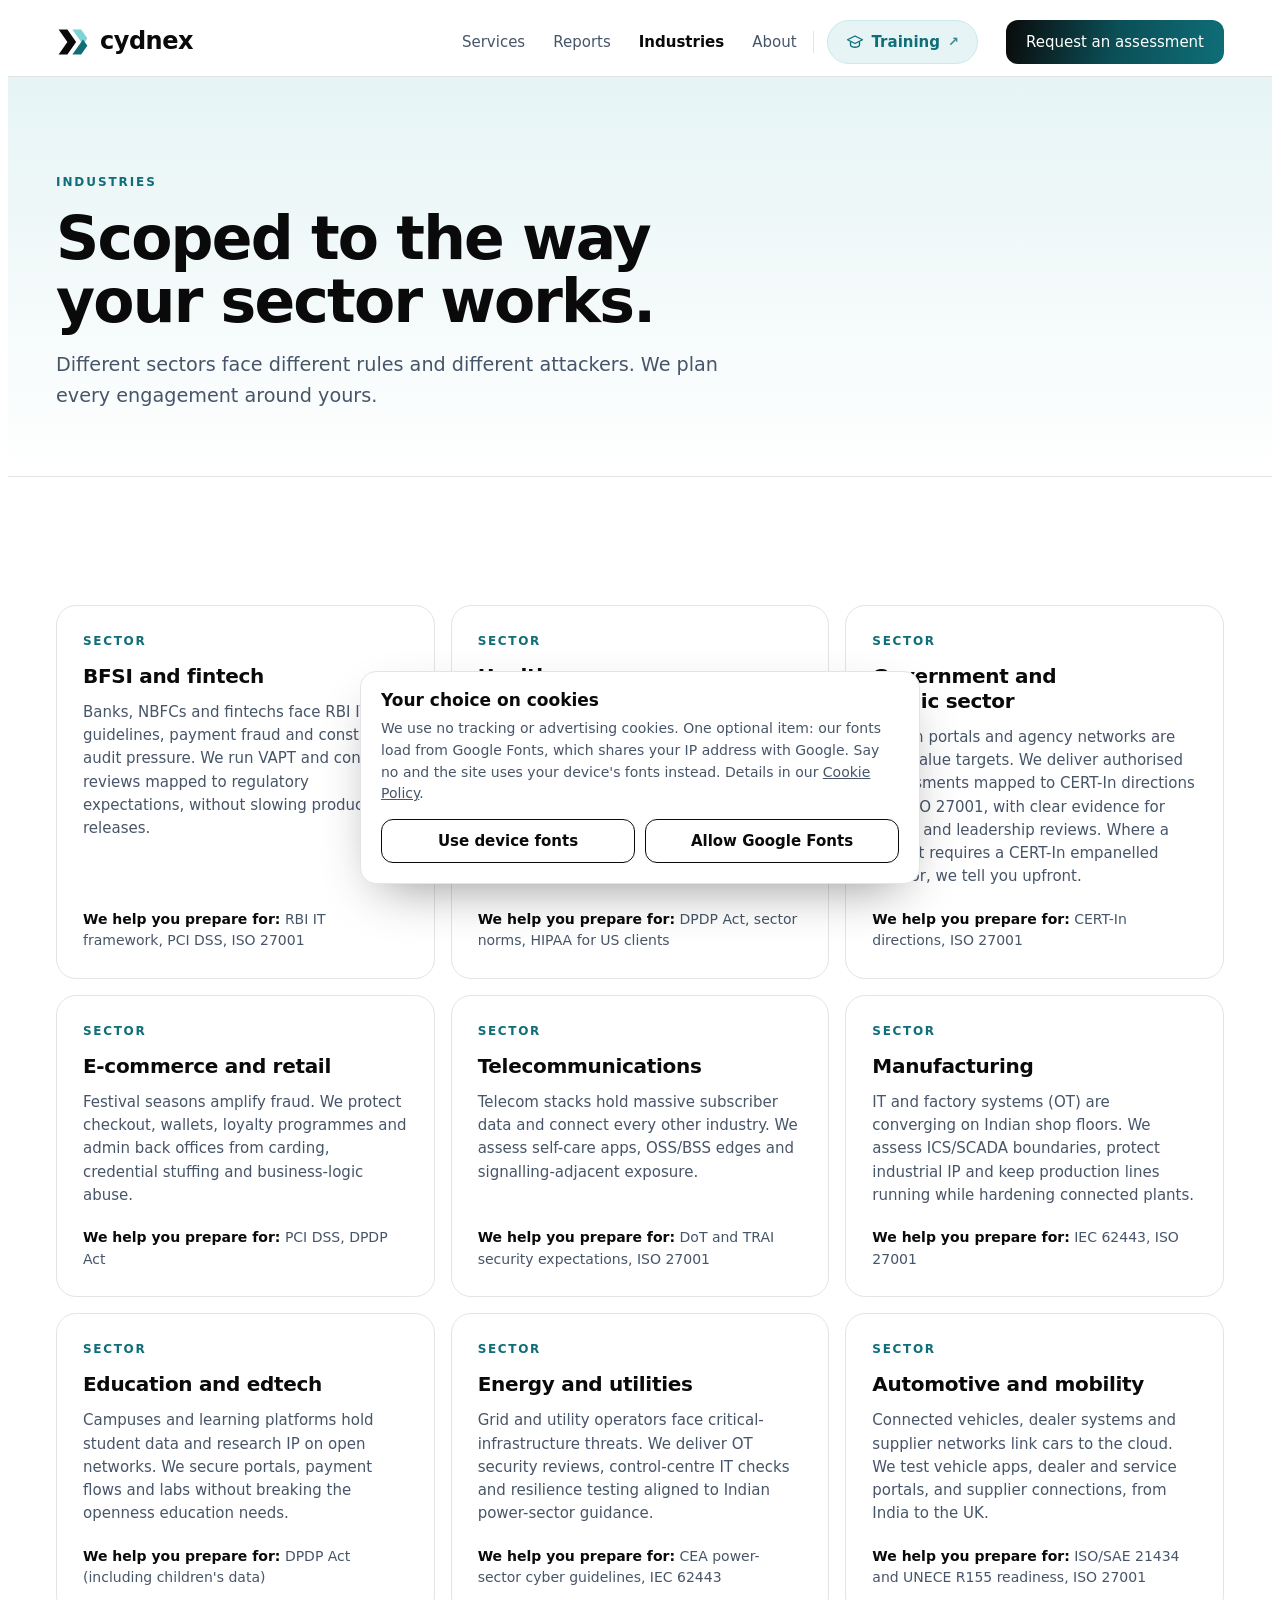
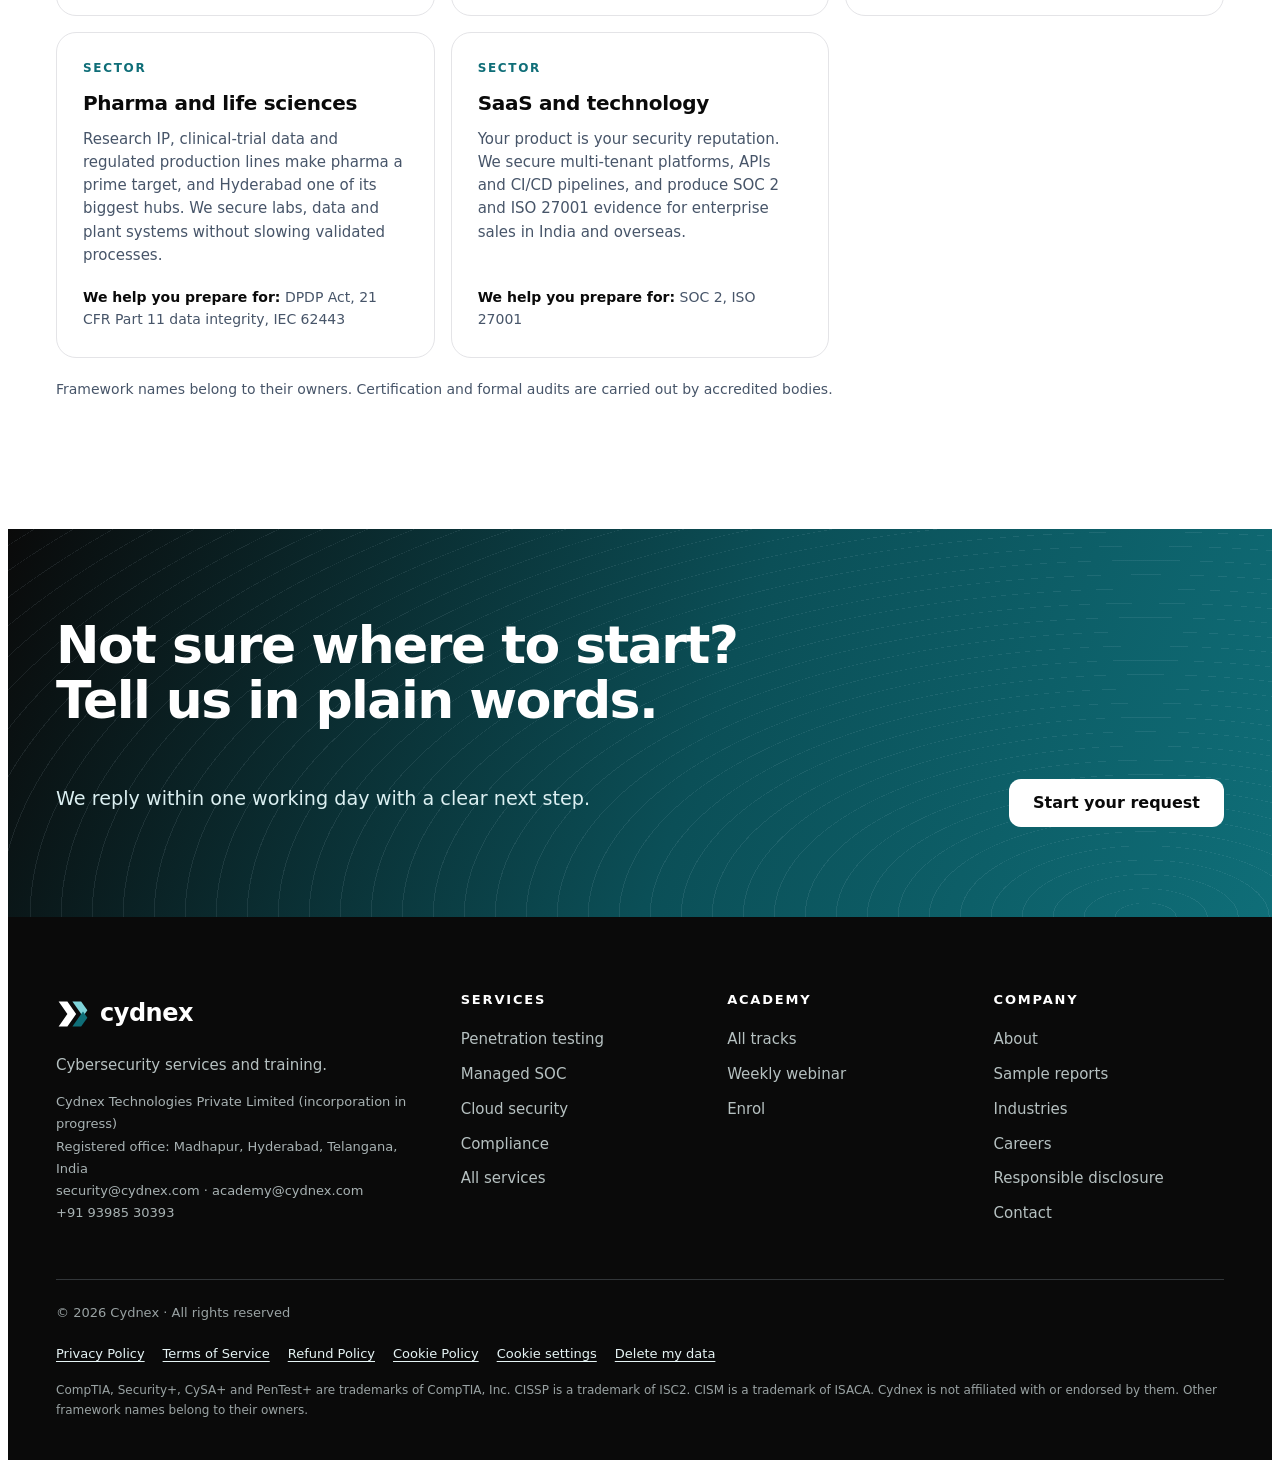
<file: industries.html>
<!doctype html>
<html lang="en" data-theme="light">
<head>
<meta charset="utf-8">
<meta name="viewport" content="width=device-width, initial-scale=1">
<title>Industries · Cydnex</title>
<meta name="description" content="Cydnex works with BFSI and fintech, healthcare, government, e-commerce, telecom, manufacturing, education, energy, automotive, pharma and SaaS companies.">
<meta name="theme-color" content="#0f6e78">
<link rel="icon" href="favicon.svg" type="image/svg+xml">
<link rel="canonical" href="https://cydnex.com/industries">
<link rel="stylesheet" href="styles.css?v=20261118c">
</head>
<body>
<a class="skip" href="#main">Skip to content</a>
<svg width="0" height="0" style="position:absolute" aria-hidden="true" focusable="false"><defs>
<symbol id="i-shield" viewBox="0 0 24 24"><path d="M12 3l7 3v5c0 4.5-3 8.2-7 10-4-1.8-7-5.5-7-10V6z"/><path d="M9 12l2 2 4-4"/></symbol>
<symbol id="i-target" viewBox="0 0 24 24"><circle cx="12" cy="12" r="8"/><circle cx="12" cy="12" r="3"/><path d="M12 2v3M12 19v3M2 12h3M19 12h3"/></symbol>
<symbol id="i-code" viewBox="0 0 24 24"><path d="M8 8l-4 4 4 4M16 8l4 4-4 4M13.5 6l-3 12"/></symbol>
<symbol id="i-eye" viewBox="0 0 24 24"><path d="M2 12s3.6-6.5 10-6.5S22 12 22 12s-3.6 6.5-10 6.5S2 12 2 12z"/><circle cx="12" cy="12" r="3"/></symbol>
<symbol id="i-cap" viewBox="0 0 24 24"><path d="M2 9l10-5 10 5-10 5z"/><path d="M6 11.5V16c0 1.5 3 3 6 3s6-1.5 6-3v-4.5"/></symbol>
<symbol id="i-cloud" viewBox="0 0 24 24"><path d="M7 18a4.5 4.5 0 01-.6-8.96A6 6 0 0118 10a4 4 0 01-.5 8z"/></symbol>
<symbol id="i-doc" viewBox="0 0 24 24"><path d="M7 3h7l4 4v14H7z"/><path d="M14 3v4h4M9.5 14l2 2 3.5-4"/></symbol>
<symbol id="i-user" viewBox="0 0 24 24"><circle cx="12" cy="8" r="3.5"/><path d="M5 20c.8-3.6 3.6-5.5 7-5.5s6.2 1.9 7 5.5"/></symbol>
</defs></svg>
<header class="top"><div class="wrap">
<a class="logo" href="index.html" aria-label="Cydnex home"><svg class="xmark" viewBox="0 0 108 96" aria-hidden="true"><path class="x1" d="M8 8 H36 L64 48 L36 88 H8 L36 48 Z"/><path d="M52 8 H80 L100 36 L86 56 Z" fill="#7ED3D9"/><path d="M86 40 L100 60 L80 88 H52 Z" fill="#0F6E78"/></svg><span class="wm">cydnex</span></a>
<a class="acad-mini" href="https://training.cydnex.com/" aria-label="Training: Cydnex Academy courses"><svg viewBox="0 0 24 24" width="16" height="16" fill="none" stroke="currentColor" stroke-width="1.8" stroke-linejoin="round" aria-hidden="true"><path d="M2 9l10-5 10 5-10 5z"/><path d="M6 11.5V16c0 1.5 3 3 6 3s6-1.5 6-3v-4.5"/></svg>Training</a>
<button class="menu" id="menu" aria-expanded="false" aria-controls="links" aria-label="Menu"><svg width="20" height="20" viewBox="0 0 24 24" fill="none" stroke="currentColor" stroke-width="2" stroke-linecap="round"><path d="M4 7h16M4 12h16M4 17h16"/></svg></button>
<nav class="links" id="links" aria-label="Main">
<a href="services.html">Services</a><a href="reports.html">Reports</a><a href="industries.html" aria-current="page">Industries</a><a href="about.html">About</a>
<a class="acad-link" href="https://training.cydnex.com/" aria-label="Training: Cydnex Academy courses, opens our training site"><svg viewBox="0 0 24 24" width="18" height="18" fill="none" stroke="currentColor" stroke-width="1.8" stroke-linejoin="round" aria-hidden="true"><path d="M2 9l10-5 10 5-10 5z"/><path d="M6 11.5V16c0 1.5 3 3 6 3s6-1.5 6-3v-4.5"/></svg><span>Training</span><span class="ext" aria-hidden="true">↗</span></a>
<a class="btn" href="index.html#contact" style="min-height:44px;padding:0 20px;font-size:15px;color:var(--btnfg)">Request an assessment</a>
</nav></div></header>
<main id="main">
<section class="phero"><div class="wrap"><p class="eyebrow">Industries</p><h1>Scoped to the way your sector works.</h1><p class="lede">Different sectors face different rules and different attackers. We plan every engagement around yours.</p></div></section><section class="sec"><div class="wrap"><div class="cgrid"><div class="card"><small>Sector</small><h3>BFSI and fintech</h3><p>Banks, NBFCs and fintechs face RBI IT guidelines, payment fraud and constant audit pressure. We run VAPT and control reviews mapped to regulatory expectations, without slowing product releases.</p><p style="margin-top:auto;padding-top:8px;font-size:14px"><b style="color:var(--ink)">We help you prepare for:</b> RBI IT framework, PCI DSS, ISO 27001</p></div><div class="card"><small>Sector</small><h3>Healthcare</h3><p>Hospitals and health-tech platforms cannot afford downtime: ransomware and patient-data exposure put patients and licences at risk. We secure clinical systems, patient portals and device networks.</p><p style="margin-top:auto;padding-top:8px;font-size:14px"><b style="color:var(--ink)">We help you prepare for:</b> DPDP Act, sector norms, HIPAA for US clients</p></div><div class="card"><small>Sector</small><h3>Government and public sector</h3><p>Citizen portals and agency networks are high-value targets. We deliver authorised assessments mapped to CERT-In directions and ISO 27001, with clear evidence for audits and leadership reviews. Where a project requires a CERT-In empanelled auditor, we tell you upfront.</p><p style="margin-top:auto;padding-top:8px;font-size:14px"><b style="color:var(--ink)">We help you prepare for:</b> CERT-In directions, ISO 27001</p></div><div class="card"><small>Sector</small><h3>E-commerce and retail</h3><p>Festival seasons amplify fraud. We protect checkout, wallets, loyalty programmes and admin back offices from carding, credential stuffing and business-logic abuse.</p><p style="margin-top:auto;padding-top:8px;font-size:14px"><b style="color:var(--ink)">We help you prepare for:</b> PCI DSS, DPDP Act</p></div><div class="card"><small>Sector</small><h3>Telecommunications</h3><p>Telecom stacks hold massive subscriber data and connect every other industry. We assess self-care apps, OSS/BSS edges and signalling-adjacent exposure.</p><p style="margin-top:auto;padding-top:8px;font-size:14px"><b style="color:var(--ink)">We help you prepare for:</b> DoT and TRAI security expectations, ISO 27001</p></div><div class="card"><small>Sector</small><h3>Manufacturing</h3><p>IT and factory systems (OT) are converging on Indian shop floors. We assess ICS/SCADA boundaries, protect industrial IP and keep production lines running while hardening connected plants.</p><p style="margin-top:auto;padding-top:8px;font-size:14px"><b style="color:var(--ink)">We help you prepare for:</b> IEC 62443, ISO 27001</p></div><div class="card"><small>Sector</small><h3>Education and edtech</h3><p>Campuses and learning platforms hold student data and research IP on open networks. We secure portals, payment flows and labs without breaking the openness education needs.</p><p style="margin-top:auto;padding-top:8px;font-size:14px"><b style="color:var(--ink)">We help you prepare for:</b> DPDP Act (including children's data)</p></div><div class="card"><small>Sector</small><h3>Energy and utilities</h3><p>Grid and utility operators face critical-infrastructure threats. We deliver OT security reviews, control-centre IT checks and resilience testing aligned to Indian power-sector guidance.</p><p style="margin-top:auto;padding-top:8px;font-size:14px"><b style="color:var(--ink)">We help you prepare for:</b> CEA power-sector cyber guidelines, IEC 62443</p></div><div class="card"><small>Sector</small><h3>Automotive and mobility</h3><p>Connected vehicles, dealer systems and supplier networks link cars to the cloud. We test vehicle apps, dealer and service portals, and supplier connections, from India to the UK.</p><p style="margin-top:auto;padding-top:8px;font-size:14px"><b style="color:var(--ink)">We help you prepare for:</b> ISO/SAE 21434 and UNECE R155 readiness, ISO 27001</p></div><div class="card"><small>Sector</small><h3>Pharma and life sciences</h3><p>Research IP, clinical-trial data and regulated production lines make pharma a prime target, and Hyderabad one of its biggest hubs. We secure labs, data and plant systems without slowing validated processes.</p><p style="margin-top:auto;padding-top:8px;font-size:14px"><b style="color:var(--ink)">We help you prepare for:</b> DPDP Act, 21 CFR Part 11 data integrity, IEC 62443</p></div><div class="card"><small>Sector</small><h3>SaaS and technology</h3><p>Your product is your security reputation. We secure multi-tenant platforms, APIs and CI/CD pipelines, and produce SOC 2 and ISO 27001 evidence for enterprise sales in India and overseas.</p><p style="margin-top:auto;padding-top:8px;font-size:14px"><b style="color:var(--ink)">We help you prepare for:</b> SOC 2, ISO 27001</p></div></div><p class="more-note">Framework names belong to their owners. Certification and formal audits are carried out by accredited bodies.</p></div></section>
<section class="band sec" style="padding-block:clamp(56px,7vw,96px)"><div class="wrap"><h2 style="max-width:20ch;color:#fff">Not sure where to start? Tell us in plain words.</h2><p class="lede" style="color:#dbeff1;margin-top:14px">We reply within one working day with a clear next step.</p><a class="btn" href="index.html#contact" style="margin-top:24px">Start your request</a></div></section>
</main>
<footer><div class="wrap"><div class="cols">
<div><a class="logo" href="index.html"><svg class="xmark" viewBox="0 0 108 96" aria-hidden="true"><path class="x1" d="M8 8 H36 L64 48 L36 88 H8 L36 48 Z"/><path d="M52 8 H80 L100 36 L86 56 Z" fill="#7ED3D9"/><path d="M86 40 L100 60 L80 88 H52 Z" fill="#0F6E78"/></svg><span class="wm">cydnex</span></a><p style="max-width:36ch;color:color-mix(in srgb,var(--bandfg) 78%,var(--band))">Cybersecurity services and training.</p><address class="biz">Cydnex Technologies Private Limited (incorporation in progress)<br>Registered office: Madhapur, Hyderabad, Telangana, India<br><a href="mailto:security@cydnex.com">security@cydnex.com</a> · <a href="mailto:academy@cydnex.com">academy@cydnex.com</a><br><a href="tel:+919398530393">+91 93985 30393</a></address></div>
<div><b>Services</b><a href="services.html#pentest">Penetration testing</a><a href="services.html#soc">Managed SOC</a><a href="services.html#cloud">Cloud security</a><a href="services.html#compliance">Compliance</a><a href="services.html">All services</a></div>
<div><b>Academy</b><a href="https://training.cydnex.com/">All tracks</a><a href="https://training.cydnex.com/#webinar">Weekly webinar</a><a href="https://training.cydnex.com/#enquire">Enrol</a></div>
<div><b>Company</b><a href="about.html">About</a><a href="reports.html">Sample reports</a><a href="industries.html">Industries</a><a href="careers.html">Careers</a><a href="disclosure.html">Responsible disclosure</a><a href="index.html#contact">Contact</a></div></div>
<p class="legal">© 2026 <span data-b>Cydnex</span> · All rights reserved</p><nav class="legal-links" aria-label="Legal"><a href="privacy.html">Privacy Policy</a><a href="terms.html">Terms of Service</a><a href="refund.html">Refund Policy</a><a href="cookies.html">Cookie Policy</a><button type="button" id="cset">Cookie settings</button><a href="privacy.html#delete">Delete my data</a></nav><p class="tm">CompTIA, Security+, CySA+ and PenTest+ are trademarks of CompTIA, Inc. CISSP is a trademark of ISC2. CISM is a trademark of ISACA. Cydnex is not affiliated with or endorsed by them. Other framework names belong to their owners.</p></div></footer>
<div class="ck" id="ck" role="dialog" aria-labelledby="ck-h" aria-describedby="ck-p" hidden><h2 id="ck-h">Your choice on cookies</h2><p id="ck-p">We use no tracking or advertising cookies. One optional item: our fonts load from Google Fonts, which shares your IP address with Google. Say no and the site uses your device's fonts instead. Details in our <a href="cookies.html">Cookie Policy</a>.</p><div class="row"><button type="button" id="ck-no">Use device fonts</button><button type="button" id="ck-yes">Allow Google Fonts</button></div></div>
<script src="app.js?v=20261118c" defer></script>
</body>
</html>
</file>
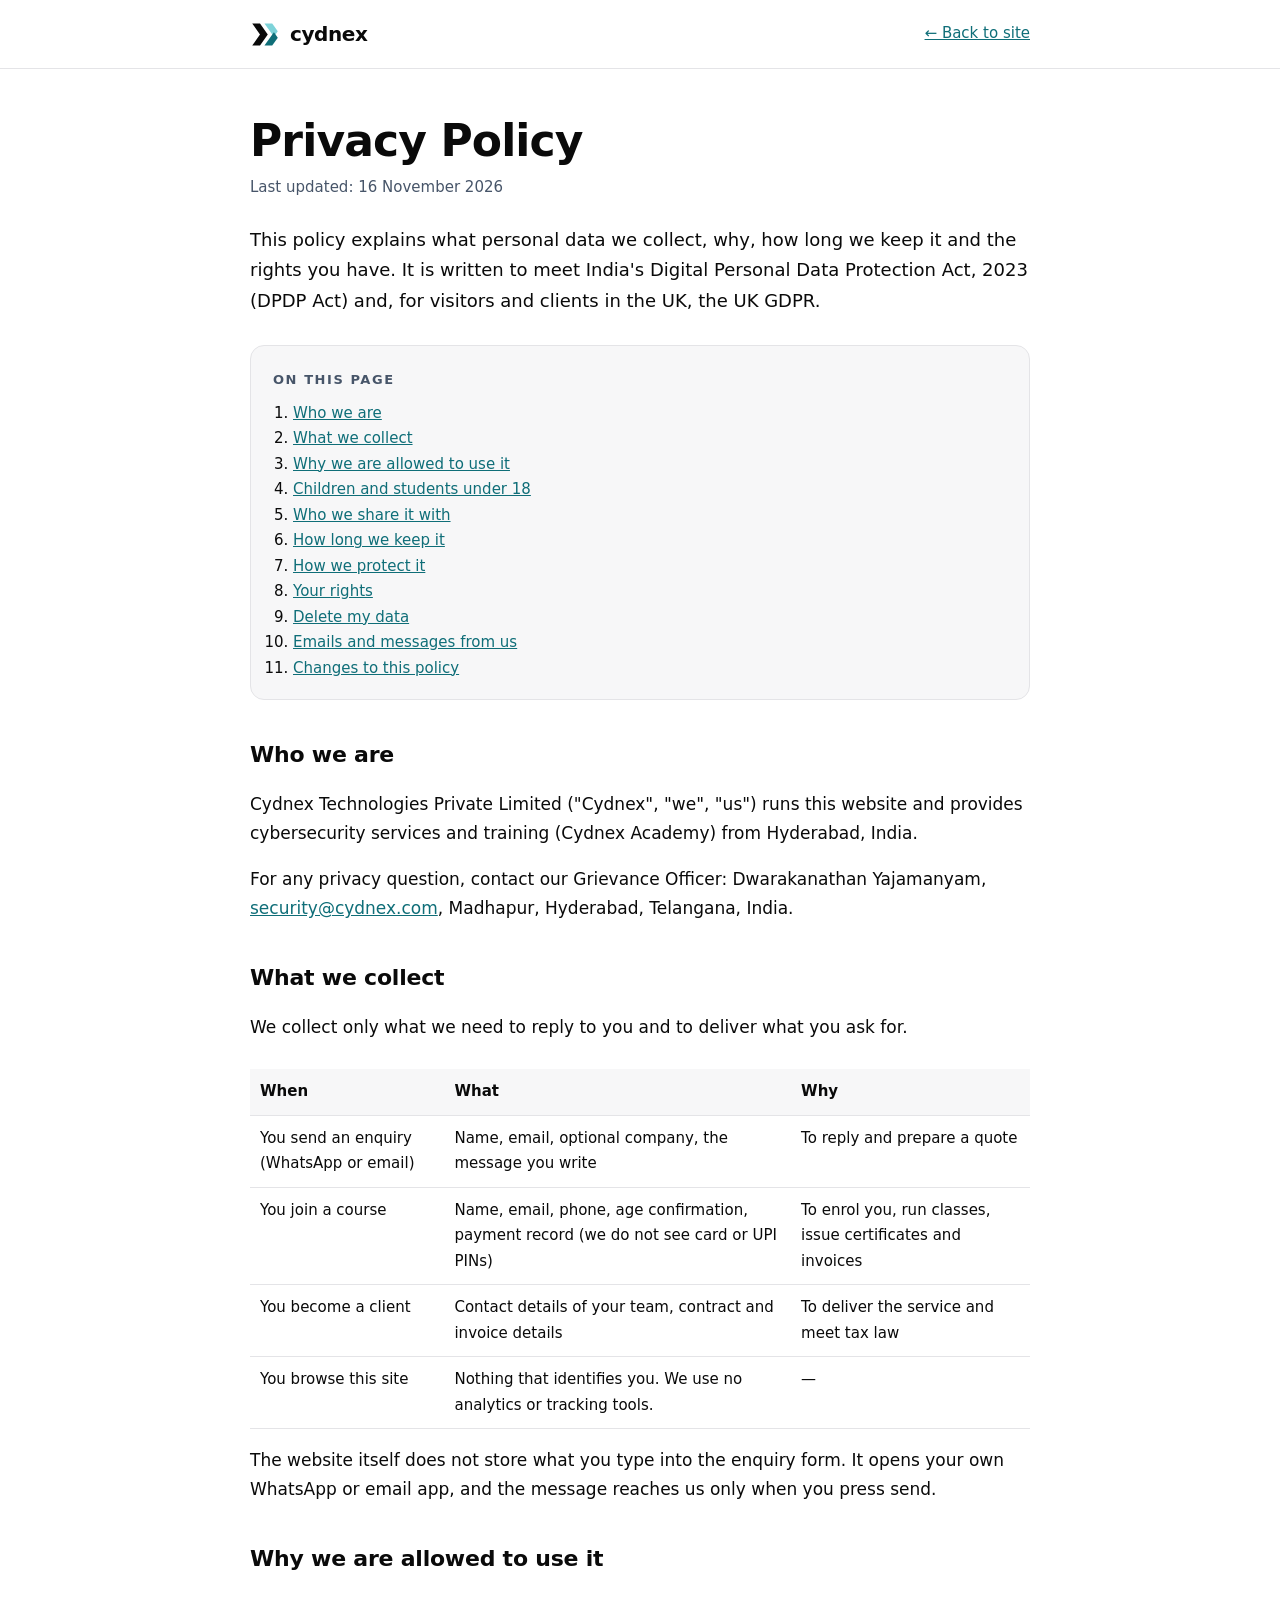
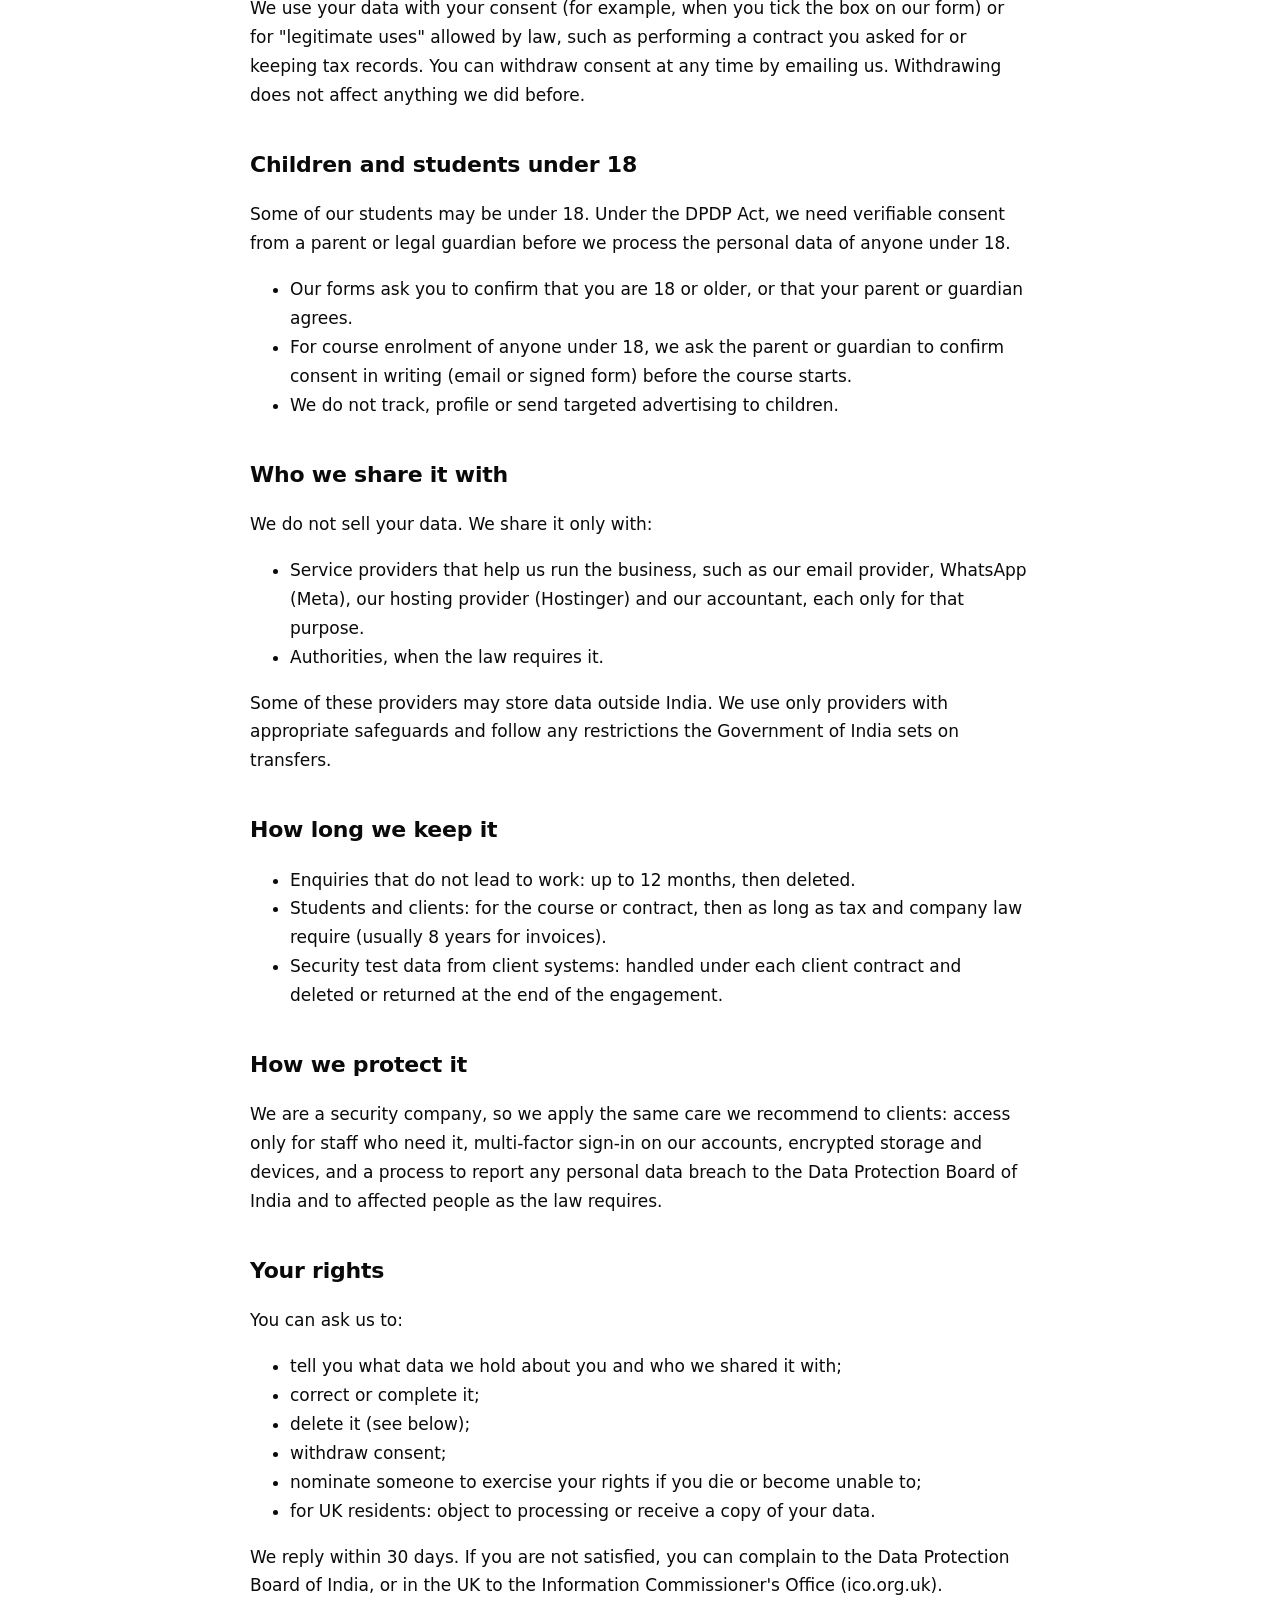
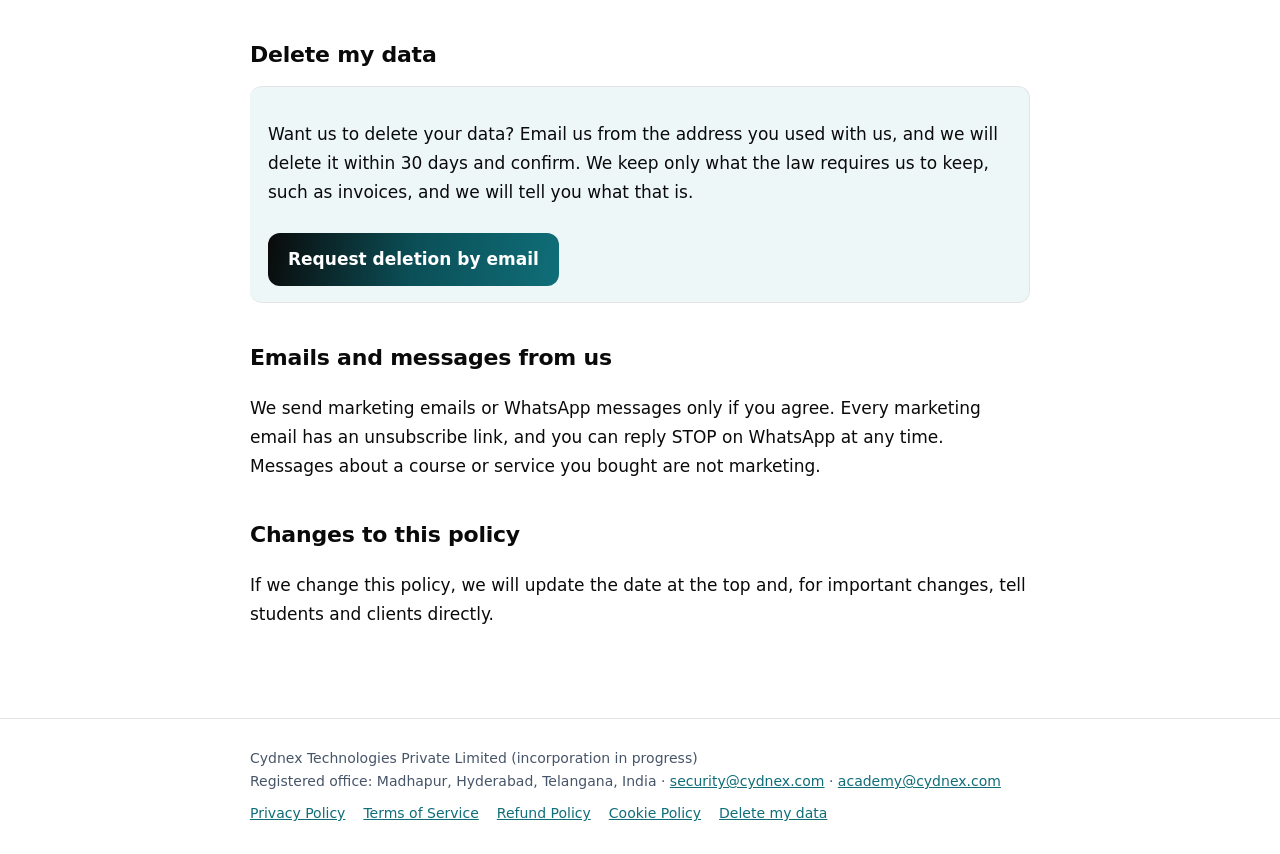
<file: privacy.html>
<!doctype html>
<html lang="en">
<head>
<meta charset="utf-8">
<meta name="viewport" content="width=device-width, initial-scale=1">
<title>Privacy Policy · Cydnex</title>
<meta name="description" content="Privacy Policy for Cydnex, a cybersecurity services and training company in Hyderabad, India.">
<style>
:root{--ink:#0a0a0a;--mut:#475569;--line:#e4e4e7;--teal:#0f6e78;--bg:#fff;--bg2:#f7f7f8}
*{box-sizing:border-box}
body{margin:0;background:var(--bg);color:var(--ink);font:400 17px/1.7 system-ui,-apple-system,"Segoe UI",Roboto,Helvetica,Arial,sans-serif}
a{color:var(--teal)}
:focus-visible{outline:3px solid var(--teal);outline-offset:3px;border-radius:4px}
.skip{position:absolute;left:16px;top:-60px;background:var(--ink);color:#fff;padding:10px 16px;border-radius:8px}.skip:focus{top:12px}
header{border-bottom:1px solid var(--line)}
.wrap{max-width:820px;margin:0 auto;padding:0 20px}
.top{display:flex;align-items:center;justify-content:space-between;min-height:68px;gap:16px}
.logo{display:flex;align-items:center;gap:10px;text-decoration:none;color:var(--ink);font-weight:700;font-size:20px;letter-spacing:-.02em}
.top a.back{font-size:15px}
main{padding:48px 0 72px}
h1{font-size:clamp(32px,5vw,44px);line-height:1.1;letter-spacing:-.02em;margin:0}
.meta{color:var(--mut);font-size:15px;margin-top:10px}
.intro{font-size:18px;margin-top:24px}
.toc{background:var(--bg2);border:1px solid var(--line);border-radius:14px;padding:18px 22px;margin:28px 0}
.toc b{font-size:13px;letter-spacing:.12em;text-transform:uppercase;color:var(--mut)}
.toc ol{margin:8px 0 0;padding-left:20px;font-size:15px}
section{margin-top:36px}
h2{font-size:22px;letter-spacing:-.01em;margin:0 0 8px}
h3{font-size:17px;margin:18px 0 4px}
table{width:100%;border-collapse:collapse;font-size:15px;margin-top:10px}
th,td{text-align:left;padding:10px;border-bottom:1px solid var(--line);vertical-align:top}
th{background:var(--bg2)}
.box{border:1px solid var(--line);border-left:0;background:#eef7f8;border-radius:12px;padding:16px 18px;margin-top:12px}
.btn{display:inline-block;margin-top:10px;background:linear-gradient(100deg,#0a0a0a,#0b4f57 50%,#0f6e78);color:#fff;text-decoration:none;font-weight:600;padding:12px 20px;border-radius:12px}
footer{border-top:1px solid var(--line);padding:28px 0;font-size:14px;color:var(--mut)}
footer nav{display:flex;flex-wrap:wrap;gap:6px 18px;margin-top:8px}
.tbl{overflow-x:auto}
</style>
</head>
<body>
<a class="skip" href="#main">Skip to content</a>
<header><div class="wrap top"><a class="logo" href="index.html"><svg viewBox="0 0 108 96" width="30" height="27" aria-hidden="true"><path d="M8 8 H36 L64 48 L36 88 H8 L36 48 Z" fill="#0a0a0a"/><path d="M52 8 H80 L100 36 L86 56 Z" fill="#7ED3D9"/><path d="M86 40 L100 60 L80 88 H52 Z" fill="#0F6E78"/></svg>cydnex</a><a class="back" href="index.html">← Back to site</a></div></header>
<main id="main"><div class="wrap">
<h1>Privacy Policy</h1>
<p class="meta">Last updated: 16 November 2026</p>
<div class="intro"><p>This policy explains what personal data we collect, why, how long we keep it and the rights you have. It is written to meet India's Digital Personal Data Protection Act, 2023 (DPDP Act) and, for visitors and clients in the UK, the UK GDPR.</p></div>
<nav class="toc" aria-label="On this page"><b>On this page</b><ol><li><a href="#who">Who we are</a></li><li><a href="#collect">What we collect</a></li><li><a href="#basis">Why we are allowed to use it</a></li><li><a href="#children">Children and students under 18</a></li><li><a href="#share">Who we share it with</a></li><li><a href="#keep">How long we keep it</a></li><li><a href="#security">How we protect it</a></li><li><a href="#rights">Your rights</a></li><li><a href="#delete">Delete my data</a></li><li><a href="#emails">Emails and messages from us</a></li><li><a href="#changes">Changes to this policy</a></li></ol></nav>
<section id="who"><h2>Who we are</h2><p>Cydnex Technologies Private Limited ("Cydnex", "we", "us") runs this website and provides cybersecurity services and training (Cydnex Academy) from Hyderabad, India.</p><p>For any privacy question, contact our Grievance Officer: Dwarakanathan Yajamanyam, <a href="mailto:security@cydnex.com">security@cydnex.com</a>, Madhapur, Hyderabad, Telangana, India.</p></section><section id="collect"><h2>What we collect</h2><p>We collect only what we need to reply to you and to deliver what you ask for.</p>
<div class="tbl"><table><thead><tr><th>When</th><th>What</th><th>Why</th></tr></thead><tbody>
<tr><td>You send an enquiry (WhatsApp or email)</td><td>Name, email, optional company, the message you write</td><td>To reply and prepare a quote</td></tr>
<tr><td>You join a course</td><td>Name, email, phone, age confirmation, payment record (we do not see card or UPI PINs)</td><td>To enrol you, run classes, issue certificates and invoices</td></tr>
<tr><td>You become a client</td><td>Contact details of your team, contract and invoice details</td><td>To deliver the service and meet tax law</td></tr>
<tr><td>You browse this site</td><td>Nothing that identifies you. We use no analytics or tracking tools.</td><td>—</td></tr>
</tbody></table></div>
<p>The website itself does not store what you type into the enquiry form. It opens your own WhatsApp or email app, and the message reaches us only when you press send.</p></section><section id="basis"><h2>Why we are allowed to use it</h2><p>We use your data with your consent (for example, when you tick the box on our form) or for "legitimate uses" allowed by law, such as performing a contract you asked for or keeping tax records. You can withdraw consent at any time by emailing us. Withdrawing does not affect anything we did before.</p></section><section id="children"><h2>Children and students under 18</h2><p>Some of our students may be under 18. Under the DPDP Act, we need verifiable consent from a parent or legal guardian before we process the personal data of anyone under 18.</p>
<ul><li>Our forms ask you to confirm that you are 18 or older, or that your parent or guardian agrees.</li><li>For course enrolment of anyone under 18, we ask the parent or guardian to confirm consent in writing (email or signed form) before the course starts.</li><li>We do not track, profile or send targeted advertising to children.</li></ul></section><section id="share"><h2>Who we share it with</h2><p>We do not sell your data. We share it only with:</p>
<ul><li>Service providers that help us run the business, such as our email provider, WhatsApp (Meta), our hosting provider (Hostinger) and our accountant, each only for that purpose.</li><li>Authorities, when the law requires it.</li></ul>
<p>Some of these providers may store data outside India. We use only providers with appropriate safeguards and follow any restrictions the Government of India sets on transfers.</p></section><section id="keep"><h2>How long we keep it</h2><ul><li>Enquiries that do not lead to work: up to 12 months, then deleted.</li><li>Students and clients: for the course or contract, then as long as tax and company law require (usually 8 years for invoices).</li><li>Security test data from client systems: handled under each client contract and deleted or returned at the end of the engagement.</li></ul></section><section id="security"><h2>How we protect it</h2><p>We are a security company, so we apply the same care we recommend to clients: access only for staff who need it, multi-factor sign-in on our accounts, encrypted storage and devices, and a process to report any personal data breach to the Data Protection Board of India and to affected people as the law requires.</p></section><section id="rights"><h2>Your rights</h2><p>You can ask us to:</p><ul><li>tell you what data we hold about you and who we shared it with;</li><li>correct or complete it;</li><li>delete it (see below);</li><li>withdraw consent;</li><li>nominate someone to exercise your rights if you die or become unable to;</li><li>for UK residents: object to processing or receive a copy of your data.</li></ul>
<p>We reply within 30 days. If you are not satisfied, you can complain to the Data Protection Board of India, or in the UK to the Information Commissioner's Office (ico.org.uk).</p></section><section id="delete"><h2>Delete my data</h2><div class="box"><p>Want us to delete your data? Email us from the address you used with us, and we will delete it within 30 days and confirm. We keep only what the law requires us to keep, such as invoices, and we will tell you what that is.</p>
<a class="btn" href="mailto:security@cydnex.com?subject=Data%20deletion%20request&body=Please%20delete%20the%20personal%20data%20you%20hold%20about%20me.%0A%0AName%3A%20%0AEmail%20or%20phone%20I%20used%3A%20">Request deletion by email</a></div></section><section id="emails"><h2>Emails and messages from us</h2><p>We send marketing emails or WhatsApp messages only if you agree. Every marketing email has an unsubscribe link, and you can reply STOP on WhatsApp at any time. Messages about a course or service you bought are not marketing.</p></section><section id="changes"><h2>Changes to this policy</h2><p>If we change this policy, we will update the date at the top and, for important changes, tell students and clients directly.</p></section>
</div></main>
<footer><div class="wrap">Cydnex Technologies Private Limited (incorporation in progress)<br>Registered office: Madhapur, Hyderabad, Telangana, India · <a href="mailto:security@cydnex.com">security@cydnex.com</a> · <a href="mailto:academy@cydnex.com">academy@cydnex.com</a>
<nav aria-label="Legal"><a href="privacy.html">Privacy Policy</a><a href="terms.html">Terms of Service</a><a href="refund.html">Refund Policy</a><a href="cookies.html">Cookie Policy</a><a href="privacy.html#delete">Delete my data</a></nav></div></footer>
</body>
</html>
</file>
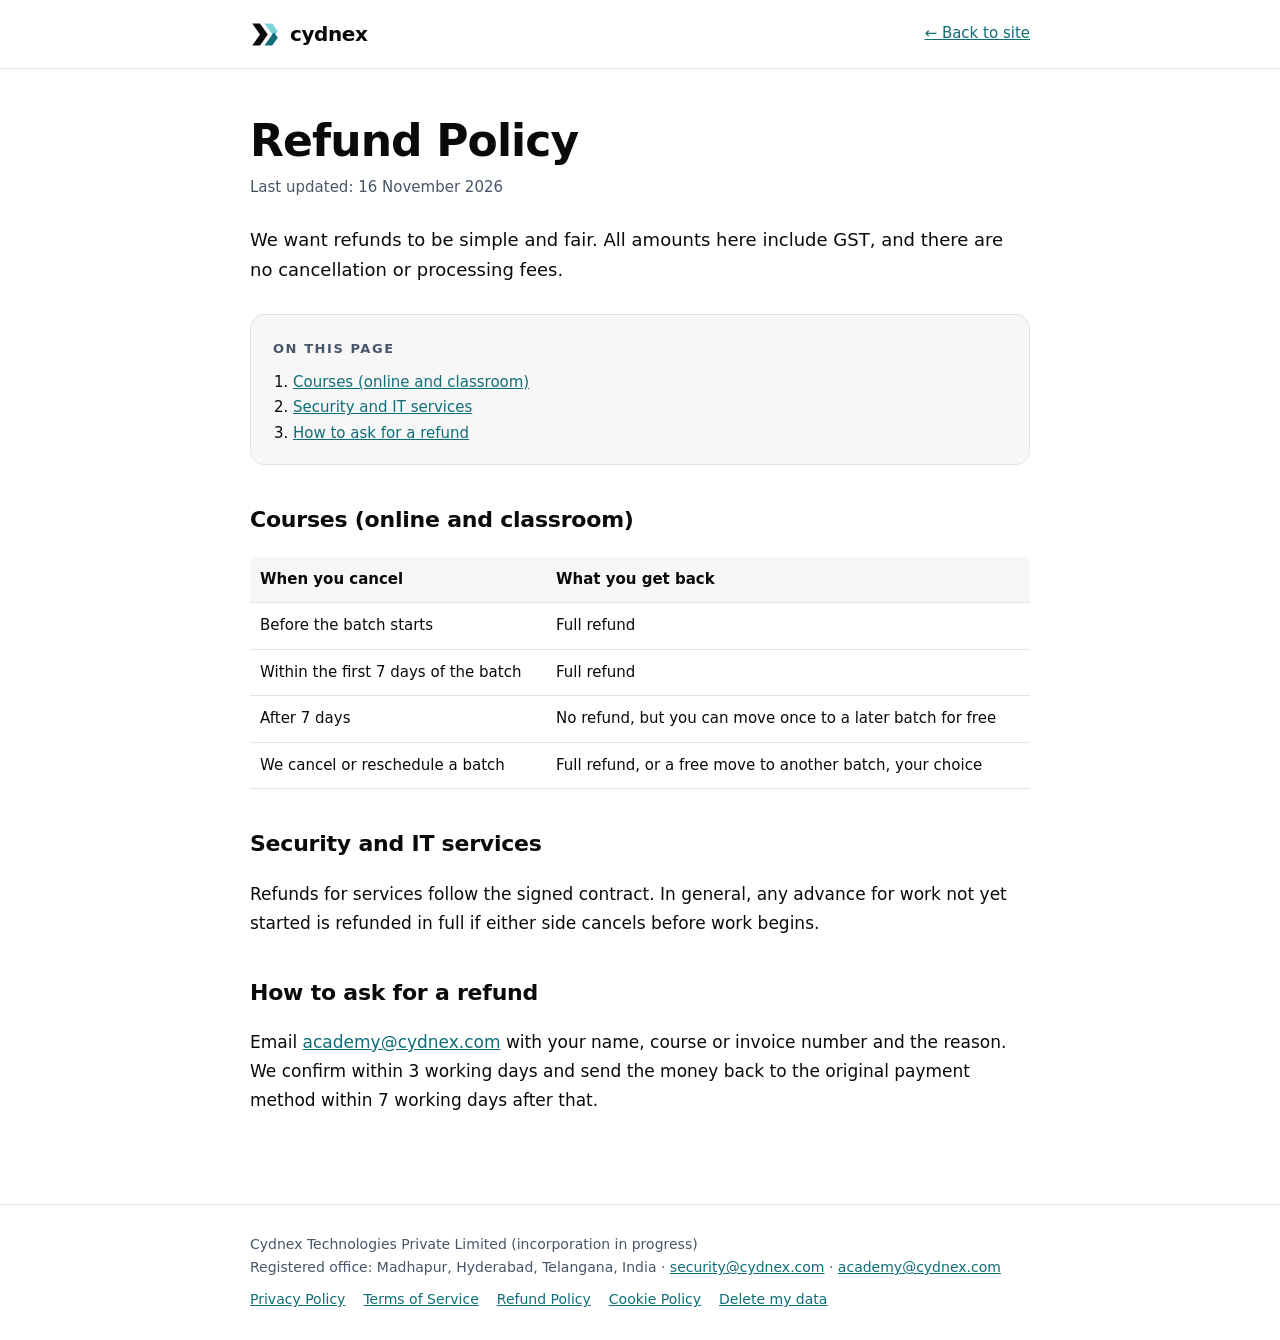
<file: refund.html>
<!doctype html>
<html lang="en">
<head>
<meta charset="utf-8">
<meta name="viewport" content="width=device-width, initial-scale=1">
<title>Refund Policy · Cydnex</title>
<meta name="description" content="Refund Policy for Cydnex, a cybersecurity services and training company in Hyderabad, India.">
<style>
:root{--ink:#0a0a0a;--mut:#475569;--line:#e4e4e7;--teal:#0f6e78;--bg:#fff;--bg2:#f7f7f8}
*{box-sizing:border-box}
body{margin:0;background:var(--bg);color:var(--ink);font:400 17px/1.7 system-ui,-apple-system,"Segoe UI",Roboto,Helvetica,Arial,sans-serif}
a{color:var(--teal)}
:focus-visible{outline:3px solid var(--teal);outline-offset:3px;border-radius:4px}
.skip{position:absolute;left:16px;top:-60px;background:var(--ink);color:#fff;padding:10px 16px;border-radius:8px}.skip:focus{top:12px}
header{border-bottom:1px solid var(--line)}
.wrap{max-width:820px;margin:0 auto;padding:0 20px}
.top{display:flex;align-items:center;justify-content:space-between;min-height:68px;gap:16px}
.logo{display:flex;align-items:center;gap:10px;text-decoration:none;color:var(--ink);font-weight:700;font-size:20px;letter-spacing:-.02em}
.top a.back{font-size:15px}
main{padding:48px 0 72px}
h1{font-size:clamp(32px,5vw,44px);line-height:1.1;letter-spacing:-.02em;margin:0}
.meta{color:var(--mut);font-size:15px;margin-top:10px}
.intro{font-size:18px;margin-top:24px}
.toc{background:var(--bg2);border:1px solid var(--line);border-radius:14px;padding:18px 22px;margin:28px 0}
.toc b{font-size:13px;letter-spacing:.12em;text-transform:uppercase;color:var(--mut)}
.toc ol{margin:8px 0 0;padding-left:20px;font-size:15px}
section{margin-top:36px}
h2{font-size:22px;letter-spacing:-.01em;margin:0 0 8px}
h3{font-size:17px;margin:18px 0 4px}
table{width:100%;border-collapse:collapse;font-size:15px;margin-top:10px}
th,td{text-align:left;padding:10px;border-bottom:1px solid var(--line);vertical-align:top}
th{background:var(--bg2)}
.box{border:1px solid var(--line);border-left:0;background:#eef7f8;border-radius:12px;padding:16px 18px;margin-top:12px}
.btn{display:inline-block;margin-top:10px;background:linear-gradient(100deg,#0a0a0a,#0b4f57 50%,#0f6e78);color:#fff;text-decoration:none;font-weight:600;padding:12px 20px;border-radius:12px}
footer{border-top:1px solid var(--line);padding:28px 0;font-size:14px;color:var(--mut)}
footer nav{display:flex;flex-wrap:wrap;gap:6px 18px;margin-top:8px}
.tbl{overflow-x:auto}
</style>
</head>
<body>
<a class="skip" href="#main">Skip to content</a>
<header><div class="wrap top"><a class="logo" href="index.html"><svg viewBox="0 0 108 96" width="30" height="27" aria-hidden="true"><path d="M8 8 H36 L64 48 L36 88 H8 L36 48 Z" fill="#0a0a0a"/><path d="M52 8 H80 L100 36 L86 56 Z" fill="#7ED3D9"/><path d="M86 40 L100 60 L80 88 H52 Z" fill="#0F6E78"/></svg>cydnex</a><a class="back" href="index.html">← Back to site</a></div></header>
<main id="main"><div class="wrap">
<h1>Refund Policy</h1>
<p class="meta">Last updated: 16 November 2026</p>
<div class="intro"><p>We want refunds to be simple and fair. All amounts here include GST, and there are no cancellation or processing fees.</p></div>
<nav class="toc" aria-label="On this page"><b>On this page</b><ol><li><a href="#courses">Courses (online and classroom)</a></li><li><a href="#services">Security and IT services</a></li><li><a href="#how">How to ask for a refund</a></li></ol></nav>
<section id="courses"><h2>Courses (online and classroom)</h2><div class="tbl"><table><thead><tr><th>When you cancel</th><th>What you get back</th></tr></thead><tbody>
<tr><td>Before the batch starts</td><td>Full refund</td></tr>
<tr><td>Within the first 7 days of the batch</td><td>Full refund</td></tr>
<tr><td>After 7 days</td><td>No refund, but you can move once to a later batch for free</td></tr>
<tr><td>We cancel or reschedule a batch</td><td>Full refund, or a free move to another batch, your choice</td></tr>
</tbody></table></div></section><section id="services"><h2>Security and IT services</h2><p>Refunds for services follow the signed contract. In general, any advance for work not yet started is refunded in full if either side cancels before work begins.</p></section><section id="how"><h2>How to ask for a refund</h2><p>Email <a href="mailto:academy@cydnex.com?subject=Refund%20request">academy@cydnex.com</a> with your name, course or invoice number and the reason. We confirm within 3 working days and send the money back to the original payment method within 7 working days after that.</p></section>
</div></main>
<footer><div class="wrap">Cydnex Technologies Private Limited (incorporation in progress)<br>Registered office: Madhapur, Hyderabad, Telangana, India · <a href="mailto:security@cydnex.com">security@cydnex.com</a> · <a href="mailto:academy@cydnex.com">academy@cydnex.com</a>
<nav aria-label="Legal"><a href="privacy.html">Privacy Policy</a><a href="terms.html">Terms of Service</a><a href="refund.html">Refund Policy</a><a href="cookies.html">Cookie Policy</a><a href="privacy.html#delete">Delete my data</a></nav></div></footer>
</body>
</html>
</file>
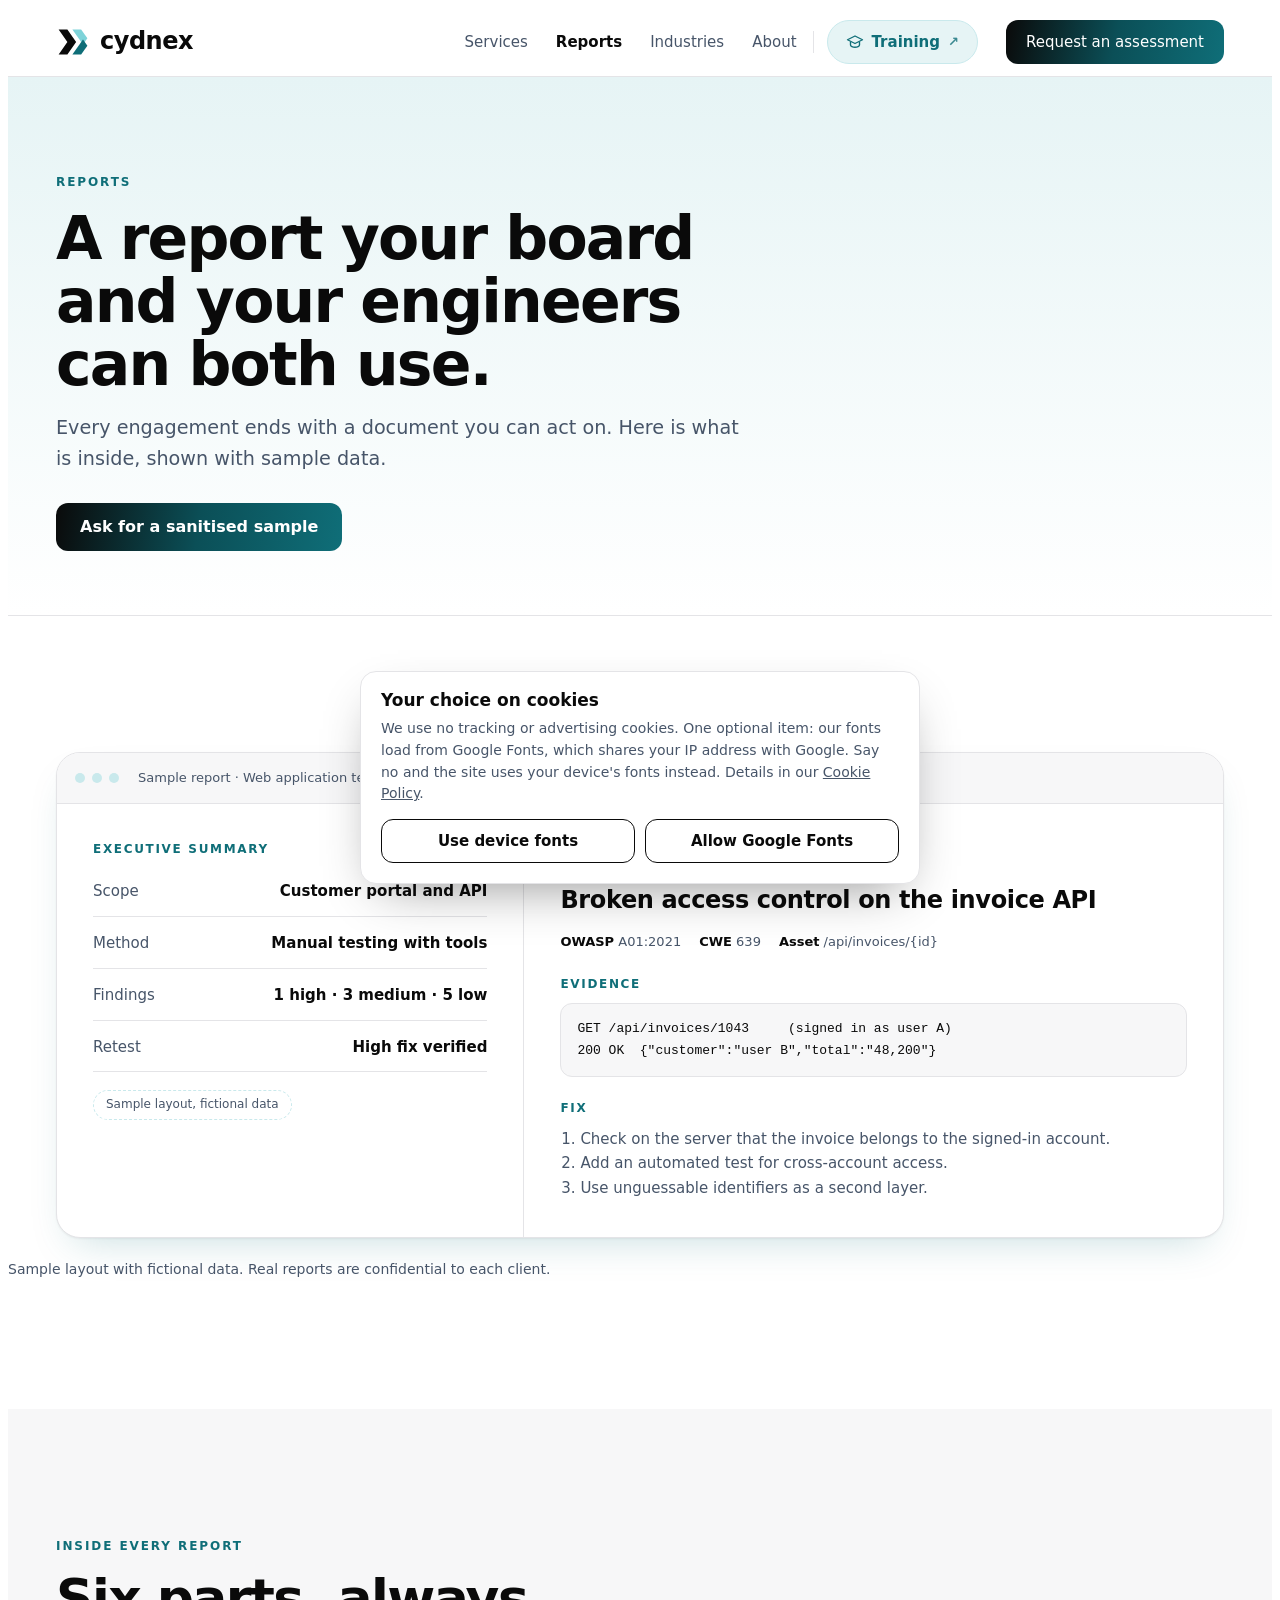
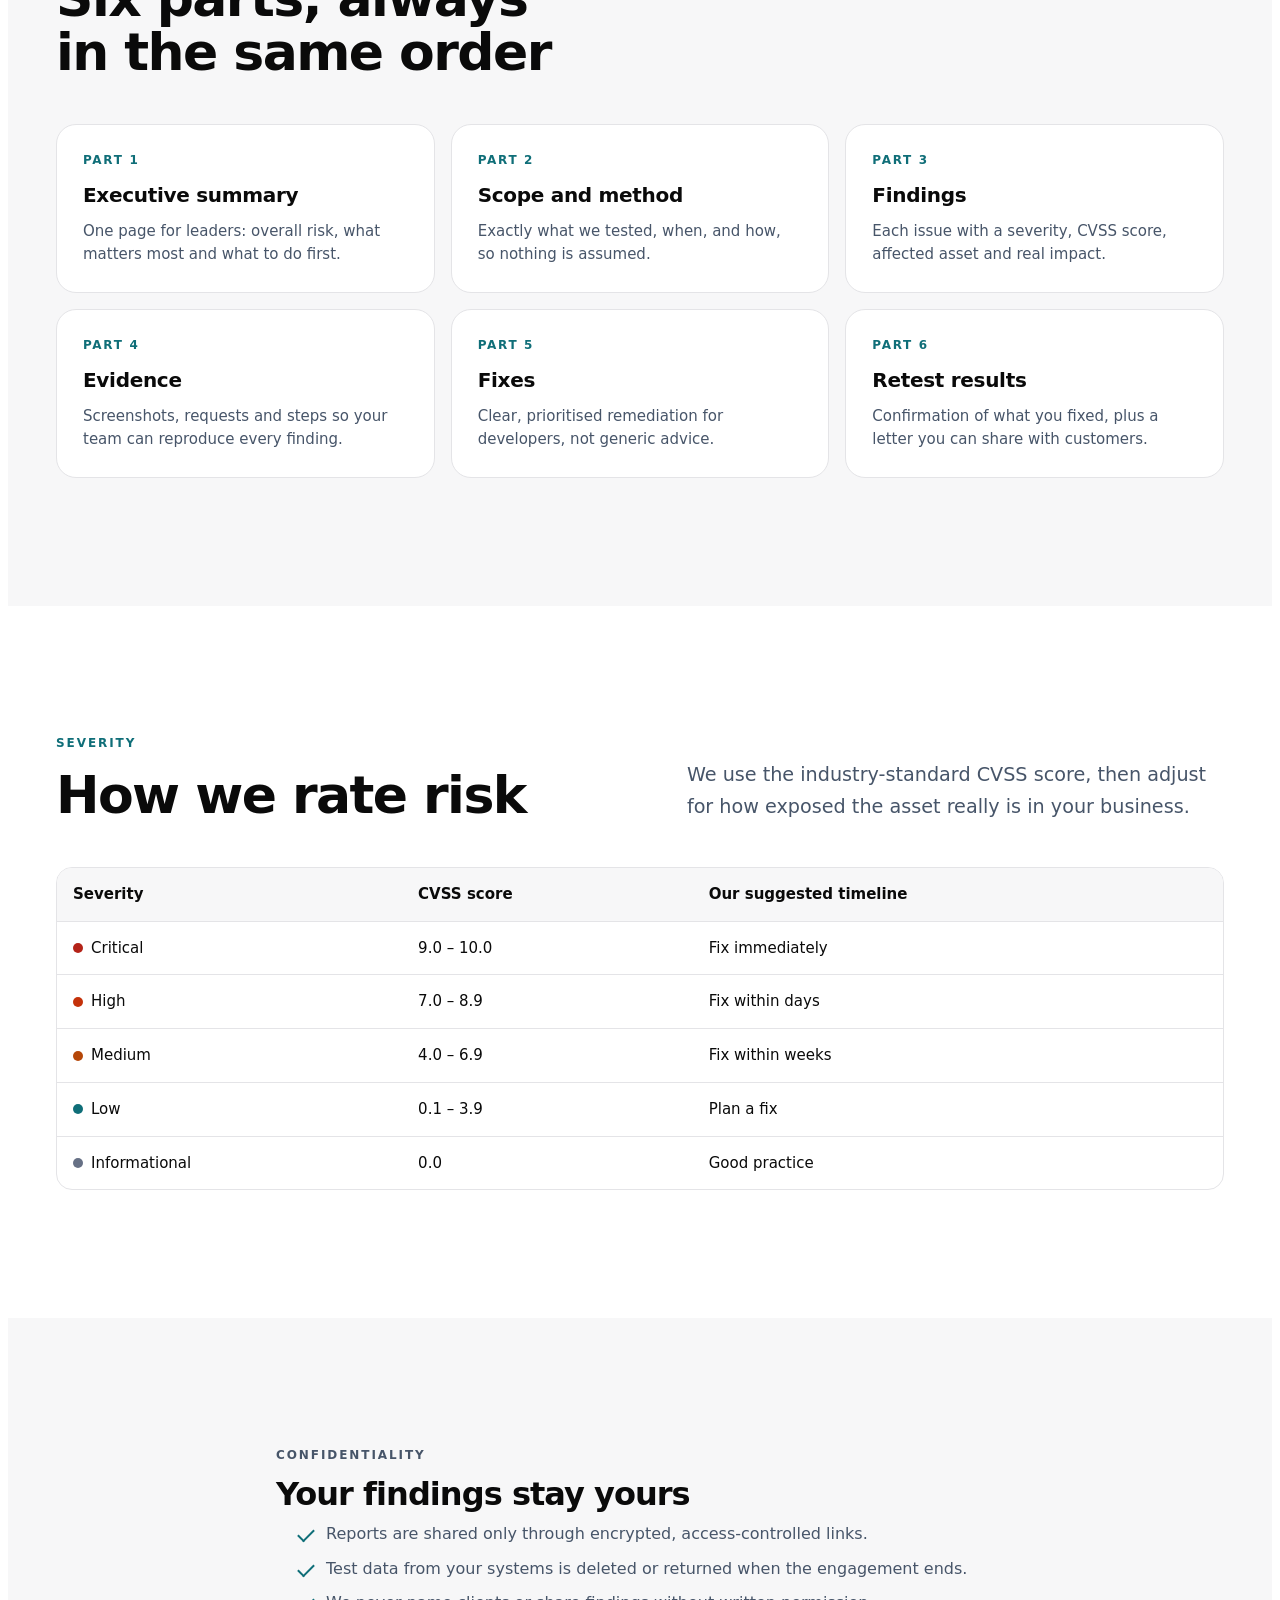
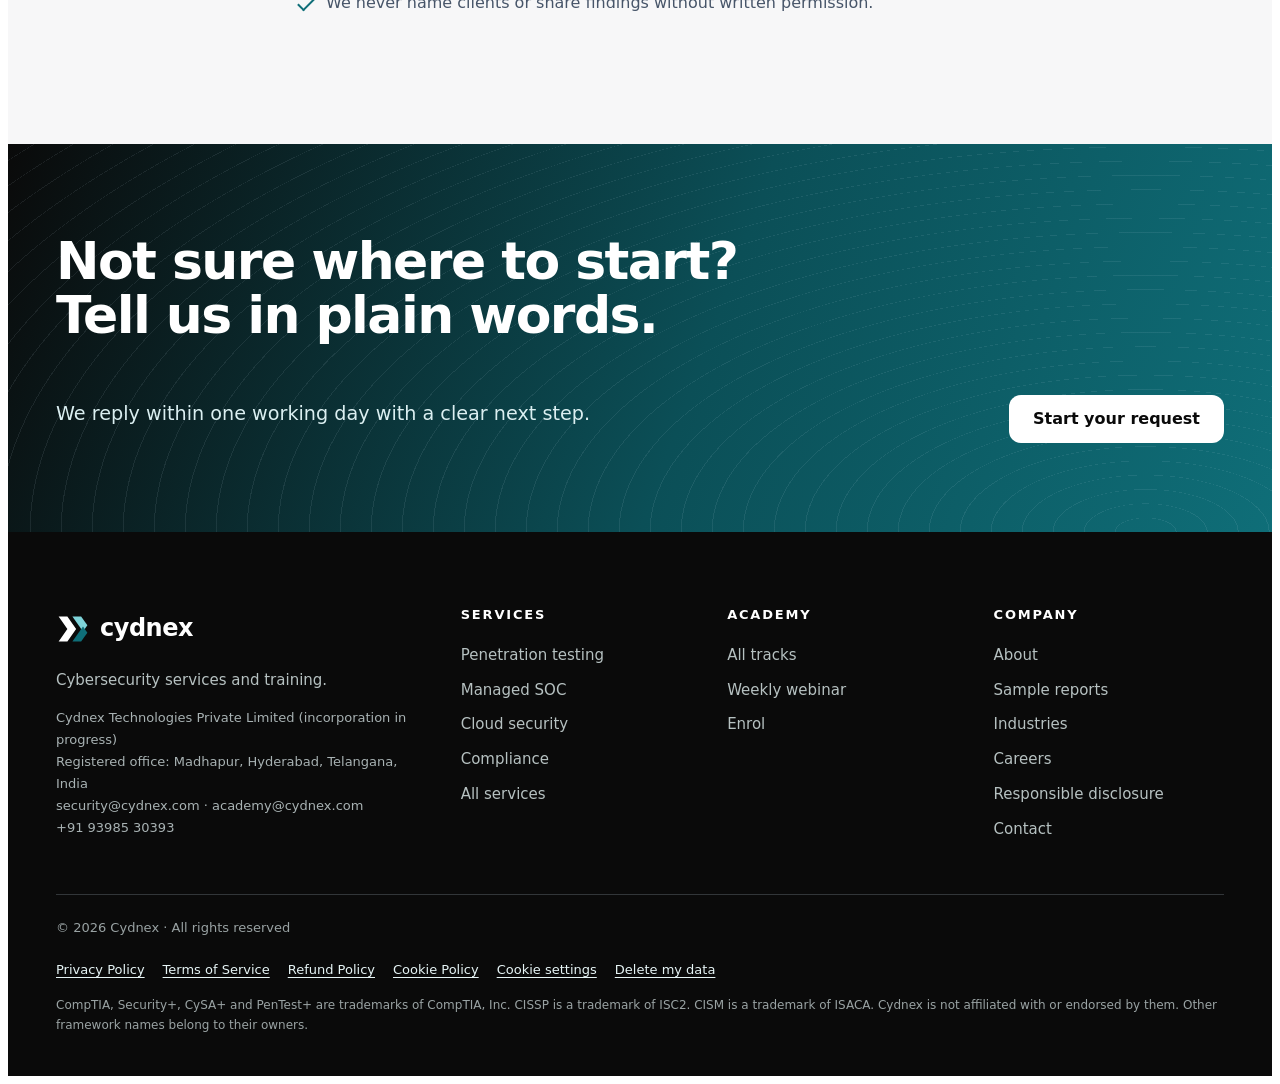
<file: reports.html>
<!doctype html>
<html lang="en" data-theme="light">
<head>
<meta charset="utf-8">
<meta name="viewport" content="width=device-width, initial-scale=1">
<title>Sample reports · Cydnex</title>
<meta name="description" content="See how Cydnex security reports are structured: executive summary, findings with CVSS scores, evidence, fixes and retest results.">
<meta name="theme-color" content="#0f6e78">
<link rel="icon" href="favicon.svg" type="image/svg+xml">
<link rel="canonical" href="https://cydnex.com/reports">
<link rel="stylesheet" href="styles.css?v=20261118c">
</head>
<body>
<a class="skip" href="#main">Skip to content</a>
<svg width="0" height="0" style="position:absolute" aria-hidden="true" focusable="false"><defs>
<symbol id="i-shield" viewBox="0 0 24 24"><path d="M12 3l7 3v5c0 4.5-3 8.2-7 10-4-1.8-7-5.5-7-10V6z"/><path d="M9 12l2 2 4-4"/></symbol>
<symbol id="i-target" viewBox="0 0 24 24"><circle cx="12" cy="12" r="8"/><circle cx="12" cy="12" r="3"/><path d="M12 2v3M12 19v3M2 12h3M19 12h3"/></symbol>
<symbol id="i-code" viewBox="0 0 24 24"><path d="M8 8l-4 4 4 4M16 8l4 4-4 4M13.5 6l-3 12"/></symbol>
<symbol id="i-eye" viewBox="0 0 24 24"><path d="M2 12s3.6-6.5 10-6.5S22 12 22 12s-3.6 6.5-10 6.5S2 12 2 12z"/><circle cx="12" cy="12" r="3"/></symbol>
<symbol id="i-cap" viewBox="0 0 24 24"><path d="M2 9l10-5 10 5-10 5z"/><path d="M6 11.5V16c0 1.5 3 3 6 3s6-1.5 6-3v-4.5"/></symbol>
<symbol id="i-cloud" viewBox="0 0 24 24"><path d="M7 18a4.5 4.5 0 01-.6-8.96A6 6 0 0118 10a4 4 0 01-.5 8z"/></symbol>
<symbol id="i-doc" viewBox="0 0 24 24"><path d="M7 3h7l4 4v14H7z"/><path d="M14 3v4h4M9.5 14l2 2 3.5-4"/></symbol>
<symbol id="i-user" viewBox="0 0 24 24"><circle cx="12" cy="8" r="3.5"/><path d="M5 20c.8-3.6 3.6-5.5 7-5.5s6.2 1.9 7 5.5"/></symbol>
</defs></svg>
<header class="top"><div class="wrap">
<a class="logo" href="index.html" aria-label="Cydnex home"><svg class="xmark" viewBox="0 0 108 96" aria-hidden="true"><path class="x1" d="M8 8 H36 L64 48 L36 88 H8 L36 48 Z"/><path d="M52 8 H80 L100 36 L86 56 Z" fill="#7ED3D9"/><path d="M86 40 L100 60 L80 88 H52 Z" fill="#0F6E78"/></svg><span class="wm">cydnex</span></a>
<a class="acad-mini" href="https://training.cydnex.com/" aria-label="Training: Cydnex Academy courses"><svg viewBox="0 0 24 24" width="16" height="16" fill="none" stroke="currentColor" stroke-width="1.8" stroke-linejoin="round" aria-hidden="true"><path d="M2 9l10-5 10 5-10 5z"/><path d="M6 11.5V16c0 1.5 3 3 6 3s6-1.5 6-3v-4.5"/></svg>Training</a>
<button class="menu" id="menu" aria-expanded="false" aria-controls="links" aria-label="Menu"><svg width="20" height="20" viewBox="0 0 24 24" fill="none" stroke="currentColor" stroke-width="2" stroke-linecap="round"><path d="M4 7h16M4 12h16M4 17h16"/></svg></button>
<nav class="links" id="links" aria-label="Main">
<a href="services.html">Services</a><a href="reports.html" aria-current="page">Reports</a><a href="industries.html">Industries</a><a href="about.html">About</a>
<a class="acad-link" href="https://training.cydnex.com/" aria-label="Training: Cydnex Academy courses, opens our training site"><svg viewBox="0 0 24 24" width="18" height="18" fill="none" stroke="currentColor" stroke-width="1.8" stroke-linejoin="round" aria-hidden="true"><path d="M2 9l10-5 10 5-10 5z"/><path d="M6 11.5V16c0 1.5 3 3 6 3s6-1.5 6-3v-4.5"/></svg><span>Training</span><span class="ext" aria-hidden="true">↗</span></a>
<a class="btn" href="index.html#contact" style="min-height:44px;padding:0 20px;font-size:15px;color:var(--btnfg)">Request an assessment</a>
</nav></div></header>
<main id="main">
<section class="phero"><div class="wrap"><p class="eyebrow">Reports</p><h1>A report your board and your engineers can both use.</h1><p class="lede">Every engagement ends with a document you can act on. Here is what is inside, shown with sample data.</p><div class="cta"><a class="btn" href="index.html?service=Penetration%20testing#contact">Ask for a sanitised sample</a></div></div></section><section class="sec"><div class="wrap"><div class="frame"><div class="bar2"><i></i><i></i><i></i><span>Sample report · Web application test</span></div>
<div class="body">
<div class="pane"><p class="sub" style="margin-top:0">Executive summary</p>
<div class="stack">
<div class="kv"><span>Scope</span><b>Customer portal and API</b></div>
<div class="kv"><span>Method</span><b>Manual testing with tools</b></div>
<div class="kv"><span>Findings</span><b>1 high · 3 medium · 5 low</b></div>
<div class="kv"><span>Retest</span><b>High fix verified</b></div></div>
<span class="tag">Sample layout, fictional data</span></div>
<div class="pane"><span class="sev">High · CVSS 7.1</span><h3 style="margin-top:14px;font-size:24px">Broken access control on the invoice API</h3>
<div class="meta"><span><b>OWASP</b> A01:2021</span><span><b>CWE</b> 639</span><span><b>Asset</b> /api/invoices/{id}</span></div>
<p class="sub" style="margin-top:0">Evidence</p>
<pre class="code">GET /api/invoices/1043     (signed in as user A)
200 OK  {"customer":"user B","total":"48,200"}</pre>
<p class="sub">Fix</p>
<ol class="fix"><li>Check on the server that the invoice belongs to the signed-in account.</li><li>Add an automated test for cross-account access.</li><li>Use unguessable identifiers as a second layer.</li></ol></div>
</div></div></div><p class="more-note">Sample layout with fictional data. Real reports are confidential to each client.</p></div></section><section class="sec alt"><div class="wrap"><div class="head"><div><p class="eyebrow">Inside every report</p><h2>Six parts, always in the same order</h2></div></div><div class="cgrid"><div class="card"><small>Part 1</small><h3>Executive summary</h3><p>One page for leaders: overall risk, what matters most and what to do first.</p></div><div class="card"><small>Part 2</small><h3>Scope and method</h3><p>Exactly what we tested, when, and how, so nothing is assumed.</p></div><div class="card"><small>Part 3</small><h3>Findings</h3><p>Each issue with a severity, CVSS score, affected asset and real impact.</p></div><div class="card"><small>Part 4</small><h3>Evidence</h3><p>Screenshots, requests and steps so your team can reproduce every finding.</p></div><div class="card"><small>Part 5</small><h3>Fixes</h3><p>Clear, prioritised remediation for developers, not generic advice.</p></div><div class="card"><small>Part 6</small><h3>Retest results</h3><p>Confirmation of what you fixed, plus a letter you can share with customers.</p></div></div></div></section><section class="sec"><div class="wrap"><div class="head"><div><p class="eyebrow">Severity</p><h2>How we rate risk</h2></div><p class="lede">We use the industry-standard CVSS score, then adjust for how exposed the asset really is in your business.</p></div><div class="tbl"><table><thead><tr><th>Severity</th><th>CVSS score</th><th>Our suggested timeline</th></tr></thead><tbody><tr><td><span class="sevdot" style="background:#b42318"></span>Critical</td><td>9.0 – 10.0</td><td>Fix immediately</td></tr><tr><td><span class="sevdot" style="background:#c4320a"></span>High</td><td>7.0 – 8.9</td><td>Fix within days</td></tr><tr><td><span class="sevdot" style="background:#b54708"></span>Medium</td><td>4.0 – 6.9</td><td>Fix within weeks</td></tr><tr><td><span class="sevdot" style="background:#0f6e78"></span>Low</td><td>0.1 – 3.9</td><td>Plan a fix</td></tr><tr><td><span class="sevdot" style="background:#667085"></span>Informational</td><td>0.0</td><td>Good practice</td></tr></tbody></table></div></div></section><section class="sec alt"><div class="wrap prose"><p class="eyebrow">Confidentiality</p><h2 style="margin-top:12px">Your findings stay yours</h2><ul class="ticks"><li>Reports are shared only through encrypted, access-controlled links.</li><li>Test data from your systems is deleted or returned when the engagement ends.</li><li>We never name clients or share findings without written permission.</li></ul></div></section>
<section class="band sec" style="padding-block:clamp(56px,7vw,96px)"><div class="wrap"><h2 style="max-width:20ch;color:#fff">Not sure where to start? Tell us in plain words.</h2><p class="lede" style="color:#dbeff1;margin-top:14px">We reply within one working day with a clear next step.</p><a class="btn" href="index.html#contact" style="margin-top:24px">Start your request</a></div></section>
</main>
<footer><div class="wrap"><div class="cols">
<div><a class="logo" href="index.html"><svg class="xmark" viewBox="0 0 108 96" aria-hidden="true"><path class="x1" d="M8 8 H36 L64 48 L36 88 H8 L36 48 Z"/><path d="M52 8 H80 L100 36 L86 56 Z" fill="#7ED3D9"/><path d="M86 40 L100 60 L80 88 H52 Z" fill="#0F6E78"/></svg><span class="wm">cydnex</span></a><p style="max-width:36ch;color:color-mix(in srgb,var(--bandfg) 78%,var(--band))">Cybersecurity services and training.</p><address class="biz">Cydnex Technologies Private Limited (incorporation in progress)<br>Registered office: Madhapur, Hyderabad, Telangana, India<br><a href="mailto:security@cydnex.com">security@cydnex.com</a> · <a href="mailto:academy@cydnex.com">academy@cydnex.com</a><br><a href="tel:+919398530393">+91 93985 30393</a></address></div>
<div><b>Services</b><a href="services.html#pentest">Penetration testing</a><a href="services.html#soc">Managed SOC</a><a href="services.html#cloud">Cloud security</a><a href="services.html#compliance">Compliance</a><a href="services.html">All services</a></div>
<div><b>Academy</b><a href="https://training.cydnex.com/">All tracks</a><a href="https://training.cydnex.com/#webinar">Weekly webinar</a><a href="https://training.cydnex.com/#enquire">Enrol</a></div>
<div><b>Company</b><a href="about.html">About</a><a href="reports.html">Sample reports</a><a href="industries.html">Industries</a><a href="careers.html">Careers</a><a href="disclosure.html">Responsible disclosure</a><a href="index.html#contact">Contact</a></div></div>
<p class="legal">© 2026 <span data-b>Cydnex</span> · All rights reserved</p><nav class="legal-links" aria-label="Legal"><a href="privacy.html">Privacy Policy</a><a href="terms.html">Terms of Service</a><a href="refund.html">Refund Policy</a><a href="cookies.html">Cookie Policy</a><button type="button" id="cset">Cookie settings</button><a href="privacy.html#delete">Delete my data</a></nav><p class="tm">CompTIA, Security+, CySA+ and PenTest+ are trademarks of CompTIA, Inc. CISSP is a trademark of ISC2. CISM is a trademark of ISACA. Cydnex is not affiliated with or endorsed by them. Other framework names belong to their owners.</p></div></footer>
<div class="ck" id="ck" role="dialog" aria-labelledby="ck-h" aria-describedby="ck-p" hidden><h2 id="ck-h">Your choice on cookies</h2><p id="ck-p">We use no tracking or advertising cookies. One optional item: our fonts load from Google Fonts, which shares your IP address with Google. Say no and the site uses your device's fonts instead. Details in our <a href="cookies.html">Cookie Policy</a>.</p><div class="row"><button type="button" id="ck-no">Use device fonts</button><button type="button" id="ck-yes">Allow Google Fonts</button></div></div>
<script src="app.js?v=20261118c" defer></script>
</body>
</html>
</file>
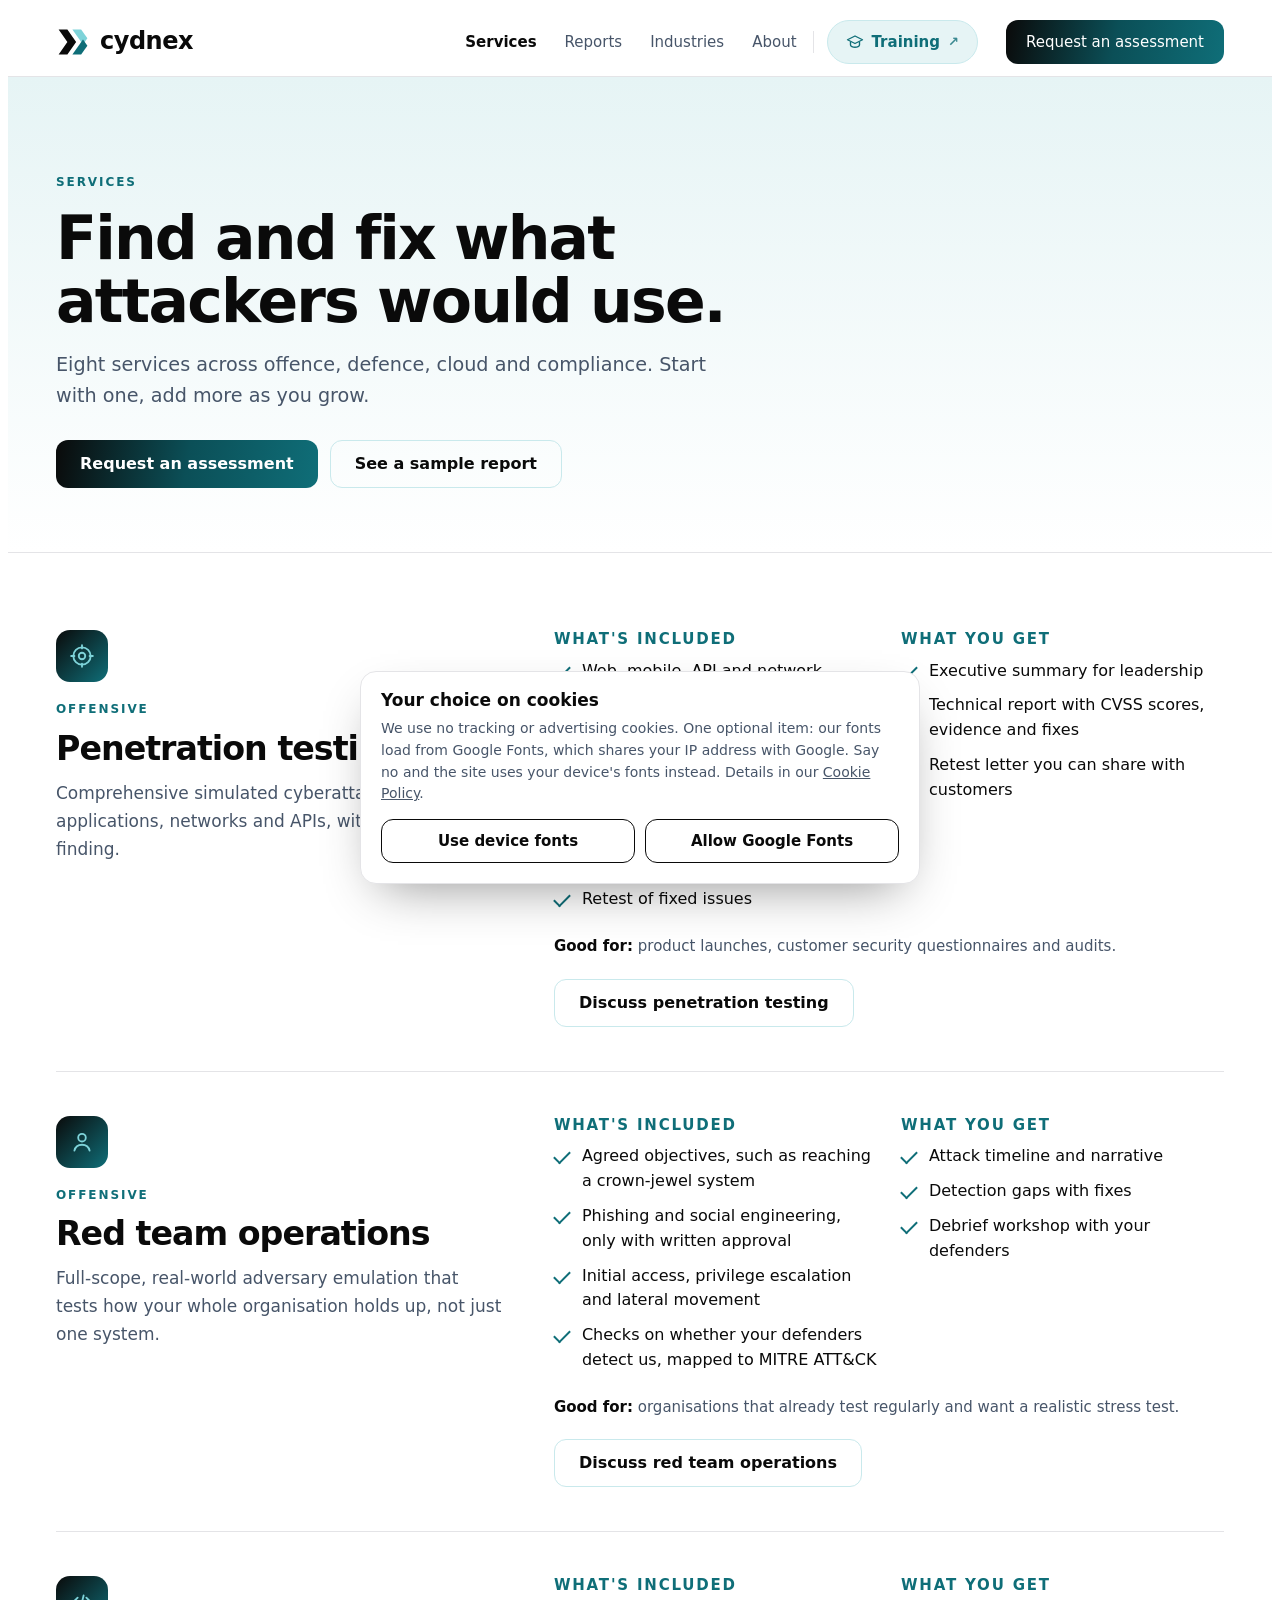
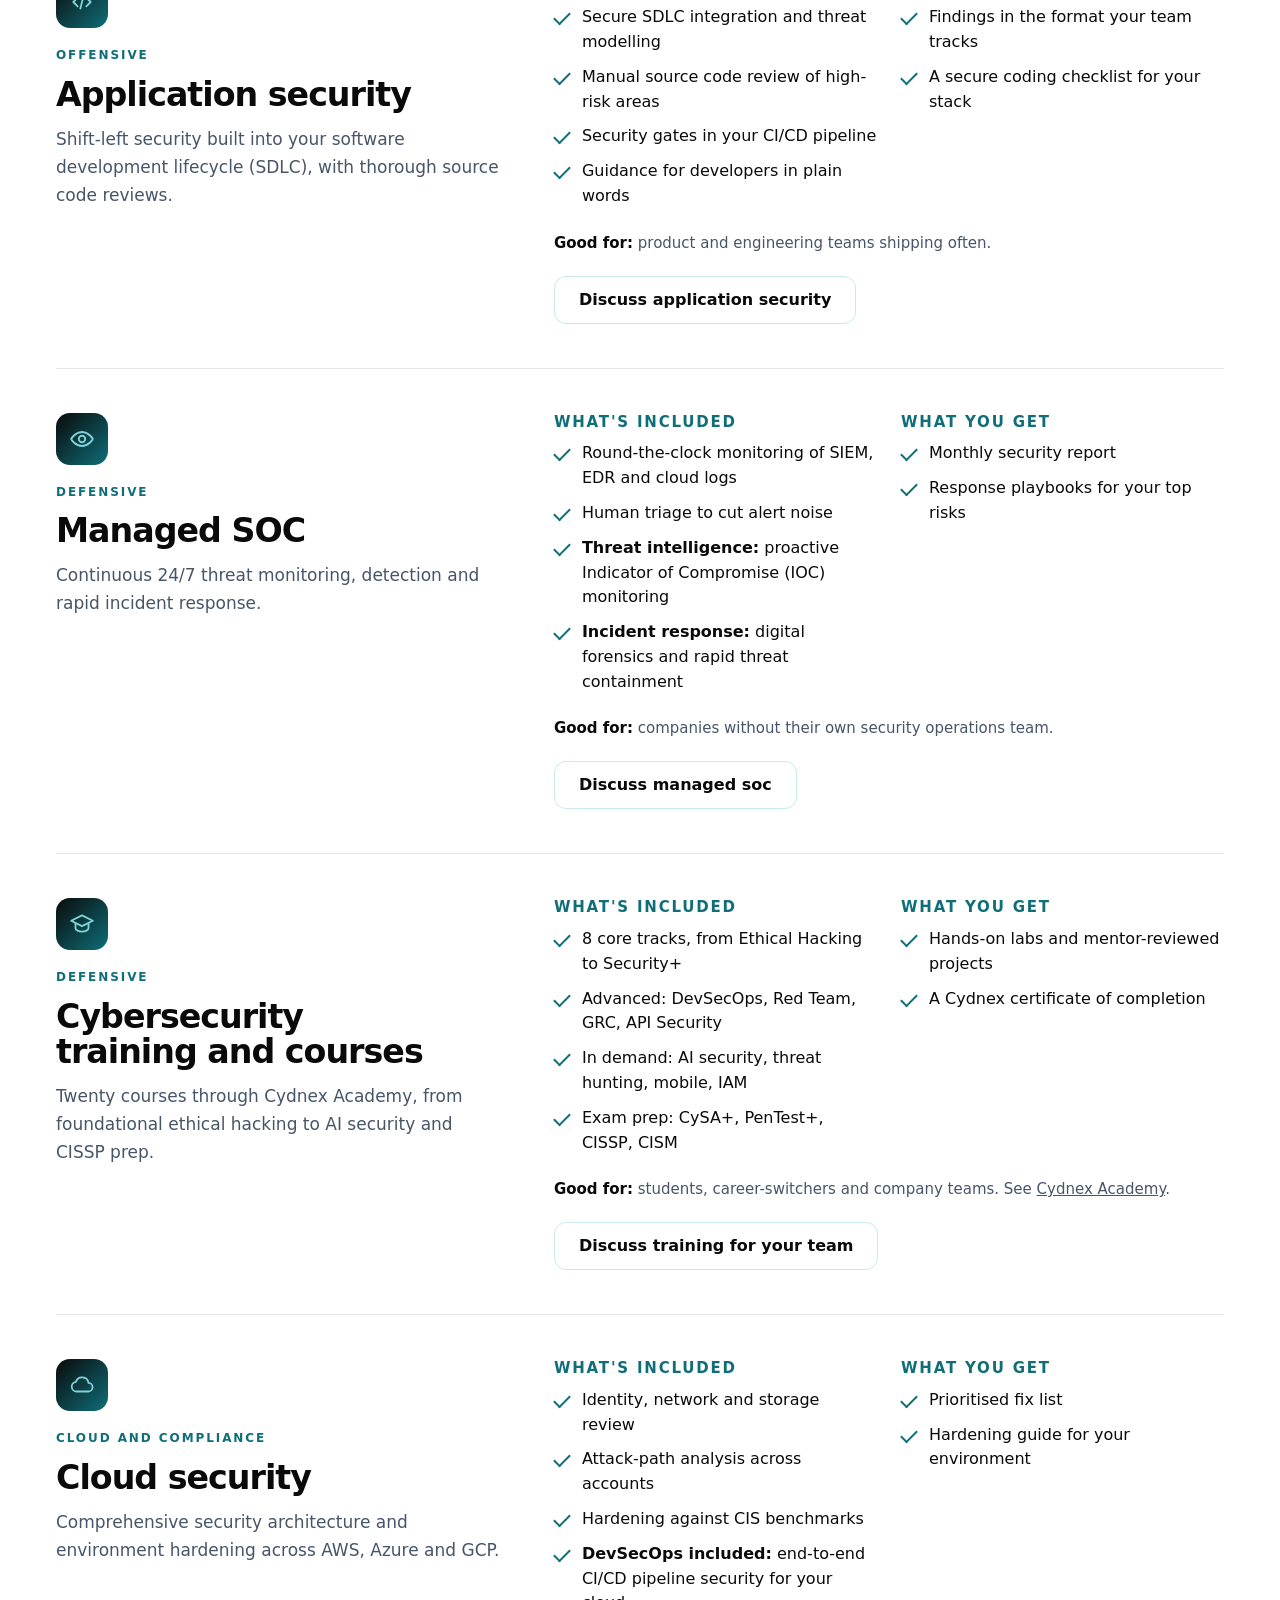
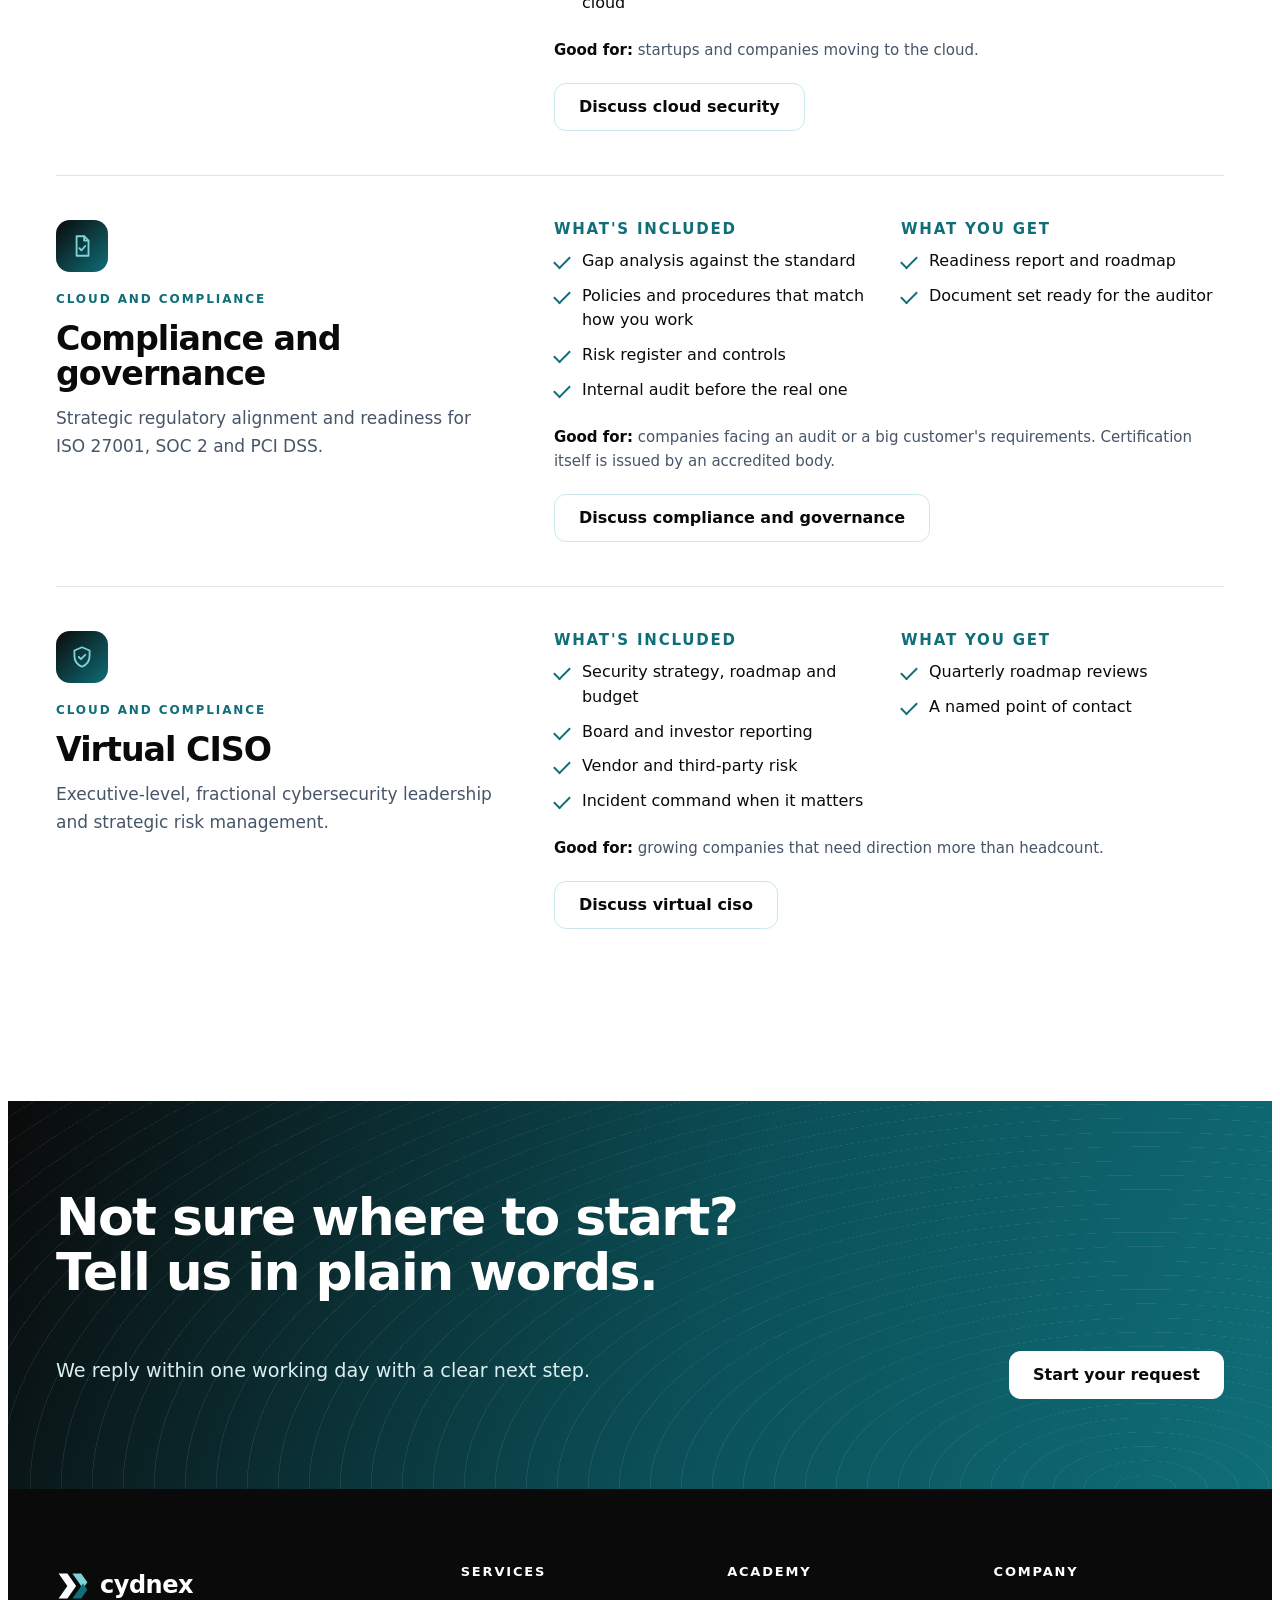
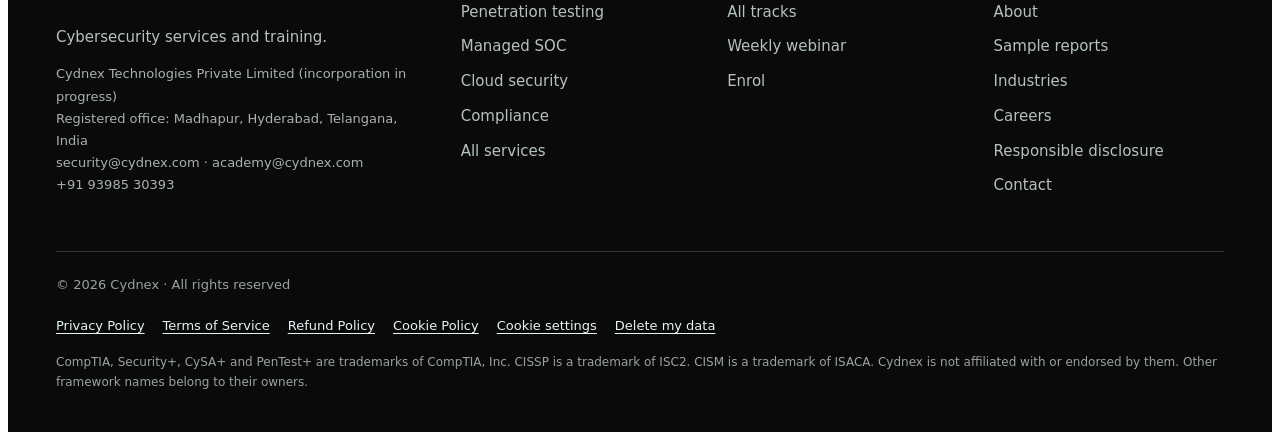
<file: services.html>
<!doctype html>
<html lang="en" data-theme="light">
<head>
<meta charset="utf-8">
<meta name="viewport" content="width=device-width, initial-scale=1">
<title>Services · Cydnex</title>
<meta name="description" content="Cydnex security services: penetration testing, red teaming, application security, managed SOC, cloud security, compliance and virtual CISO.">
<meta name="theme-color" content="#0f6e78">
<link rel="icon" href="favicon.svg" type="image/svg+xml">
<link rel="canonical" href="https://cydnex.com/services">
<link rel="stylesheet" href="styles.css?v=20261118c">
</head>
<body>
<a class="skip" href="#main">Skip to content</a>
<svg width="0" height="0" style="position:absolute" aria-hidden="true" focusable="false"><defs>
<symbol id="i-shield" viewBox="0 0 24 24"><path d="M12 3l7 3v5c0 4.5-3 8.2-7 10-4-1.8-7-5.5-7-10V6z"/><path d="M9 12l2 2 4-4"/></symbol>
<symbol id="i-target" viewBox="0 0 24 24"><circle cx="12" cy="12" r="8"/><circle cx="12" cy="12" r="3"/><path d="M12 2v3M12 19v3M2 12h3M19 12h3"/></symbol>
<symbol id="i-code" viewBox="0 0 24 24"><path d="M8 8l-4 4 4 4M16 8l4 4-4 4M13.5 6l-3 12"/></symbol>
<symbol id="i-eye" viewBox="0 0 24 24"><path d="M2 12s3.6-6.5 10-6.5S22 12 22 12s-3.6 6.5-10 6.5S2 12 2 12z"/><circle cx="12" cy="12" r="3"/></symbol>
<symbol id="i-cap" viewBox="0 0 24 24"><path d="M2 9l10-5 10 5-10 5z"/><path d="M6 11.5V16c0 1.5 3 3 6 3s6-1.5 6-3v-4.5"/></symbol>
<symbol id="i-cloud" viewBox="0 0 24 24"><path d="M7 18a4.5 4.5 0 01-.6-8.96A6 6 0 0118 10a4 4 0 01-.5 8z"/></symbol>
<symbol id="i-doc" viewBox="0 0 24 24"><path d="M7 3h7l4 4v14H7z"/><path d="M14 3v4h4M9.5 14l2 2 3.5-4"/></symbol>
<symbol id="i-user" viewBox="0 0 24 24"><circle cx="12" cy="8" r="3.5"/><path d="M5 20c.8-3.6 3.6-5.5 7-5.5s6.2 1.9 7 5.5"/></symbol>
</defs></svg>
<header class="top"><div class="wrap">
<a class="logo" href="index.html" aria-label="Cydnex home"><svg class="xmark" viewBox="0 0 108 96" aria-hidden="true"><path class="x1" d="M8 8 H36 L64 48 L36 88 H8 L36 48 Z"/><path d="M52 8 H80 L100 36 L86 56 Z" fill="#7ED3D9"/><path d="M86 40 L100 60 L80 88 H52 Z" fill="#0F6E78"/></svg><span class="wm">cydnex</span></a>
<a class="acad-mini" href="https://training.cydnex.com/" aria-label="Training: Cydnex Academy courses"><svg viewBox="0 0 24 24" width="16" height="16" fill="none" stroke="currentColor" stroke-width="1.8" stroke-linejoin="round" aria-hidden="true"><path d="M2 9l10-5 10 5-10 5z"/><path d="M6 11.5V16c0 1.5 3 3 6 3s6-1.5 6-3v-4.5"/></svg>Training</a>
<button class="menu" id="menu" aria-expanded="false" aria-controls="links" aria-label="Menu"><svg width="20" height="20" viewBox="0 0 24 24" fill="none" stroke="currentColor" stroke-width="2" stroke-linecap="round"><path d="M4 7h16M4 12h16M4 17h16"/></svg></button>
<nav class="links" id="links" aria-label="Main">
<a href="services.html" aria-current="page">Services</a><a href="reports.html">Reports</a><a href="industries.html">Industries</a><a href="about.html">About</a>
<a class="acad-link" href="https://training.cydnex.com/" aria-label="Training: Cydnex Academy courses, opens our training site"><svg viewBox="0 0 24 24" width="18" height="18" fill="none" stroke="currentColor" stroke-width="1.8" stroke-linejoin="round" aria-hidden="true"><path d="M2 9l10-5 10 5-10 5z"/><path d="M6 11.5V16c0 1.5 3 3 6 3s6-1.5 6-3v-4.5"/></svg><span>Training</span><span class="ext" aria-hidden="true">↗</span></a>
<a class="btn" href="index.html#contact" style="min-height:44px;padding:0 20px;font-size:15px;color:var(--btnfg)">Request an assessment</a>
</nav></div></header>
<main id="main">
<section class="phero"><div class="wrap"><p class="eyebrow">Services</p><h1>Find and fix what attackers would use.</h1><p class="lede">Eight services across offence, defence, cloud and compliance. Start with one, add more as you grow.</p><div class="cta"><a class="btn" href="index.html#contact">Request an assessment</a><a class="btn ghost" href="reports.html">See a sample report</a></div></div></section><section class="sec" style="padding-top:clamp(48px,6vw,80px)"><div class="wrap"><article class="detail" id="pentest"><div><span class="dico"><svg viewBox="0 0 24 24"><use href="#i-target"/></svg></span><p class="eyebrow" style="margin-top:18px">Offensive</p><h2>Penetration testing</h2><p class="lead">Comprehensive simulated cyberattacks on your applications, networks and APIs, with proof of every finding.</p></div>
<div><div class="cols2"><div><h3>What's included</h3><ul class="ticks"><li>Web, mobile, API and network testing</li><li>Manual exploitation to prove real impact</li><li><b>Vulnerability assessment included:</b> systematic scanning and identification within every VAPT engagement</li><li>Retest of fixed issues</li></ul></div><div><h3>What you get</h3><ul class="ticks"><li>Executive summary for leadership</li><li>Technical report with CVSS scores, evidence and fixes</li><li>Retest letter you can share with customers</li></ul></div></div>
<p class="goodfor"><b>Good for:</b> product launches, customer security questionnaires and audits.</p><a class="btn ghost" style="margin-top:20px" href="index.html?service=Penetration%20testing#contact">Discuss penetration testing</a></div></article><article class="detail" id="redteam"><div><span class="dico"><svg viewBox="0 0 24 24"><use href="#i-user"/></svg></span><p class="eyebrow" style="margin-top:18px">Offensive</p><h2>Red team operations</h2><p class="lead">Full-scope, real-world adversary emulation that tests how your whole organisation holds up, not just one system.</p></div>
<div><div class="cols2"><div><h3>What's included</h3><ul class="ticks"><li>Agreed objectives, such as reaching a crown-jewel system</li><li>Phishing and social engineering, only with written approval</li><li>Initial access, privilege escalation and lateral movement</li><li>Checks on whether your defenders detect us, mapped to MITRE ATT&amp;CK</li></ul></div><div><h3>What you get</h3><ul class="ticks"><li>Attack timeline and narrative</li><li>Detection gaps with fixes</li><li>Debrief workshop with your defenders</li></ul></div></div>
<p class="goodfor"><b>Good for:</b> organisations that already test regularly and want a realistic stress test.</p><a class="btn ghost" style="margin-top:20px" href="index.html?service=Red%20team%20operations#contact">Discuss red team operations</a></div></article><article class="detail" id="appsec"><div><span class="dico"><svg viewBox="0 0 24 24"><use href="#i-code"/></svg></span><p class="eyebrow" style="margin-top:18px">Offensive</p><h2>Application security</h2><p class="lead">Shift-left security built into your software development lifecycle (SDLC), with thorough source code reviews.</p></div>
<div><div class="cols2"><div><h3>What's included</h3><ul class="ticks"><li>Secure SDLC integration and threat modelling</li><li>Manual source code review of high-risk areas</li><li>Security gates in your CI/CD pipeline</li><li>Guidance for developers in plain words</li></ul></div><div><h3>What you get</h3><ul class="ticks"><li>Findings in the format your team tracks</li><li>A secure coding checklist for your stack</li></ul></div></div>
<p class="goodfor"><b>Good for:</b> product and engineering teams shipping often.</p><a class="btn ghost" style="margin-top:20px" href="index.html?service=Application%20security#contact">Discuss application security</a></div></article><article class="detail" id="soc"><div><span class="dico"><svg viewBox="0 0 24 24"><use href="#i-eye"/></svg></span><p class="eyebrow" style="margin-top:18px">Defensive</p><h2>Managed SOC</h2><p class="lead">Continuous 24/7 threat monitoring, detection and rapid incident response.</p></div>
<div><div class="cols2"><div><h3>What's included</h3><ul class="ticks"><li>Round-the-clock monitoring of SIEM, EDR and cloud logs</li><li>Human triage to cut alert noise</li><li><b>Threat intelligence:</b> proactive Indicator of Compromise (IOC) monitoring</li><li><b>Incident response:</b> digital forensics and rapid threat containment</li></ul></div><div><h3>What you get</h3><ul class="ticks"><li>Monthly security report</li><li>Response playbooks for your top risks</li></ul></div></div>
<p class="goodfor"><b>Good for:</b> companies without their own security operations team.</p><a class="btn ghost" style="margin-top:20px" href="index.html?service=Managed%20SOC#contact">Discuss managed soc</a></div></article><article class="detail" id="training"><div><span class="dico"><svg viewBox="0 0 24 24"><use href="#i-cap"/></svg></span><p class="eyebrow" style="margin-top:18px">Defensive</p><h2>Cybersecurity training and courses</h2><p class="lead">Twenty courses through Cydnex Academy, from foundational ethical hacking to AI security and CISSP prep.</p></div>
<div><div class="cols2"><div><h3>What's included</h3><ul class="ticks"><li>8 core tracks, from Ethical Hacking to Security+</li><li>Advanced: DevSecOps, Red Team, GRC, API Security</li><li>In demand: AI security, threat hunting, mobile, IAM</li><li>Exam prep: CySA+, PenTest+, CISSP, CISM</li></ul></div><div><h3>What you get</h3><ul class="ticks"><li>Hands-on labs and mentor-reviewed projects</li><li>A Cydnex certificate of completion</li></ul></div></div>
<p class="goodfor"><b>Good for:</b> students, career-switchers and company teams. See <a href="https://training.cydnex.com/">Cydnex Academy</a>.</p><a class="btn ghost" style="margin-top:20px" href="index.html?service=Security%20training#contact">Discuss training for your team</a></div></article><article class="detail" id="cloud"><div><span class="dico"><svg viewBox="0 0 24 24"><use href="#i-cloud"/></svg></span><p class="eyebrow" style="margin-top:18px">Cloud and compliance</p><h2>Cloud security</h2><p class="lead">Comprehensive security architecture and environment hardening across AWS, Azure and GCP.</p></div>
<div><div class="cols2"><div><h3>What's included</h3><ul class="ticks"><li>Identity, network and storage review</li><li>Attack-path analysis across accounts</li><li>Hardening against CIS benchmarks</li><li><b>DevSecOps included:</b> end-to-end CI/CD pipeline security for your cloud</li></ul></div><div><h3>What you get</h3><ul class="ticks"><li>Prioritised fix list</li><li>Hardening guide for your environment</li></ul></div></div>
<p class="goodfor"><b>Good for:</b> startups and companies moving to the cloud.</p><a class="btn ghost" style="margin-top:20px" href="index.html?service=Cloud%20security#contact">Discuss cloud security</a></div></article><article class="detail" id="compliance"><div><span class="dico"><svg viewBox="0 0 24 24"><use href="#i-doc"/></svg></span><p class="eyebrow" style="margin-top:18px">Cloud and compliance</p><h2>Compliance and governance</h2><p class="lead">Strategic regulatory alignment and readiness for ISO 27001, SOC 2 and PCI DSS.</p></div>
<div><div class="cols2"><div><h3>What's included</h3><ul class="ticks"><li>Gap analysis against the standard</li><li>Policies and procedures that match how you work</li><li>Risk register and controls</li><li>Internal audit before the real one</li></ul></div><div><h3>What you get</h3><ul class="ticks"><li>Readiness report and roadmap</li><li>Document set ready for the auditor</li></ul></div></div>
<p class="goodfor"><b>Good for:</b> companies facing an audit or a big customer's requirements. Certification itself is issued by an accredited body.</p><a class="btn ghost" style="margin-top:20px" href="index.html?service=Compliance%20and%20governance#contact">Discuss compliance and governance</a></div></article><article class="detail" id="vciso"><div><span class="dico"><svg viewBox="0 0 24 24"><use href="#i-shield"/></svg></span><p class="eyebrow" style="margin-top:18px">Cloud and compliance</p><h2>Virtual CISO</h2><p class="lead">Executive-level, fractional cybersecurity leadership and strategic risk management.</p></div>
<div><div class="cols2"><div><h3>What's included</h3><ul class="ticks"><li>Security strategy, roadmap and budget</li><li>Board and investor reporting</li><li>Vendor and third-party risk</li><li>Incident command when it matters</li></ul></div><div><h3>What you get</h3><ul class="ticks"><li>Quarterly roadmap reviews</li><li>A named point of contact</li></ul></div></div>
<p class="goodfor"><b>Good for:</b> growing companies that need direction more than headcount.</p><a class="btn ghost" style="margin-top:20px" href="index.html?service=Virtual%20CISO#contact">Discuss virtual ciso</a></div></article></div></section>
<section class="band sec" style="padding-block:clamp(56px,7vw,96px)"><div class="wrap"><h2 style="max-width:20ch;color:#fff">Not sure where to start? Tell us in plain words.</h2><p class="lede" style="color:#dbeff1;margin-top:14px">We reply within one working day with a clear next step.</p><a class="btn" href="index.html#contact" style="margin-top:24px">Start your request</a></div></section>
</main>
<footer><div class="wrap"><div class="cols">
<div><a class="logo" href="index.html"><svg class="xmark" viewBox="0 0 108 96" aria-hidden="true"><path class="x1" d="M8 8 H36 L64 48 L36 88 H8 L36 48 Z"/><path d="M52 8 H80 L100 36 L86 56 Z" fill="#7ED3D9"/><path d="M86 40 L100 60 L80 88 H52 Z" fill="#0F6E78"/></svg><span class="wm">cydnex</span></a><p style="max-width:36ch;color:color-mix(in srgb,var(--bandfg) 78%,var(--band))">Cybersecurity services and training.</p><address class="biz">Cydnex Technologies Private Limited (incorporation in progress)<br>Registered office: Madhapur, Hyderabad, Telangana, India<br><a href="mailto:security@cydnex.com">security@cydnex.com</a> · <a href="mailto:academy@cydnex.com">academy@cydnex.com</a><br><a href="tel:+919398530393">+91 93985 30393</a></address></div>
<div><b>Services</b><a href="services.html#pentest">Penetration testing</a><a href="services.html#soc">Managed SOC</a><a href="services.html#cloud">Cloud security</a><a href="services.html#compliance">Compliance</a><a href="services.html">All services</a></div>
<div><b>Academy</b><a href="https://training.cydnex.com/">All tracks</a><a href="https://training.cydnex.com/#webinar">Weekly webinar</a><a href="https://training.cydnex.com/#enquire">Enrol</a></div>
<div><b>Company</b><a href="about.html">About</a><a href="reports.html">Sample reports</a><a href="industries.html">Industries</a><a href="careers.html">Careers</a><a href="disclosure.html">Responsible disclosure</a><a href="index.html#contact">Contact</a></div></div>
<p class="legal">© 2026 <span data-b>Cydnex</span> · All rights reserved</p><nav class="legal-links" aria-label="Legal"><a href="privacy.html">Privacy Policy</a><a href="terms.html">Terms of Service</a><a href="refund.html">Refund Policy</a><a href="cookies.html">Cookie Policy</a><button type="button" id="cset">Cookie settings</button><a href="privacy.html#delete">Delete my data</a></nav><p class="tm">CompTIA, Security+, CySA+ and PenTest+ are trademarks of CompTIA, Inc. CISSP is a trademark of ISC2. CISM is a trademark of ISACA. Cydnex is not affiliated with or endorsed by them. Other framework names belong to their owners.</p></div></footer>
<div class="ck" id="ck" role="dialog" aria-labelledby="ck-h" aria-describedby="ck-p" hidden><h2 id="ck-h">Your choice on cookies</h2><p id="ck-p">We use no tracking or advertising cookies. One optional item: our fonts load from Google Fonts, which shares your IP address with Google. Say no and the site uses your device's fonts instead. Details in our <a href="cookies.html">Cookie Policy</a>.</p><div class="row"><button type="button" id="ck-no">Use device fonts</button><button type="button" id="ck-yes">Allow Google Fonts</button></div></div>
<script src="app.js?v=20261118c" defer></script>
</body>
</html>
</file>
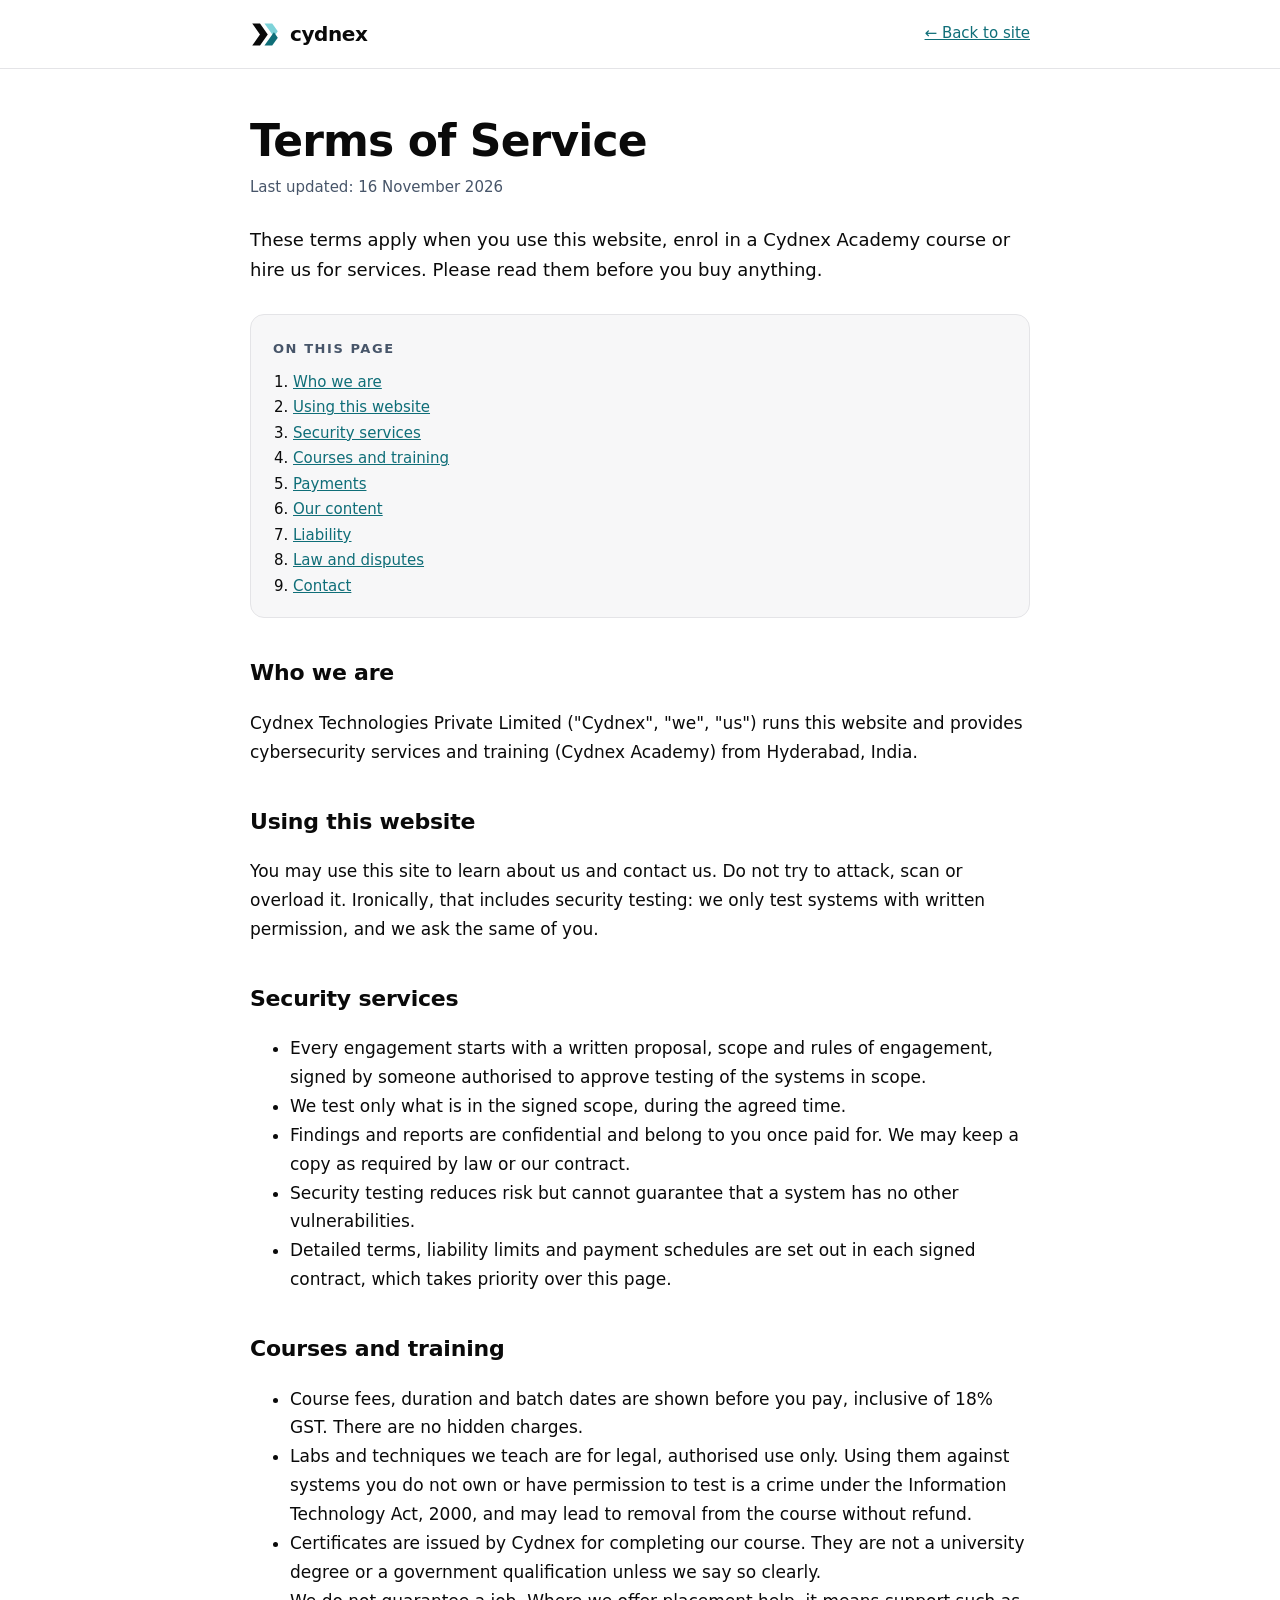
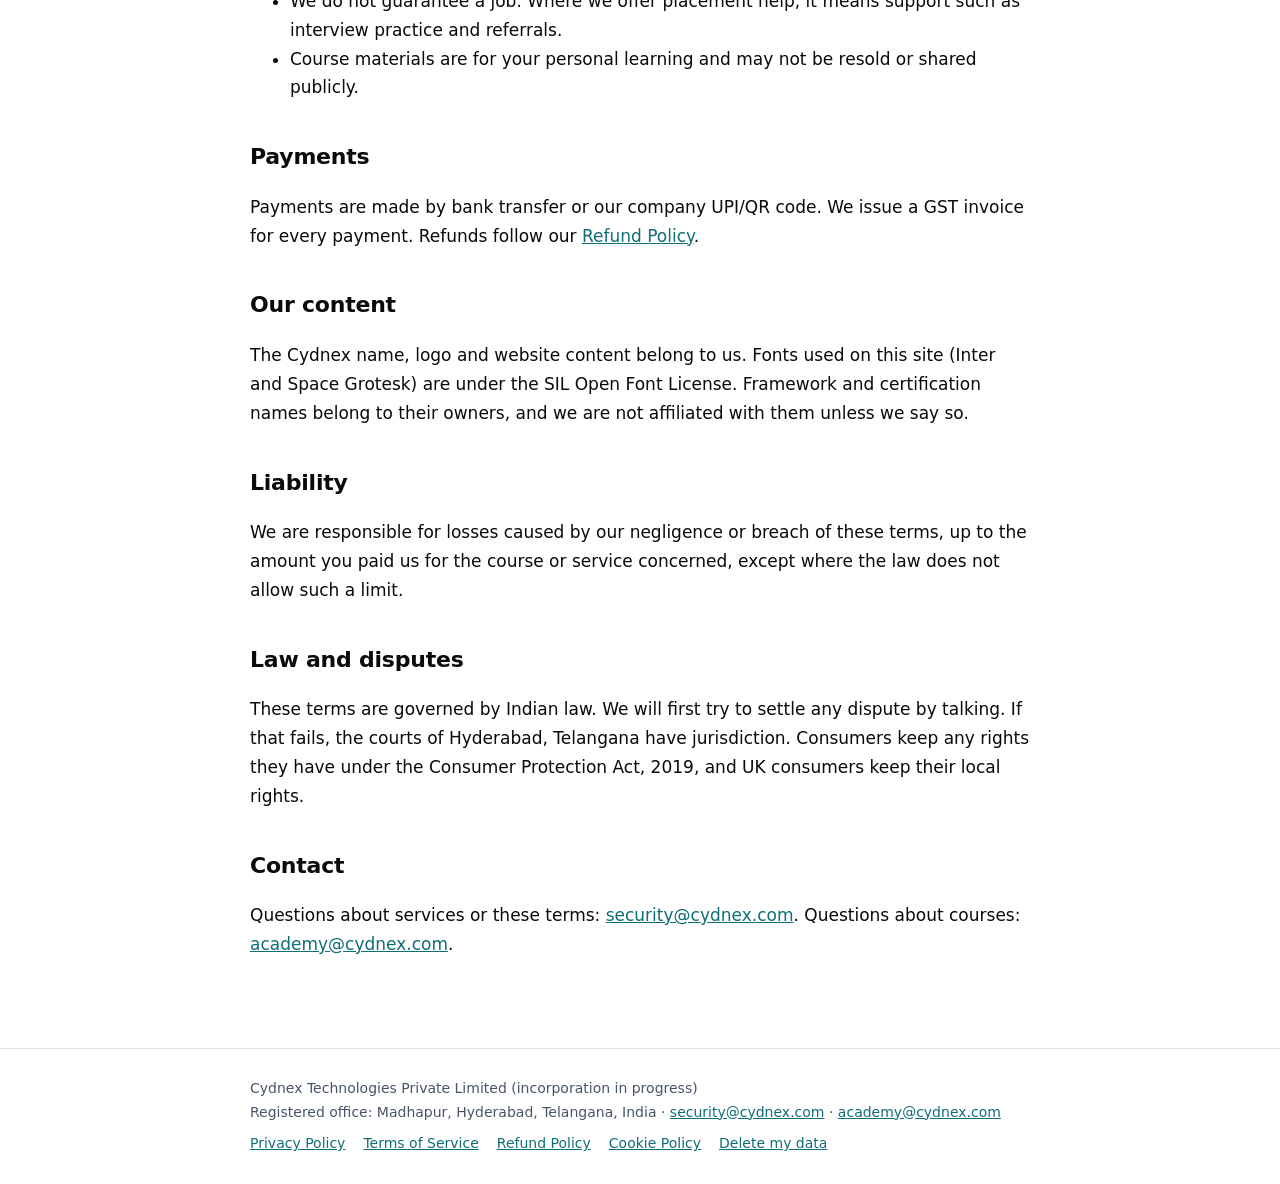
<file: terms.html>
<!doctype html>
<html lang="en">
<head>
<meta charset="utf-8">
<meta name="viewport" content="width=device-width, initial-scale=1">
<title>Terms of Service · Cydnex</title>
<meta name="description" content="Terms of Service for Cydnex, a cybersecurity services and training company in Hyderabad, India.">
<style>
:root{--ink:#0a0a0a;--mut:#475569;--line:#e4e4e7;--teal:#0f6e78;--bg:#fff;--bg2:#f7f7f8}
*{box-sizing:border-box}
body{margin:0;background:var(--bg);color:var(--ink);font:400 17px/1.7 system-ui,-apple-system,"Segoe UI",Roboto,Helvetica,Arial,sans-serif}
a{color:var(--teal)}
:focus-visible{outline:3px solid var(--teal);outline-offset:3px;border-radius:4px}
.skip{position:absolute;left:16px;top:-60px;background:var(--ink);color:#fff;padding:10px 16px;border-radius:8px}.skip:focus{top:12px}
header{border-bottom:1px solid var(--line)}
.wrap{max-width:820px;margin:0 auto;padding:0 20px}
.top{display:flex;align-items:center;justify-content:space-between;min-height:68px;gap:16px}
.logo{display:flex;align-items:center;gap:10px;text-decoration:none;color:var(--ink);font-weight:700;font-size:20px;letter-spacing:-.02em}
.top a.back{font-size:15px}
main{padding:48px 0 72px}
h1{font-size:clamp(32px,5vw,44px);line-height:1.1;letter-spacing:-.02em;margin:0}
.meta{color:var(--mut);font-size:15px;margin-top:10px}
.intro{font-size:18px;margin-top:24px}
.toc{background:var(--bg2);border:1px solid var(--line);border-radius:14px;padding:18px 22px;margin:28px 0}
.toc b{font-size:13px;letter-spacing:.12em;text-transform:uppercase;color:var(--mut)}
.toc ol{margin:8px 0 0;padding-left:20px;font-size:15px}
section{margin-top:36px}
h2{font-size:22px;letter-spacing:-.01em;margin:0 0 8px}
h3{font-size:17px;margin:18px 0 4px}
table{width:100%;border-collapse:collapse;font-size:15px;margin-top:10px}
th,td{text-align:left;padding:10px;border-bottom:1px solid var(--line);vertical-align:top}
th{background:var(--bg2)}
.box{border:1px solid var(--line);border-left:0;background:#eef7f8;border-radius:12px;padding:16px 18px;margin-top:12px}
.btn{display:inline-block;margin-top:10px;background:linear-gradient(100deg,#0a0a0a,#0b4f57 50%,#0f6e78);color:#fff;text-decoration:none;font-weight:600;padding:12px 20px;border-radius:12px}
footer{border-top:1px solid var(--line);padding:28px 0;font-size:14px;color:var(--mut)}
footer nav{display:flex;flex-wrap:wrap;gap:6px 18px;margin-top:8px}
.tbl{overflow-x:auto}
</style>
</head>
<body>
<a class="skip" href="#main">Skip to content</a>
<header><div class="wrap top"><a class="logo" href="index.html"><svg viewBox="0 0 108 96" width="30" height="27" aria-hidden="true"><path d="M8 8 H36 L64 48 L36 88 H8 L36 48 Z" fill="#0a0a0a"/><path d="M52 8 H80 L100 36 L86 56 Z" fill="#7ED3D9"/><path d="M86 40 L100 60 L80 88 H52 Z" fill="#0F6E78"/></svg>cydnex</a><a class="back" href="index.html">← Back to site</a></div></header>
<main id="main"><div class="wrap">
<h1>Terms of Service</h1>
<p class="meta">Last updated: 16 November 2026</p>
<div class="intro"><p>These terms apply when you use this website, enrol in a Cydnex Academy course or hire us for services. Please read them before you buy anything.</p></div>
<nav class="toc" aria-label="On this page"><b>On this page</b><ol><li><a href="#who">Who we are</a></li><li><a href="#site">Using this website</a></li><li><a href="#services">Security services</a></li><li><a href="#courses">Courses and training</a></li><li><a href="#payments">Payments</a></li><li><a href="#ip">Our content</a></li><li><a href="#liability">Liability</a></li><li><a href="#law">Law and disputes</a></li><li><a href="#contact">Contact</a></li></ol></nav>
<section id="who"><h2>Who we are</h2><p>Cydnex Technologies Private Limited ("Cydnex", "we", "us") runs this website and provides cybersecurity services and training (Cydnex Academy) from Hyderabad, India.</p></section><section id="site"><h2>Using this website</h2><p>You may use this site to learn about us and contact us. Do not try to attack, scan or overload it. Ironically, that includes security testing: we only test systems with written permission, and we ask the same of you.</p></section><section id="services"><h2>Security services</h2><ul><li>Every engagement starts with a written proposal, scope and rules of engagement, signed by someone authorised to approve testing of the systems in scope.</li><li>We test only what is in the signed scope, during the agreed time.</li><li>Findings and reports are confidential and belong to you once paid for. We may keep a copy as required by law or our contract.</li><li>Security testing reduces risk but cannot guarantee that a system has no other vulnerabilities.</li><li>Detailed terms, liability limits and payment schedules are set out in each signed contract, which takes priority over this page.</li></ul></section><section id="courses"><h2>Courses and training</h2><ul><li>Course fees, duration and batch dates are shown before you pay, inclusive of 18% GST. There are no hidden charges.</li><li>Labs and techniques we teach are for legal, authorised use only. Using them against systems you do not own or have permission to test is a crime under the Information Technology Act, 2000, and may lead to removal from the course without refund.</li><li>Certificates are issued by Cydnex for completing our course. They are not a university degree or a government qualification unless we say so clearly.</li><li>We do not guarantee a job. Where we offer placement help, it means support such as interview practice and referrals.</li><li>Course materials are for your personal learning and may not be resold or shared publicly.</li></ul></section><section id="payments"><h2>Payments</h2><p>Payments are made by bank transfer or our company UPI/QR code. We issue a GST invoice for every payment. Refunds follow our <a href="refund.html">Refund Policy</a>.</p></section><section id="ip"><h2>Our content</h2><p>The Cydnex name, logo and website content belong to us. Fonts used on this site (Inter and Space Grotesk) are under the SIL Open Font License. Framework and certification names belong to their owners, and we are not affiliated with them unless we say so.</p></section><section id="liability"><h2>Liability</h2><p>We are responsible for losses caused by our negligence or breach of these terms, up to the amount you paid us for the course or service concerned, except where the law does not allow such a limit.</p></section><section id="law"><h2>Law and disputes</h2><p>These terms are governed by Indian law. We will first try to settle any dispute by talking. If that fails, the courts of Hyderabad, Telangana have jurisdiction. Consumers keep any rights they have under the Consumer Protection Act, 2019, and UK consumers keep their local rights.</p></section><section id="contact"><h2>Contact</h2><p>Questions about services or these terms: <a href="mailto:security@cydnex.com">security@cydnex.com</a>. Questions about courses: <a href="mailto:academy@cydnex.com">academy@cydnex.com</a>.</p></section>
</div></main>
<footer><div class="wrap">Cydnex Technologies Private Limited (incorporation in progress)<br>Registered office: Madhapur, Hyderabad, Telangana, India · <a href="mailto:security@cydnex.com">security@cydnex.com</a> · <a href="mailto:academy@cydnex.com">academy@cydnex.com</a>
<nav aria-label="Legal"><a href="privacy.html">Privacy Policy</a><a href="terms.html">Terms of Service</a><a href="refund.html">Refund Policy</a><a href="cookies.html">Cookie Policy</a><a href="privacy.html#delete">Delete my data</a></nav></div></footer>
</body>
</html>
</file>
<file: styles.css>
/* Cydnex theme: black, white and ocean teal (ocean teal). Dark is the default; light is the alternate. */
:root{
--bg:#0a0a0a;--bg2:#111113;--bg3:#0f1f21;--card:#141416;
--ink:#f5f5f7;--mut:#a1a1aa;--line:#26262b;--ice2:#22393b;--sky:#7ed3d9;--blue:#7ed3d9;
--g:#0f6e78;--gi:#5cc4cc;--gifg:#0a0a0a;--btn:#0f6e78;--btnfg:#fff;--band:#0a0a0a;--bandfg:#e6f4f5;
--glass:rgba(20,20,22,.8);--shadow:0 18px 40px -18px rgba(0,0,0,.75);
--font:"Inter","Segoe UI",system-ui,-apple-system,Roboto,Helvetica,Arial,sans-serif;
--head:"Space Grotesk","Inter",system-ui,sans-serif;
--mono:ui-monospace,SFMono-Regular,Menlo,Consolas,monospace;color-scheme:dark}
:root{
--bg:#fff;--bg2:#f7f7f8;--bg3:#e6f4f5;--card:#fff;--ink:#0a0a0a;--mut:#475569;--line:#e4e4e7;--ice2:#c9e9ec;--sky:#7ed3d9;--blue:#0f6e78;
--gi:#0f6e78;--gifg:#fff;--btn:#0f6e78;--btnfg:#fff;--band:#0a0a0a;--bandfg:#e6f4f5;--glass:rgba(255,255,255,.88);
--shadow:0 1px 2px rgba(10,10,10,.05),0 18px 40px -18px rgba(15,110,120,.25);color-scheme:light}

*,*::before,*::after{box-sizing:border-box}
html{scroll-behavior:smooth;scroll-padding-top:84px}
body{background:var(--bg);color:var(--ink);font:400 17px/1.65 var(--font);-webkit-font-smoothing:antialiased;overflow-x:hidden}
body::before{content:"";position:fixed;inset:0 0 auto;height:env(safe-area-inset-top,0px);z-index:60;background:var(--bg)}
h1,h2,h3,p{margin:0}
h1,h2,h3{font-family:var(--head);font-weight:600;letter-spacing:-.03em;line-height:1.05;text-wrap:balance}
h1{font-size:clamp(42px,6.6vw,84px)}
h2{font-size:clamp(30px,4.2vw,52px)}
h3{font-size:20px;letter-spacing:-.015em;line-height:1.25}
a{color:inherit}
:is(a,button,input,select,textarea,summary):focus-visible{outline:2px solid var(--blue);outline-offset:3px;border-radius:6px}
.wrap{max-width:1200px;margin:0 auto;padding-left:max(16px,env(safe-area-inset-left,0px));padding-right:max(16px,env(safe-area-inset-right,0px))}
.sec{padding-block:clamp(72px,10vw,128px)}
.alt{background:var(--bg2)}
.eyebrow{font-size:12px;font-weight:600;letter-spacing:.16em;text-transform:uppercase;color:var(--blue)}
.lede{color:var(--mut);font-size:clamp(17px,1.5vw,20px);max-width:56ch}
.skip{position:absolute;left:16px;top:-60px;z-index:80;background:var(--btn);color:var(--btnfg);padding:12px 18px;border-radius:10px;font-weight:600;text-decoration:none}
.skip:focus{top:calc(env(safe-area-inset-top,0px) + 12px)}
.btn{display:inline-flex;align-items:center;justify-content:center;gap:8px;min-height:48px;padding:0 24px;border-radius:12px;border:1px solid transparent;background:var(--btn);color:var(--btnfg);font:600 16px/1 var(--font);text-decoration:none;cursor:pointer;transition:transform .2s,box-shadow .2s,background .2s}
.btn:hover{transform:translateY(-1px);box-shadow:0 10px 24px -12px var(--g)}
.btn.ghost{background:transparent;color:var(--ink);border-color:var(--ice2)}
.btn.ghost:hover{background:var(--bg3);box-shadow:none}
.btn[aria-disabled="true"]{opacity:.5;cursor:not-allowed}

/* nav */
.top{position:sticky;top:env(safe-area-inset-top,0px);z-index:50;background:color-mix(in srgb,var(--bg) 84%,transparent);backdrop-filter:saturate(160%) blur(16px);-webkit-backdrop-filter:saturate(160%) blur(16px);border-bottom:1px solid var(--line)}
.top .wrap{display:flex;align-items:center;justify-content:space-between;gap:16px;min-height:68px}
.logo{display:flex;align-items:center;gap:10px;font-weight:700;font-size:19px;letter-spacing:-.02em;text-decoration:none}
.xmark{width:34px;height:30px;flex:none}.xmark .x1{fill:var(--ink)}footer .xmark .x1{fill:#fff}.wm{font-family:var(--head);font-weight:600;font-size:24px;letter-spacing:-.02em}
.links{display:flex;align-items:center;gap:28px}
.links a{font-size:15px;font-weight:500;color:var(--mut);text-decoration:none;padding:10px 0}
.links a:hover{color:var(--ink)}
.menu{display:none;min-width:44px;min-height:44px;border:1px solid var(--line);background:var(--card);border-radius:12px;color:var(--ink);cursor:pointer}
@media(max-width:860px){
.menu{display:inline-grid;place-items:center}
.links{position:absolute;left:0;right:0;top:100%;flex-direction:column;align-items:stretch;gap:0;background:var(--bg);border-bottom:1px solid var(--line);padding:8px max(16px,env(safe-area-inset-right,0px)) 16px max(16px,env(safe-area-inset-left,0px));display:none}
.links.open{display:flex}
.links a{padding:14px 0;border-bottom:1px solid var(--line);font-size:17px}
.links .btn{margin-top:14px;border:0}
}

/* hero */
.hero{position:relative;overflow:hidden;padding-block:clamp(48px,8vw,104px) clamp(56px,8vw,112px);background:
radial-gradient(900px 520px at 85% -10%,var(--bg3),transparent 70%),radial-gradient(700px 480px at -10% 90%,var(--bg2),transparent 70%),var(--bg)}
.hero::before{content:"";position:absolute;inset:0;background-image:linear-gradient(var(--line) 1px,transparent 1px),linear-gradient(90deg,var(--line) 1px,transparent 1px);background-size:56px 56px;-webkit-mask-image:radial-gradient(ellipse 60% 60% at 70% 30%,#000,transparent 75%);mask-image:radial-gradient(ellipse 60% 60% at 70% 30%,#000,transparent 75%);opacity:.7}
.hero .wrap{position:relative;display:grid;grid-template-columns:1.05fr .95fr;gap:clamp(32px,5vw,72px);align-items:center}
.hero h1{margin:20px 0 24px}
.hero h1 em{font-style:normal;color:var(--gi)}
.cta-row{display:flex;flex-wrap:wrap;gap:12px;margin-top:36px}
.hero .note{margin-top:22px;font-size:14px;color:var(--mut)}
@media(max-width:900px){.hero .wrap{grid-template-columns:1fr}}
.stage{position:relative;min-height:440px;max-width:560px;width:100%;margin-inline:auto}
.pine{position:absolute;inset:36px 0 0 56px;border-radius:28px;background:
repeating-radial-gradient(ellipse 120% 90% at 22% 78%,transparent 0 22px,rgba(207,227,242,.13) 22px 23px),
repeating-radial-gradient(ellipse 90% 120% at 84% 18%,transparent 0 26px,rgba(207,227,242,.10) 26px 27px),
linear-gradient(160deg,color-mix(in srgb,var(--g) 86%,#fff),var(--g))}
.glass{position:absolute;background:var(--glass);backdrop-filter:blur(18px) saturate(150%);-webkit-backdrop-filter:blur(18px) saturate(150%);border:1px solid color-mix(in srgb,var(--card) 60%,transparent);border-radius:20px;box-shadow:var(--shadow)}
.report{left:0;top:0;width:min(330px,84%);padding:22px}
.report h4{margin:0 0 4px;font-size:13px;letter-spacing:.14em;text-transform:uppercase;color:var(--blue);font-weight:600}
.score{display:flex;align-items:center;gap:18px;margin:14px 0 18px}
.ring{width:84px;height:84px;flex:none}
.ring circle{fill:none;stroke-width:9}
.ring .bg{stroke:var(--ice2)}
.ring .fg{stroke:var(--gi);stroke-linecap:round;stroke-dasharray:214 264;transform:rotate(-90deg);transform-origin:50% 50%}
.ring text{font:600 22px var(--font);fill:var(--ink)}
.score p{font-size:14px;color:var(--mut);line-height:1.45}
.bars{display:grid;gap:11px}
.bar{display:grid;grid-template-columns:62px 1fr 22px;align-items:center;gap:10px;font-size:13px;color:var(--mut)}
.bar i{display:block;height:8px;border-radius:8px;background:var(--ice2);overflow:hidden}
.bar i::after{content:"";display:block;height:100%;width:var(--w);border-radius:8px;background:var(--c)}
.bar b{font-weight:600;color:var(--ink);text-align:right}
.chip1{right:0;top:58px;padding:14px 18px;display:flex;gap:12px;align-items:center;font-size:14px;font-weight:600}
.chip2{left:36px;bottom:20px;padding:14px 18px;font-size:14px;max-width:270px}
.chip2 small{display:block;color:var(--mut);font-weight:400;font-size:13px}
@media(max-width:560px){.stage{min-height:430px}.pine{inset:70px 0 0 36px}.report{width:90%}.chip1{top:auto;bottom:96px;right:0}.chip2{left:0;bottom:10px}}
.tick{width:30px;height:30px;border-radius:50%;background:var(--gi);color:var(--gifg);display:grid;place-items:center;flex:none}
.tick svg{width:16px;height:16px}
@media(prefers-reduced-motion:no-preference){
.hero .rise{animation:rise .8s cubic-bezier(.22,.8,.24,1) both;animation-delay:var(--d,0s)}
@keyframes rise{from{opacity:0;transform:translateY(18px)}to{opacity:1;transform:none}}
}
.photo{position:relative;border-radius:22px;overflow:hidden;min-height:clamp(260px,34vw,440px);display:flex;align-items:flex-end;margin-block:8px}
.photo{background:linear-gradient(100deg,#0a0a0a 0%,#0b4f57 45%,#0f6e78 75%,#7ed3d9 130%)}.photo::after{content:"";position:absolute;inset:0;background:radial-gradient(circle at 85% 30%,rgba(126,211,217,.35),transparent 45%),repeating-linear-gradient(115deg,rgba(255,255,255,.04) 0 2px,transparent 2px 22px)}
.photo .cap{position:relative;z-index:1;color:#fff;padding:clamp(24px,4vw,48px);max-width:620px}
.photo .cap h2{color:#fff;font-size:clamp(26px,3.4vw,42px)}.photo .cap p{color:#dbeff1;margin-top:12px;font-size:17px}
.split{display:grid;grid-template-columns:1fr 1fr;gap:clamp(24px,4vw,56px);align-items:center;margin-bottom:48px}
.split img{width:100%;aspect-ratio:4/3;object-fit:cover;border-radius:20px;display:block}
@media(max-width:820px){.split{grid-template-columns:1fr}}
.band{background:linear-gradient(110deg,#0a0a0a 0%,#0b4f57 55%,#0f6e78 100%) !important}
.gpanel{aspect-ratio:4/3;border-radius:20px;background:linear-gradient(135deg,#0a0a0a 0%,#0b4f57 50%,#0f6e78 85%,#7ed3d9 140%);display:grid;place-items:center;position:relative;overflow:hidden}
.gpanel::after{content:"";position:absolute;inset:0;background:repeating-linear-gradient(115deg,rgba(255,255,255,.05) 0 2px,transparent 2px 22px)}
.gpanel svg{width:34%;height:34%;fill:none;stroke:#7ed3d9;stroke-width:1.2;stroke-linecap:round;stroke-linejoin:round;position:relative;z-index:1}
.btn:not(.ghost){background:linear-gradient(100deg,#0a0a0a 0%,#0b4f57 50%,#0f6e78 100%);color:#fff;border:0}
.btn:not(.ghost):hover{box-shadow:0 12px 26px -12px rgba(15,110,120,.8)}
.band .btn:not(.ghost){background:#fff;color:#0a0a0a}
.consent{display:grid;gap:6px;margin:6px 0 14px}.cb{display:flex;gap:12px;align-items:flex-start;font-size:14px;line-height:1.5;color:var(--ink);cursor:pointer}
.cb input{width:20px;height:20px;margin-top:2px;flex:none;accent-color:#0f6e78}.cb a{color:var(--gi)}
.biz{font-style:normal;margin-top:14px;font-size:13px;line-height:1.7;color:color-mix(in srgb,var(--bandfg) 72%,var(--band))}.biz a{color:inherit;display:inline}
.legal-links{display:flex;flex-wrap:wrap;gap:6px 18px;margin-top:14px}.legal-links a,.legal-links button{color:var(--bandfg);font:inherit;font-size:13px;background:none;border:0;padding:6px 0;cursor:pointer;text-decoration:underline;text-underline-offset:3px}
.tm{margin-top:10px;font-size:12px;opacity:.65}
:focus-visible{outline:3px solid #0f6e78;outline-offset:3px;border-radius:6px}footer :focus-visible,.band :focus-visible{outline-color:#7ed3d9}
.ck{position:fixed;z-index:90;left:16px;right:16px;bottom:16px;max-width:560px;margin-inline:auto;background:var(--card);color:var(--ink);border:1px solid var(--line);border-radius:16px;box-shadow:0 20px 50px -20px rgba(0,0,0,.45);padding:20px}
.ck h2{font-size:17px;letter-spacing:0}.ck p{font-size:14px;color:var(--mut);margin-top:8px;line-height:1.55}.ck .row{display:flex;flex-wrap:wrap;gap:10px;margin-top:14px}
.ck button{flex:1 1 140px;min-height:44px;border-radius:12px;font:600 15px var(--font);cursor:pointer;border:1px solid var(--ink);background:var(--card);color:var(--ink)}
.ck[hidden]{display:none}


/* method strip */
.strip{border-block:1px solid var(--line);background:var(--bg)}
.strip .wrap{display:grid;grid-template-columns:repeat(4,1fr)}
.strip .wrap>div{padding:28px 24px;border-left:1px solid var(--line)}
.strip .wrap>div:first-child{border-left:0;padding-left:0}
.strip b{display:block;font-size:17px;letter-spacing:-.01em}
.strip span{font-size:14px;color:var(--mut)}
@media(max-width:860px){.strip .wrap{grid-template-columns:1fr 1fr;gap:0 28px}.strip .wrap>div{border-left:0;border-top:1px solid var(--line);padding:20px 0}.strip .wrap>div:nth-child(-n+2){border-top:0}}

/* section heads */
.head{display:flex;flex-wrap:wrap;align-items:end;justify-content:space-between;gap:20px 48px;margin-bottom:44px}
.head h2{max-width:16ch;margin-top:14px}
.head .lede{max-width:44ch}

/* services */
.chips{display:flex;flex-wrap:wrap;gap:8px;margin-bottom:28px}
.chip{min-height:44px;padding:0 18px;border-radius:99px;border:1px solid var(--line);background:var(--card);color:var(--mut);font:500 15px var(--font);cursor:pointer;transition:all .2s}
.chip:hover{color:var(--ink);border-color:var(--ice2)}
.chip[aria-pressed="true"]{background:var(--btn);color:var(--btnfg);border-color:var(--btn)}
.grid{display:grid;grid-template-columns:repeat(4,1fr);gap:16px}
@media(max-width:1020px){.grid{grid-template-columns:repeat(2,1fr)}}
@media(max-width:580px){.grid{grid-template-columns:1fr}}
.card{display:flex;flex-direction:column;gap:12px;min-width:0;padding:26px;background:var(--card);border:1px solid var(--line);border-radius:20px;transition:transform .25s,border-color .25s,box-shadow .25s}
.card:hover{transform:translateY(-4px);border-color:var(--gi);box-shadow:var(--shadow)}
.card[hidden]{display:none}
.card .ico{width:44px;height:44px;border-radius:12px;background:var(--bg3);color:var(--gi);display:grid;place-items:center}
.card .ico svg{width:22px;height:22px}
.card small{font-size:12px;font-weight:600;letter-spacing:.14em;text-transform:uppercase;color:var(--blue)}
.card p{font-size:15px;color:var(--mut);line-height:1.55}
.card a.more{margin-top:auto;padding-top:8px;font-size:15px;font-weight:600;text-decoration:none;color:var(--ink)}
.card a.more:hover{color:var(--gi)}
.more-note{margin-top:20px;font-size:14px;color:var(--mut)}

/* approach */
.steps{position:relative;display:grid;grid-template-columns:repeat(4,1fr);gap:32px;margin-top:8px}
.steps::before{content:"";position:absolute;left:0;right:0;top:27px;height:1px;background:var(--line)}
.steps::after{content:"";position:absolute;left:0;top:26px;height:3px;border-radius:3px;background:var(--gi);width:calc(var(--p,0) * 100%);transition:width .2s linear}
.step{position:relative;min-width:0}
.step .n{display:grid;place-items:center;width:54px;height:54px;border-radius:50%;background:var(--bg);border:1px solid var(--ice2);font-size:18px;font-weight:600;color:var(--gi);margin-bottom:22px;position:relative;z-index:1}
.step p{margin-top:10px;font-size:15px;color:var(--mut)}
@media(max-width:860px){.steps{grid-template-columns:1fr;gap:30px;padding-left:0}.steps::before,.steps::after{display:none}.step{display:grid;grid-template-columns:54px 1fr;gap:4px 18px}.step .n{margin:0;grid-row:span 2}.step p{margin:0}}

/* proof */
.frame{margin-top:8px;border-radius:24px;border:1px solid var(--line);background:var(--card);box-shadow:var(--shadow);overflow:hidden}
.frame .bar2{display:flex;align-items:center;gap:7px;padding:14px 18px;border-bottom:1px solid var(--line);background:var(--bg2)}
.frame .bar2 i{width:10px;height:10px;border-radius:50%;background:var(--ice2)}
.frame .bar2 span{margin-left:12px;font-size:13px;color:var(--mut)}
.frame .body{display:grid;grid-template-columns:.8fr 1.2fr}
.pane{padding:clamp(20px,3vw,36px);min-width:0}
.pane+.pane{border-left:1px solid var(--line)}
@media(max-width:860px){.frame .body{grid-template-columns:1fr}.pane+.pane{border-left:0;border-top:1px solid var(--line)}}
.sev{display:inline-flex;align-items:center;gap:8px;font-size:13px;font-weight:600;padding:5px 12px;border-radius:99px;background:var(--bg3);color:var(--ink)}
.sev::before{content:"";width:8px;height:8px;border-radius:50%;background:var(--gi)}
.meta{display:flex;flex-wrap:wrap;gap:8px 18px;margin:16px 0 22px;font-size:13px;color:var(--mut)}
.meta b{color:var(--ink);font-weight:600}
.sub{margin:22px 0 8px;font-size:12px;font-weight:600;letter-spacing:.14em;text-transform:uppercase;color:var(--blue)}
.code{margin:0;padding:14px 16px;border-radius:12px;background:var(--bg2);border:1px solid var(--line);font:13px/1.7 var(--mono);color:var(--ink);overflow-x:auto;white-space:pre}
.fix{margin:0;padding-left:20px;color:var(--mut);font-size:15px}
.stack{display:grid;gap:14px;margin-top:20px}
.kv{display:flex;justify-content:space-between;gap:16px;padding-bottom:12px;border-bottom:1px solid var(--line);font-size:15px}
.kv span{color:var(--mut)}
.kv b{font-weight:600}
.tag{display:inline-block;margin-top:18px;font-size:12px;color:var(--mut);border:1px dashed var(--ice2);border-radius:99px;padding:4px 12px}

/* training */
.rail{display:flex;gap:16px;overflow-x:auto;scroll-snap-type:x mandatory;padding:4px 16px 24px max(16px,calc((100% - 1200px)/2 + 16px));scroll-padding-left:max(16px,calc((100% - 1200px)/2 + 16px));scrollbar-width:thin}
.course{flex:none;width:min(300px,78vw);scroll-snap-align:start;display:flex;flex-direction:column;gap:10px;min-height:250px;padding:26px;border-radius:22px;background:var(--card);border:1px solid var(--line);transition:transform .25s,border-color .25s}
.course:hover{transform:translateY(-4px);border-color:var(--gi)}
.course small{font-size:12px;font-weight:600;letter-spacing:.14em;text-transform:uppercase;color:var(--blue)}
.course h3{font-size:22px}
.course p{font-size:15px;color:var(--mut);line-height:1.55}
.course .go{margin-top:auto;font-weight:600;font-size:15px;text-decoration:none}
.course.live{background:var(--band);color:var(--bandfg);border-color:transparent}
.course.live small,.course.live p{color:color-mix(in srgb,var(--bandfg) 78%,var(--band))}
.course.live .go{color:var(--bandfg)}
.railnav{display:flex;gap:10px}
.railnav button{width:48px;height:48px;border-radius:50%;border:1px solid var(--ice2);background:var(--card);color:var(--ink);cursor:pointer;font-size:20px}
.railnav button:hover{background:var(--bg3)}

/* industries */
.pills{display:flex;flex-wrap:wrap;gap:10px}
.pills span{padding:11px 20px;border-radius:99px;background:var(--card);border:1px solid var(--line);font-weight:500;font-size:16px}
.std{margin-top:32px;display:flex;flex-wrap:wrap;gap:8px 22px;align-items:center;font-size:15px;color:var(--mut)}
.std b{color:var(--ink);font-weight:600}

/* call to action band */
.band{background:var(--band);color:var(--bandfg);position:relative;overflow:hidden}
.band::before{content:"";position:absolute;inset:0;background:repeating-radial-gradient(ellipse 80% 120% at 90% 100%,transparent 0 30px,rgba(207,227,242,.09) 30px 31px)}
.band .wrap{position:relative;display:flex;flex-wrap:wrap;align-items:center;justify-content:space-between;gap:28px 56px}
.band h2{max-width:18ch;color:#fff}
.band p{margin-top:16px;max-width:46ch;color:color-mix(in srgb,var(--bandfg) 80%,var(--band))}
.band .btn{background:#e8f3fb;color:#0f2a25}

/* contact */
.contact{display:grid;grid-template-columns:.85fr 1.15fr;gap:clamp(32px,5vw,72px);align-items:start}
@media(max-width:900px){.contact{grid-template-columns:1fr}}
.contact h2{margin:14px 0 18px}
.facts{margin-top:28px;display:grid;gap:12px;font-size:15px;color:var(--mut)}
.facts b{color:var(--ink);font-weight:600;display:inline-block;min-width:78px}
.form{padding:clamp(22px,3vw,36px);background:var(--card);border:1px solid var(--line);border-radius:24px;box-shadow:var(--shadow)}
.f2{display:grid;grid-template-columns:1fr 1fr;gap:16px}
@media(max-width:560px){.f2{grid-template-columns:1fr}}
.fld{display:grid;gap:7px;margin-bottom:16px;min-width:0}
.fld label{font-size:14px;font-weight:600}
.fld input,.fld select,.fld textarea{width:100%;min-height:48px;padding:12px 14px;border-radius:12px;border:1px solid var(--ice2);background:var(--bg);color:var(--ink);font:400 16px var(--font)}
.fld textarea{min-height:120px;resize:vertical}
.fld input::placeholder,.fld textarea::placeholder{color:color-mix(in srgb,var(--mut) 75%,transparent)}
.fld [aria-invalid="true"]{border-color:#b3412f}
.err{min-height:20px;font-size:13px;color:#ff9d8a}
.fld [aria-invalid="true"]{border-color:#ff9d8a}
:root .err{color:#b3412f}:root .fld [aria-invalid="true"]{border-color:#b3412f}
.preview{margin:4px 0 20px;padding:18px;border-radius:14px;background:var(--bg2);border:1px dashed var(--ice2);font-size:14px;line-height:1.6;color:var(--mut);white-space:pre-wrap;max-height:300px;overflow:auto}
.preview b{display:block;margin-bottom:8px;font-size:12px;letter-spacing:.14em;text-transform:uppercase;color:var(--blue);font-weight:600}
.send{display:flex;flex-wrap:wrap;gap:12px}
.status{margin-top:14px;min-height:22px;font-size:14px;color:var(--mut)}
.fine{margin-top:6px;font-size:13px;color:var(--mut)}

/* footer */
footer{background:var(--band);color:var(--bandfg);padding-block:72px 40px;font-size:15px}
footer .cols{display:grid;grid-template-columns:1.6fr 1fr 1fr 1fr;gap:36px}
@media(max-width:760px){footer .cols{grid-template-columns:1fr 1fr}}
footer b{display:block;margin-bottom:12px;color:#fff;font-size:13px;letter-spacing:.14em;text-transform:uppercase}
footer a{display:block;padding:5px 0;color:color-mix(in srgb,var(--bandfg) 78%,var(--band));text-decoration:none}
footer a:hover{color:#fff}
footer .logo{color:#fff;margin-bottom:14px}
footer .mark{color:#e8f3fb}
footer .legal{margin-top:48px;padding-top:22px;border-top:1px solid rgba(207,227,242,.2);font-size:13px;color:color-mix(in srgb,var(--bandfg) 65%,var(--band))}

/* palette switcher (preview control) */
.pick{position:fixed;z-index:70;left:50%;transform:translateX(-50%);bottom:calc(env(safe-area-inset-bottom,0px) + 14px);display:flex;align-items:center;gap:6px;padding:6px 8px 6px 16px;border-radius:99px;background:var(--glass);backdrop-filter:blur(16px);-webkit-backdrop-filter:blur(16px);border:1px solid var(--line);box-shadow:var(--shadow);font-size:13px;font-weight:600;max-width:calc(100vw - 24px)}
.pick button{display:inline-flex;align-items:center;gap:8px;min-height:44px;padding:0 12px;border-radius:99px;border:1px solid transparent;background:transparent;color:var(--ink);font:500 14px var(--font);cursor:pointer}
.pick button i{width:18px;height:18px;border-radius:50%;background:var(--sw);box-shadow:inset 0 0 0 1px rgba(255,255,255,.35)}
.pick button[aria-pressed="true"]{border-color:var(--ink)}
@media(max-width:520px){.pick{padding-left:10px}.pick>span{display:none}.pick button{padding:0 9px}.pick button em{display:none}}

.card .ico svg,.mark{fill:none;stroke:currentColor;stroke-width:1.7;stroke-linecap:round;stroke-linejoin:round}.tick svg{fill:none;stroke:currentColor;stroke-width:2.4;stroke-linecap:round;stroke-linejoin:round}
@media(prefers-reduced-motion:reduce){html{scroll-behavior:auto}.card,.course,.btn{transition:none}}
.phero{padding-block:clamp(56px,8vw,96px) clamp(40px,6vw,64px);background:linear-gradient(180deg,var(--bg3),var(--bg));border-bottom:1px solid var(--line)}
.phero h1{font-size:clamp(36px,5vw,60px);margin:14px 0 16px;max-width:20ch}
.phero .cta{display:flex;flex-wrap:wrap;gap:12px;margin-top:28px}
.detail{display:grid;grid-template-columns:minmax(0,1fr) minmax(0,1.5fr);gap:clamp(20px,4vw,64px);padding-block:44px;border-top:1px solid var(--line);scroll-margin-top:90px}
.detail:first-child{border-top:0;padding-top:0}
.detail h2{font-size:clamp(24px,2.6vw,34px);margin-top:12px}
.detail .lead{color:var(--mut);margin-top:12px}
.dico{display:grid;place-items:center;width:52px;height:52px;border-radius:14px;background:linear-gradient(135deg,#0a0a0a,#0f6e78)}
.dico svg{width:26px;height:26px;fill:none;stroke:#7ed3d9;stroke-width:1.7;stroke-linecap:round;stroke-linejoin:round}
.cols2{display:grid;grid-template-columns:1fr 1fr;gap:24px}
.cols2 h3{font-size:15px;letter-spacing:.12em;text-transform:uppercase;color:var(--blue);margin-bottom:10px}
.ticks{list-style:none;padding:0;margin:0;display:grid;gap:10px}
.ticks li{position:relative;padding-left:28px;font-size:16px;line-height:1.55}
.ticks li::before{content:"";position:absolute;left:0;top:7px;width:16px;height:9px;border-left:2.5px solid var(--gi);border-bottom:2.5px solid var(--gi);transform:rotate(-45deg)}
.goodfor{margin-top:22px;font-size:15px;color:var(--mut)}.goodfor b{color:var(--ink)}
.cgrid{display:grid;grid-template-columns:repeat(3,minmax(0,1fr));gap:16px}
.cgrid .card h3{font-size:20px}
.facts4{display:grid;grid-template-columns:repeat(4,minmax(0,1fr));gap:16px}
.facts4 div{padding:22px;border:1px solid var(--line);border-radius:18px;background:var(--card)}
.facts4 b{display:block;font-family:var(--head);font-size:30px;letter-spacing:-.02em}
.facts4 span{color:var(--mut);font-size:15px}
.tbl{overflow-x:auto;border:1px solid var(--line);border-radius:16px}
.tbl table{width:100%;border-collapse:collapse;font-size:15px;min-width:560px}
.tbl th,.tbl td{text-align:left;padding:14px 16px;border-bottom:1px solid var(--line);vertical-align:top}
.tbl th{background:var(--bg2);font-weight:600}.tbl tr:last-child td{border-bottom:0}
.sevdot{display:inline-block;width:10px;height:10px;border-radius:50%;margin-right:8px;vertical-align:middle}
.prose{max-width:760px}.prose h2{font-size:clamp(24px,2.6vw,32px);margin:44px 0 10px}.prose p,.prose li{color:var(--mut)}.prose ul{padding-left:22px}
.faq details{border-top:1px solid var(--line);padding:18px 0}.faq details:last-child{border-bottom:1px solid var(--line)}
.faq summary{cursor:pointer;font-weight:600;font-size:17px;list-style-position:outside}.faq p{color:var(--mut);margin-top:10px}
.people{display:grid;grid-template-columns:repeat(3,minmax(0,1fr));gap:16px}
.person{padding:26px;border:1px solid var(--line);border-radius:20px;background:var(--card)}
.person .av{width:56px;height:56px;border-radius:50%;display:grid;place-items:center;background:linear-gradient(135deg,#0a0a0a,#0f6e78);color:#fff;font-family:var(--head);font-weight:600;font-size:20px;margin-bottom:16px}
.person h3{font-size:20px}.person small{display:block;color:var(--blue);font-weight:600;letter-spacing:.1em;text-transform:uppercase;font-size:12px;margin:4px 0 10px}.person p{color:var(--mut);font-size:15px}
.links a[aria-current="page"]{color:var(--ink);font-weight:600}
@media(max-width:900px){.cgrid,.people{grid-template-columns:1fr 1fr}.facts4{grid-template-columns:1fr 1fr}}
@media(max-width:820px){.detail{grid-template-columns:1fr}.cols2{grid-template-columns:1fr}}
@media(max-width:560px){.cgrid,.people,.facts4{grid-template-columns:1fr}}
.cgrid.c4{grid-template-columns:repeat(4,minmax(0,1fr))}@media(max-width:1100px){.cgrid.c4{grid-template-columns:repeat(2,minmax(0,1fr))}}@media(max-width:560px){.cgrid.c4{grid-template-columns:1fr}}

/* Training: its own highlighted link, set apart from the service pages */
.links a.acad-link{display:inline-flex;align-items:center;gap:8px;position:relative;margin-left:2px;padding:0 16px;min-height:40px;border-radius:99px;background:var(--bg3);border:1px solid var(--ice2);color:var(--blue);font-weight:600}
.links a.acad-link::before{content:"";position:absolute;left:-15px;top:50%;width:1px;height:22px;background:var(--line);transform:translateY(-50%)}
.links a.acad-link:hover{color:var(--blue);border-color:var(--blue);background:color-mix(in srgb,var(--bg3) 70%,#7ed3d9)}
.links a.acad-link .ext{font-size:13px;opacity:.8}
.links a.acad-link:focus-visible{outline:3px solid var(--blue);outline-offset:3px}
@media(max-width:860px){.links a.acad-link{margin:14px 0 0;justify-content:center;min-height:48px;border-bottom:1px solid var(--ice2);font-size:17px}.links a.acad-link::before{display:none}.links .acad-link+.btn{margin-top:10px}}
.acad-mini{display:none}
@media(max-width:860px){.acad-mini{display:inline-flex;align-items:center;gap:6px;margin-left:auto;min-height:40px;padding:0 14px;border-radius:99px;background:var(--bg3);border:1px solid var(--ice2);color:var(--blue);font-weight:600;font-size:15px;text-decoration:none}.acad-mini:focus-visible{outline:3px solid var(--blue);outline-offset:3px}}
@media(max-width:340px){.acad-mini{padding:0 10px;font-size:14px}.acad-mini svg{display:none}}
/* training buttons: match the height of the buttons beside them */
.links a.acad-link{min-height:44px;padding:0 18px;gap:8px}
@media(max-width:860px){.acad-mini{min-height:44px;padding:0 18px;gap:8px}.links a.acad-link{min-height:48px}}
@media(max-width:360px){.acad-mini{padding:0 12px}}

/* footer: brand block spans the full width on small screens so link columns stay on screen */
@media(max-width:760px){footer .cols>div:first-child{grid-column:1/-1}footer .cols{gap:28px 24px}footer .cols>div{min-width:0}}
@media(max-width:360px){footer .cols{grid-template-columns:1fr}}
</file>
<file: training/styles.css>
/* Cydnex theme: black, white and ocean teal (ocean teal). Dark is the default; light is the alternate. */
:root{
--bg:#0a0a0a;--bg2:#111113;--bg3:#0f1f21;--card:#141416;
--ink:#f5f5f7;--mut:#a1a1aa;--line:#26262b;--ice2:#22393b;--sky:#7ed3d9;--blue:#7ed3d9;
--g:#0f6e78;--gi:#5cc4cc;--gifg:#0a0a0a;--btn:#0f6e78;--btnfg:#fff;--band:#0a0a0a;--bandfg:#e6f4f5;
--glass:rgba(20,20,22,.8);--shadow:0 18px 40px -18px rgba(0,0,0,.75);
--font:"Inter","Segoe UI",system-ui,-apple-system,Roboto,Helvetica,Arial,sans-serif;
--head:"Space Grotesk","Inter",system-ui,sans-serif;
--mono:ui-monospace,SFMono-Regular,Menlo,Consolas,monospace;color-scheme:dark}
:root{
--bg:#fff;--bg2:#f7f7f8;--bg3:#e6f4f5;--card:#fff;--ink:#0a0a0a;--mut:#475569;--line:#e4e4e7;--ice2:#c9e9ec;--sky:#7ed3d9;--blue:#0f6e78;
--gi:#0f6e78;--gifg:#fff;--btn:#0f6e78;--btnfg:#fff;--band:#0a0a0a;--bandfg:#e6f4f5;--glass:rgba(255,255,255,.88);
--shadow:0 1px 2px rgba(10,10,10,.05),0 18px 40px -18px rgba(15,110,120,.25);color-scheme:light}

*,*::before,*::after{box-sizing:border-box}
html{scroll-behavior:smooth;scroll-padding-top:84px}
body{background:var(--bg);color:var(--ink);font:400 17px/1.65 var(--font);-webkit-font-smoothing:antialiased;overflow-x:hidden}
body::before{content:"";position:fixed;inset:0 0 auto;height:env(safe-area-inset-top,0px);z-index:60;background:var(--bg)}
h1,h2,h3,p{margin:0}
h1,h2,h3{font-family:var(--head);font-weight:600;letter-spacing:-.03em;line-height:1.05;text-wrap:balance}
h1{font-size:clamp(42px,6.6vw,84px)}
h2{font-size:clamp(30px,4.2vw,52px)}
h3{font-size:20px;letter-spacing:-.015em;line-height:1.25}
a{color:inherit}
:is(a,button,input,select,textarea,summary):focus-visible{outline:2px solid var(--blue);outline-offset:3px;border-radius:6px}
.wrap{max-width:1200px;margin:0 auto;padding-left:max(16px,env(safe-area-inset-left,0px));padding-right:max(16px,env(safe-area-inset-right,0px))}
.sec{padding-block:clamp(72px,10vw,128px)}
.alt{background:var(--bg2)}
.eyebrow{font-size:12px;font-weight:600;letter-spacing:.16em;text-transform:uppercase;color:var(--blue)}
.lede{color:var(--mut);font-size:clamp(17px,1.5vw,20px);max-width:56ch}
.skip{position:absolute;left:16px;top:-60px;z-index:80;background:var(--btn);color:var(--btnfg);padding:12px 18px;border-radius:10px;font-weight:600;text-decoration:none}
.skip:focus{top:calc(env(safe-area-inset-top,0px) + 12px)}
.btn{display:inline-flex;align-items:center;justify-content:center;gap:8px;min-height:48px;padding:0 24px;border-radius:12px;border:1px solid transparent;background:var(--btn);color:var(--btnfg);font:600 16px/1 var(--font);text-decoration:none;cursor:pointer;transition:transform .2s,box-shadow .2s,background .2s}
.btn:hover{transform:translateY(-1px);box-shadow:0 10px 24px -12px var(--g)}
.btn.ghost{background:transparent;color:var(--ink);border-color:var(--ice2)}
.btn.ghost:hover{background:var(--bg3);box-shadow:none}
.btn[aria-disabled="true"]{opacity:.5;cursor:not-allowed}

/* nav */
.top{position:sticky;top:env(safe-area-inset-top,0px);z-index:50;background:color-mix(in srgb,var(--bg) 84%,transparent);backdrop-filter:saturate(160%) blur(16px);-webkit-backdrop-filter:saturate(160%) blur(16px);border-bottom:1px solid var(--line)}
.top .wrap{display:flex;align-items:center;justify-content:space-between;gap:16px;min-height:68px}
.logo{display:flex;align-items:center;gap:10px;font-weight:700;font-size:19px;letter-spacing:-.02em;text-decoration:none}
.xmark{width:34px;height:30px;flex:none}.xmark .x1{fill:var(--ink)}footer .xmark .x1{fill:#fff}.wm{font-family:var(--head);font-weight:600;font-size:24px;letter-spacing:-.02em}
.links{display:flex;align-items:center;gap:28px}
.links a{font-size:15px;font-weight:500;color:var(--mut);text-decoration:none;padding:10px 0}
.links a:hover{color:var(--ink)}
.menu{display:none;min-width:44px;min-height:44px;border:1px solid var(--line);background:var(--card);border-radius:12px;color:var(--ink);cursor:pointer}
@media(max-width:860px){
.menu{display:inline-grid;place-items:center}
.links{position:absolute;left:0;right:0;top:100%;flex-direction:column;align-items:stretch;gap:0;background:var(--bg);border-bottom:1px solid var(--line);padding:8px max(16px,env(safe-area-inset-right,0px)) 16px max(16px,env(safe-area-inset-left,0px));display:none}
.links.open{display:flex}
.links a{padding:14px 0;border-bottom:1px solid var(--line);font-size:17px}
.links .btn{margin-top:14px;border:0}
}

/* hero */
.hero{position:relative;overflow:hidden;padding-block:clamp(48px,8vw,104px) clamp(56px,8vw,112px);background:
radial-gradient(900px 520px at 85% -10%,var(--bg3),transparent 70%),radial-gradient(700px 480px at -10% 90%,var(--bg2),transparent 70%),var(--bg)}
.hero::before{content:"";position:absolute;inset:0;background-image:linear-gradient(var(--line) 1px,transparent 1px),linear-gradient(90deg,var(--line) 1px,transparent 1px);background-size:56px 56px;-webkit-mask-image:radial-gradient(ellipse 60% 60% at 70% 30%,#000,transparent 75%);mask-image:radial-gradient(ellipse 60% 60% at 70% 30%,#000,transparent 75%);opacity:.7}
.hero .wrap{position:relative;display:grid;grid-template-columns:1.05fr .95fr;gap:clamp(32px,5vw,72px);align-items:center}
.hero h1{margin:20px 0 24px}
.hero h1 em{font-style:normal;color:var(--gi)}
.cta-row{display:flex;flex-wrap:wrap;gap:12px;margin-top:36px}
.hero .note{margin-top:22px;font-size:14px;color:var(--mut)}
@media(max-width:900px){.hero .wrap{grid-template-columns:1fr}}
.stage{position:relative;min-height:440px;max-width:560px;width:100%;margin-inline:auto}
.pine{position:absolute;inset:36px 0 0 56px;border-radius:28px;background:
repeating-radial-gradient(ellipse 120% 90% at 22% 78%,transparent 0 22px,rgba(207,227,242,.13) 22px 23px),
repeating-radial-gradient(ellipse 90% 120% at 84% 18%,transparent 0 26px,rgba(207,227,242,.10) 26px 27px),
linear-gradient(160deg,color-mix(in srgb,var(--g) 86%,#fff),var(--g))}
.glass{position:absolute;background:var(--glass);backdrop-filter:blur(18px) saturate(150%);-webkit-backdrop-filter:blur(18px) saturate(150%);border:1px solid color-mix(in srgb,var(--card) 60%,transparent);border-radius:20px;box-shadow:var(--shadow)}
.report{left:0;top:0;width:min(330px,84%);padding:22px}
.report h4{margin:0 0 4px;font-size:13px;letter-spacing:.14em;text-transform:uppercase;color:var(--blue);font-weight:600}
.score{display:flex;align-items:center;gap:18px;margin:14px 0 18px}
.ring{width:84px;height:84px;flex:none}
.ring circle{fill:none;stroke-width:9}
.ring .bg{stroke:var(--ice2)}
.ring .fg{stroke:var(--gi);stroke-linecap:round;stroke-dasharray:214 264;transform:rotate(-90deg);transform-origin:50% 50%}
.ring text{font:600 22px var(--font);fill:var(--ink)}
.score p{font-size:14px;color:var(--mut);line-height:1.45}
.bars{display:grid;gap:11px}
.bar{display:grid;grid-template-columns:62px 1fr 22px;align-items:center;gap:10px;font-size:13px;color:var(--mut)}
.bar i{display:block;height:8px;border-radius:8px;background:var(--ice2);overflow:hidden}
.bar i::after{content:"";display:block;height:100%;width:var(--w);border-radius:8px;background:var(--c)}
.bar b{font-weight:600;color:var(--ink);text-align:right}
.chip1{right:0;top:58px;padding:14px 18px;display:flex;gap:12px;align-items:center;font-size:14px;font-weight:600}
.chip2{left:36px;bottom:20px;padding:14px 18px;font-size:14px;max-width:270px}
.chip2 small{display:block;color:var(--mut);font-weight:400;font-size:13px}
@media(max-width:560px){.stage{min-height:430px}.pine{inset:70px 0 0 36px}.report{width:90%}.chip1{top:auto;bottom:96px;right:0}.chip2{left:0;bottom:10px}}
.tick{width:30px;height:30px;border-radius:50%;background:var(--gi);color:var(--gifg);display:grid;place-items:center;flex:none}
.tick svg{width:16px;height:16px}
@media(prefers-reduced-motion:no-preference){
.hero .rise{animation:rise .8s cubic-bezier(.22,.8,.24,1) both;animation-delay:var(--d,0s)}
@keyframes rise{from{opacity:0;transform:translateY(18px)}to{opacity:1;transform:none}}
}
.photo{position:relative;border-radius:22px;overflow:hidden;min-height:clamp(260px,34vw,440px);display:flex;align-items:flex-end;margin-block:8px}
.photo{background:linear-gradient(100deg,#0a0a0a 0%,#0b4f57 45%,#0f6e78 75%,#7ed3d9 130%)}.photo::after{content:"";position:absolute;inset:0;background:radial-gradient(circle at 85% 30%,rgba(126,211,217,.35),transparent 45%),repeating-linear-gradient(115deg,rgba(255,255,255,.04) 0 2px,transparent 2px 22px)}
.photo .cap{position:relative;z-index:1;color:#fff;padding:clamp(24px,4vw,48px);max-width:620px}
.photo .cap h2{color:#fff;font-size:clamp(26px,3.4vw,42px)}.photo .cap p{color:#dbeff1;margin-top:12px;font-size:17px}
.split{display:grid;grid-template-columns:1fr 1fr;gap:clamp(24px,4vw,56px);align-items:center;margin-bottom:48px}
.split img{width:100%;aspect-ratio:4/3;object-fit:cover;border-radius:20px;display:block}
@media(max-width:820px){.split{grid-template-columns:1fr}}
.band{background:linear-gradient(110deg,#0a0a0a 0%,#0b4f57 55%,#0f6e78 100%) !important}
.gpanel{aspect-ratio:4/3;border-radius:20px;background:linear-gradient(135deg,#0a0a0a 0%,#0b4f57 50%,#0f6e78 85%,#7ed3d9 140%);display:grid;place-items:center;position:relative;overflow:hidden}
.gpanel::after{content:"";position:absolute;inset:0;background:repeating-linear-gradient(115deg,rgba(255,255,255,.05) 0 2px,transparent 2px 22px)}
.gpanel svg{width:34%;height:34%;fill:none;stroke:#7ed3d9;stroke-width:1.2;stroke-linecap:round;stroke-linejoin:round;position:relative;z-index:1}
.btn:not(.ghost){background:linear-gradient(100deg,#0a0a0a 0%,#0b4f57 50%,#0f6e78 100%);color:#fff;border:0}
.btn:not(.ghost):hover{box-shadow:0 12px 26px -12px rgba(15,110,120,.8)}
.band .btn:not(.ghost){background:#fff;color:#0a0a0a}
.consent{display:grid;gap:6px;margin:6px 0 14px}.cb{display:flex;gap:12px;align-items:flex-start;font-size:14px;line-height:1.5;color:var(--ink);cursor:pointer}
.cb input{width:20px;height:20px;margin-top:2px;flex:none;accent-color:#0f6e78}.cb a{color:var(--gi)}
.biz{font-style:normal;margin-top:14px;font-size:13px;line-height:1.7;color:color-mix(in srgb,var(--bandfg) 72%,var(--band))}.biz a{color:inherit;display:inline}
.legal-links{display:flex;flex-wrap:wrap;gap:6px 18px;margin-top:14px}.legal-links a,.legal-links button{color:var(--bandfg);font:inherit;font-size:13px;background:none;border:0;padding:6px 0;cursor:pointer;text-decoration:underline;text-underline-offset:3px}
.tm{margin-top:10px;font-size:12px;opacity:.65}
:focus-visible{outline:3px solid #0f6e78;outline-offset:3px;border-radius:6px}footer :focus-visible,.band :focus-visible{outline-color:#7ed3d9}
.ck{position:fixed;z-index:90;left:16px;right:16px;bottom:16px;max-width:560px;margin-inline:auto;background:var(--card);color:var(--ink);border:1px solid var(--line);border-radius:16px;box-shadow:0 20px 50px -20px rgba(0,0,0,.45);padding:20px}
.ck h2{font-size:17px;letter-spacing:0}.ck p{font-size:14px;color:var(--mut);margin-top:8px;line-height:1.55}.ck .row{display:flex;flex-wrap:wrap;gap:10px;margin-top:14px}
.ck button{flex:1 1 140px;min-height:44px;border-radius:12px;font:600 15px var(--font);cursor:pointer;border:1px solid var(--ink);background:var(--card);color:var(--ink)}
.ck[hidden]{display:none}


/* method strip */
.strip{border-block:1px solid var(--line);background:var(--bg)}
.strip .wrap{display:grid;grid-template-columns:repeat(4,1fr)}
.strip .wrap>div{padding:28px 24px;border-left:1px solid var(--line)}
.strip .wrap>div:first-child{border-left:0;padding-left:0}
.strip b{display:block;font-size:17px;letter-spacing:-.01em}
.strip span{font-size:14px;color:var(--mut)}
@media(max-width:860px){.strip .wrap{grid-template-columns:1fr 1fr;gap:0 28px}.strip .wrap>div{border-left:0;border-top:1px solid var(--line);padding:20px 0}.strip .wrap>div:nth-child(-n+2){border-top:0}}

/* section heads */
.head{display:flex;flex-wrap:wrap;align-items:end;justify-content:space-between;gap:20px 48px;margin-bottom:44px}
.head h2{max-width:16ch;margin-top:14px}
.head .lede{max-width:44ch}

/* services */
.chips{display:flex;flex-wrap:wrap;gap:8px;margin-bottom:28px}
.chip{min-height:44px;padding:0 18px;border-radius:99px;border:1px solid var(--line);background:var(--card);color:var(--mut);font:500 15px var(--font);cursor:pointer;transition:all .2s}
.chip:hover{color:var(--ink);border-color:var(--ice2)}
.chip[aria-pressed="true"]{background:var(--btn);color:var(--btnfg);border-color:var(--btn)}
.grid{display:grid;grid-template-columns:repeat(4,1fr);gap:16px}
@media(max-width:1020px){.grid{grid-template-columns:repeat(2,1fr)}}
@media(max-width:580px){.grid{grid-template-columns:1fr}}
.card{display:flex;flex-direction:column;gap:12px;min-width:0;padding:26px;background:var(--card);border:1px solid var(--line);border-radius:20px;transition:transform .25s,border-color .25s,box-shadow .25s}
.card:hover{transform:translateY(-4px);border-color:var(--gi);box-shadow:var(--shadow)}
.card[hidden]{display:none}
.card .ico{width:44px;height:44px;border-radius:12px;background:var(--bg3);color:var(--gi);display:grid;place-items:center}
.card .ico svg{width:22px;height:22px}
.card small{font-size:12px;font-weight:600;letter-spacing:.14em;text-transform:uppercase;color:var(--blue)}
.card p{font-size:15px;color:var(--mut);line-height:1.55}
.card a.more{margin-top:auto;padding-top:8px;font-size:15px;font-weight:600;text-decoration:none;color:var(--ink)}
.card a.more:hover{color:var(--gi)}
.more-note{margin-top:20px;font-size:14px;color:var(--mut)}

/* approach */
.steps{position:relative;display:grid;grid-template-columns:repeat(4,1fr);gap:32px;margin-top:8px}
.steps::before{content:"";position:absolute;left:0;right:0;top:27px;height:1px;background:var(--line)}
.steps::after{content:"";position:absolute;left:0;top:26px;height:3px;border-radius:3px;background:var(--gi);width:calc(var(--p,0) * 100%);transition:width .2s linear}
.step{position:relative;min-width:0}
.step .n{display:grid;place-items:center;width:54px;height:54px;border-radius:50%;background:var(--bg);border:1px solid var(--ice2);font-size:18px;font-weight:600;color:var(--gi);margin-bottom:22px;position:relative;z-index:1}
.step p{margin-top:10px;font-size:15px;color:var(--mut)}
@media(max-width:860px){.steps{grid-template-columns:1fr;gap:30px;padding-left:0}.steps::before,.steps::after{display:none}.step{display:grid;grid-template-columns:54px 1fr;gap:4px 18px}.step .n{margin:0;grid-row:span 2}.step p{margin:0}}

/* proof */
.frame{margin-top:8px;border-radius:24px;border:1px solid var(--line);background:var(--card);box-shadow:var(--shadow);overflow:hidden}
.frame .bar2{display:flex;align-items:center;gap:7px;padding:14px 18px;border-bottom:1px solid var(--line);background:var(--bg2)}
.frame .bar2 i{width:10px;height:10px;border-radius:50%;background:var(--ice2)}
.frame .bar2 span{margin-left:12px;font-size:13px;color:var(--mut)}
.frame .body{display:grid;grid-template-columns:.8fr 1.2fr}
.pane{padding:clamp(20px,3vw,36px);min-width:0}
.pane+.pane{border-left:1px solid var(--line)}
@media(max-width:860px){.frame .body{grid-template-columns:1fr}.pane+.pane{border-left:0;border-top:1px solid var(--line)}}
.sev{display:inline-flex;align-items:center;gap:8px;font-size:13px;font-weight:600;padding:5px 12px;border-radius:99px;background:var(--bg3);color:var(--ink)}
.sev::before{content:"";width:8px;height:8px;border-radius:50%;background:var(--gi)}
.meta{display:flex;flex-wrap:wrap;gap:8px 18px;margin:16px 0 22px;font-size:13px;color:var(--mut)}
.meta b{color:var(--ink);font-weight:600}
.sub{margin:22px 0 8px;font-size:12px;font-weight:600;letter-spacing:.14em;text-transform:uppercase;color:var(--blue)}
.code{margin:0;padding:14px 16px;border-radius:12px;background:var(--bg2);border:1px solid var(--line);font:13px/1.7 var(--mono);color:var(--ink);overflow-x:auto;white-space:pre}
.fix{margin:0;padding-left:20px;color:var(--mut);font-size:15px}
.stack{display:grid;gap:14px;margin-top:20px}
.kv{display:flex;justify-content:space-between;gap:16px;padding-bottom:12px;border-bottom:1px solid var(--line);font-size:15px}
.kv span{color:var(--mut)}
.kv b{font-weight:600}
.tag{display:inline-block;margin-top:18px;font-size:12px;color:var(--mut);border:1px dashed var(--ice2);border-radius:99px;padding:4px 12px}

/* training */
.rail{display:flex;gap:16px;overflow-x:auto;scroll-snap-type:x mandatory;padding:4px 16px 24px max(16px,calc((100% - 1200px)/2 + 16px));scroll-padding-left:max(16px,calc((100% - 1200px)/2 + 16px));scrollbar-width:thin}
.course{flex:none;width:min(300px,78vw);scroll-snap-align:start;display:flex;flex-direction:column;gap:10px;min-height:250px;padding:26px;border-radius:22px;background:var(--card);border:1px solid var(--line);transition:transform .25s,border-color .25s}
.course:hover{transform:translateY(-4px);border-color:var(--gi)}
.course small{font-size:12px;font-weight:600;letter-spacing:.14em;text-transform:uppercase;color:var(--blue)}
.course h3{font-size:22px}
.course p{font-size:15px;color:var(--mut);line-height:1.55}
.course .go{margin-top:auto;font-weight:600;font-size:15px;text-decoration:none}
.course.live{background:var(--band);color:var(--bandfg);border-color:transparent}
.course.live small,.course.live p{color:color-mix(in srgb,var(--bandfg) 78%,var(--band))}
.course.live .go{color:var(--bandfg)}
.railnav{display:flex;gap:10px}
.railnav button{width:48px;height:48px;border-radius:50%;border:1px solid var(--ice2);background:var(--card);color:var(--ink);cursor:pointer;font-size:20px}
.railnav button:hover{background:var(--bg3)}

/* industries */
.pills{display:flex;flex-wrap:wrap;gap:10px}
.pills span{padding:11px 20px;border-radius:99px;background:var(--card);border:1px solid var(--line);font-weight:500;font-size:16px}
.std{margin-top:32px;display:flex;flex-wrap:wrap;gap:8px 22px;align-items:center;font-size:15px;color:var(--mut)}
.std b{color:var(--ink);font-weight:600}

/* call to action band */
.band{background:var(--band);color:var(--bandfg);position:relative;overflow:hidden}
.band::before{content:"";position:absolute;inset:0;background:repeating-radial-gradient(ellipse 80% 120% at 90% 100%,transparent 0 30px,rgba(207,227,242,.09) 30px 31px)}
.band .wrap{position:relative;display:flex;flex-wrap:wrap;align-items:center;justify-content:space-between;gap:28px 56px}
.band h2{max-width:18ch;color:#fff}
.band p{margin-top:16px;max-width:46ch;color:color-mix(in srgb,var(--bandfg) 80%,var(--band))}
.band .btn{background:#e8f3fb;color:#0f2a25}

/* contact */
.contact{display:grid;grid-template-columns:.85fr 1.15fr;gap:clamp(32px,5vw,72px);align-items:start}
@media(max-width:900px){.contact{grid-template-columns:1fr}}
.contact h2{margin:14px 0 18px}
.facts{margin-top:28px;display:grid;gap:12px;font-size:15px;color:var(--mut)}
.facts b{color:var(--ink);font-weight:600;display:inline-block;min-width:78px}
.form{padding:clamp(22px,3vw,36px);background:var(--card);border:1px solid var(--line);border-radius:24px;box-shadow:var(--shadow)}
.f2{display:grid;grid-template-columns:1fr 1fr;gap:16px}
@media(max-width:560px){.f2{grid-template-columns:1fr}}
.fld{display:grid;gap:7px;margin-bottom:16px;min-width:0}
.fld label{font-size:14px;font-weight:600}
.fld input,.fld select,.fld textarea{width:100%;min-height:48px;padding:12px 14px;border-radius:12px;border:1px solid var(--ice2);background:var(--bg);color:var(--ink);font:400 16px var(--font)}
.fld textarea{min-height:120px;resize:vertical}
.fld input::placeholder,.fld textarea::placeholder{color:color-mix(in srgb,var(--mut) 75%,transparent)}
.fld [aria-invalid="true"]{border-color:#b3412f}
.err{min-height:20px;font-size:13px;color:#ff9d8a}
.fld [aria-invalid="true"]{border-color:#ff9d8a}
:root .err{color:#b3412f}:root .fld [aria-invalid="true"]{border-color:#b3412f}
.preview{margin:4px 0 20px;padding:18px;border-radius:14px;background:var(--bg2);border:1px dashed var(--ice2);font-size:14px;line-height:1.6;color:var(--mut);white-space:pre-wrap;max-height:300px;overflow:auto}
.preview b{display:block;margin-bottom:8px;font-size:12px;letter-spacing:.14em;text-transform:uppercase;color:var(--blue);font-weight:600}
.send{display:flex;flex-wrap:wrap;gap:12px}
.status{margin-top:14px;min-height:22px;font-size:14px;color:var(--mut)}
.fine{margin-top:6px;font-size:13px;color:var(--mut)}

/* footer */
footer{background:var(--band);color:var(--bandfg);padding-block:72px 40px;font-size:15px}
footer .cols{display:grid;grid-template-columns:1.6fr 1fr 1fr 1fr;gap:36px}
@media(max-width:760px){footer .cols{grid-template-columns:1fr 1fr}}
footer b{display:block;margin-bottom:12px;color:#fff;font-size:13px;letter-spacing:.14em;text-transform:uppercase}
footer a{display:block;padding:5px 0;color:color-mix(in srgb,var(--bandfg) 78%,var(--band));text-decoration:none}
footer a:hover{color:#fff}
footer .logo{color:#fff;margin-bottom:14px}
footer .mark{color:#e8f3fb}
footer .legal{margin-top:48px;padding-top:22px;border-top:1px solid rgba(207,227,242,.2);font-size:13px;color:color-mix(in srgb,var(--bandfg) 65%,var(--band))}

/* palette switcher (preview control) */
.pick{position:fixed;z-index:70;left:50%;transform:translateX(-50%);bottom:calc(env(safe-area-inset-bottom,0px) + 14px);display:flex;align-items:center;gap:6px;padding:6px 8px 6px 16px;border-radius:99px;background:var(--glass);backdrop-filter:blur(16px);-webkit-backdrop-filter:blur(16px);border:1px solid var(--line);box-shadow:var(--shadow);font-size:13px;font-weight:600;max-width:calc(100vw - 24px)}
.pick button{display:inline-flex;align-items:center;gap:8px;min-height:44px;padding:0 12px;border-radius:99px;border:1px solid transparent;background:transparent;color:var(--ink);font:500 14px var(--font);cursor:pointer}
.pick button i{width:18px;height:18px;border-radius:50%;background:var(--sw);box-shadow:inset 0 0 0 1px rgba(255,255,255,.35)}
.pick button[aria-pressed="true"]{border-color:var(--ink)}
@media(max-width:520px){.pick{padding-left:10px}.pick>span{display:none}.pick button{padding:0 9px}.pick button em{display:none}}

.card .ico svg,.mark{fill:none;stroke:currentColor;stroke-width:1.7;stroke-linecap:round;stroke-linejoin:round}.tick svg{fill:none;stroke:currentColor;stroke-width:2.4;stroke-linecap:round;stroke-linejoin:round}
@media(prefers-reduced-motion:reduce){html{scroll-behavior:auto}.card,.course,.btn{transition:none}}
.phero{padding-block:clamp(56px,8vw,96px) clamp(40px,6vw,64px);background:linear-gradient(180deg,var(--bg3),var(--bg));border-bottom:1px solid var(--line)}
.phero h1{font-size:clamp(36px,5vw,60px);margin:14px 0 16px;max-width:20ch}
.phero .cta{display:flex;flex-wrap:wrap;gap:12px;margin-top:28px}
.detail{display:grid;grid-template-columns:minmax(0,1fr) minmax(0,1.5fr);gap:clamp(20px,4vw,64px);padding-block:44px;border-top:1px solid var(--line);scroll-margin-top:90px}
.detail:first-child{border-top:0;padding-top:0}
.detail h2{font-size:clamp(24px,2.6vw,34px);margin-top:12px}
.detail .lead{color:var(--mut);margin-top:12px}
.dico{display:grid;place-items:center;width:52px;height:52px;border-radius:14px;background:linear-gradient(135deg,#0a0a0a,#0f6e78)}
.dico svg{width:26px;height:26px;fill:none;stroke:#7ed3d9;stroke-width:1.7;stroke-linecap:round;stroke-linejoin:round}
.cols2{display:grid;grid-template-columns:1fr 1fr;gap:24px}
.cols2 h3{font-size:15px;letter-spacing:.12em;text-transform:uppercase;color:var(--blue);margin-bottom:10px}
.ticks{list-style:none;padding:0;margin:0;display:grid;gap:10px}
.ticks li{position:relative;padding-left:28px;font-size:16px;line-height:1.55}
.ticks li::before{content:"";position:absolute;left:0;top:7px;width:16px;height:9px;border-left:2.5px solid var(--gi);border-bottom:2.5px solid var(--gi);transform:rotate(-45deg)}
.goodfor{margin-top:22px;font-size:15px;color:var(--mut)}.goodfor b{color:var(--ink)}
.cgrid{display:grid;grid-template-columns:repeat(3,minmax(0,1fr));gap:16px}
.cgrid .card h3{font-size:20px}
.facts4{display:grid;grid-template-columns:repeat(4,minmax(0,1fr));gap:16px}
.facts4 div{padding:22px;border:1px solid var(--line);border-radius:18px;background:var(--card)}
.facts4 b{display:block;font-family:var(--head);font-size:30px;letter-spacing:-.02em}
.facts4 span{color:var(--mut);font-size:15px}
.tbl{overflow-x:auto;border:1px solid var(--line);border-radius:16px}
.tbl table{width:100%;border-collapse:collapse;font-size:15px;min-width:560px}
.tbl th,.tbl td{text-align:left;padding:14px 16px;border-bottom:1px solid var(--line);vertical-align:top}
.tbl th{background:var(--bg2);font-weight:600}.tbl tr:last-child td{border-bottom:0}
.sevdot{display:inline-block;width:10px;height:10px;border-radius:50%;margin-right:8px;vertical-align:middle}
.prose{max-width:760px}.prose h2{font-size:clamp(24px,2.6vw,32px);margin:44px 0 10px}.prose p,.prose li{color:var(--mut)}.prose ul{padding-left:22px}
.faq details{border-top:1px solid var(--line);padding:18px 0}.faq details:last-child{border-bottom:1px solid var(--line)}
.faq summary{cursor:pointer;font-weight:600;font-size:17px;list-style-position:outside}.faq p{color:var(--mut);margin-top:10px}
.people{display:grid;grid-template-columns:repeat(3,minmax(0,1fr));gap:16px}
.person{padding:26px;border:1px solid var(--line);border-radius:20px;background:var(--card)}
.person .av{width:56px;height:56px;border-radius:50%;display:grid;place-items:center;background:linear-gradient(135deg,#0a0a0a,#0f6e78);color:#fff;font-family:var(--head);font-weight:600;font-size:20px;margin-bottom:16px}
.person h3{font-size:20px}.person small{display:block;color:var(--blue);font-weight:600;letter-spacing:.1em;text-transform:uppercase;font-size:12px;margin:4px 0 10px}.person p{color:var(--mut);font-size:15px}
.links a[aria-current="page"]{color:var(--ink);font-weight:600}
@media(max-width:900px){.cgrid,.people{grid-template-columns:1fr 1fr}.facts4{grid-template-columns:1fr 1fr}}
@media(max-width:820px){.detail{grid-template-columns:1fr}.cols2{grid-template-columns:1fr}}
@media(max-width:560px){.cgrid,.people,.facts4{grid-template-columns:1fr}}
.cgrid.c4{grid-template-columns:repeat(4,minmax(0,1fr))}@media(max-width:1100px){.cgrid.c4{grid-template-columns:repeat(2,minmax(0,1fr))}}@media(max-width:560px){.cgrid.c4{grid-template-columns:1fr}}

/* academy */
.acad{font-family:var(--head);font-weight:500;font-size:13px;letter-spacing:.08em;text-transform:uppercase;color:var(--blue);border:1px solid currentColor;border-radius:99px;padding:2px 9px;margin-left:8px;align-self:center}
footer .acad{color:#7ed3d9}
.pill{display:inline-flex;align-items:center;min-height:40px;padding:0 16px;border:1px solid var(--line);border-radius:99px;text-decoration:none;color:inherit;font-weight:500;font-size:15px}
.pill:hover{border-color:#0f6e78;color:#0f6e78}
.cgrid .card{display:flex;flex-direction:column}
.links .ext{white-space:nowrap}

/* footer: brand block spans the full width on small screens so link columns stay on screen */
@media(max-width:760px){footer .cols>div:first-child{grid-column:1/-1}footer .cols{gap:28px 24px}footer .cols>div{min-width:0}}
@media(max-width:360px){footer .cols{grid-template-columns:1fr}}
</file>
